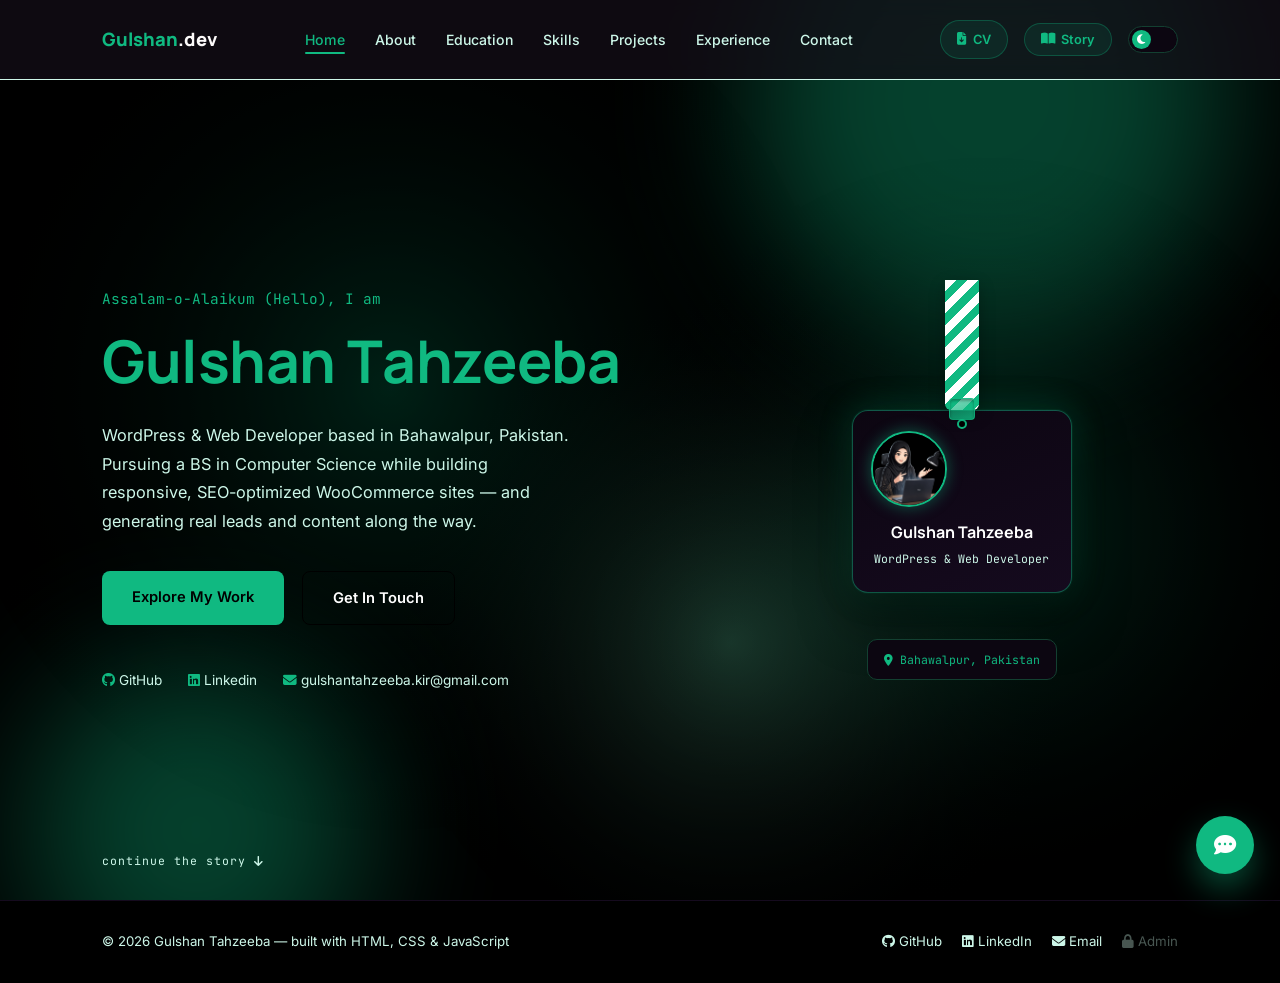
<file: index.html>
<!DOCTYPE html>
<html lang="en">

<head>
  <meta charset="UTF-8">
  <meta name="viewport" content="width=device-width, initial-scale=1.0">
  <title>Gulshan Tahzeeba — WordPress & Web Developer</title>
  <!-- Browser Tab Favicon (With Border) -->
  <link rel="icon" type="image/svg+xml"
    href="data:image/svg+xml,<svg xmlns='http://www.w3.org/2000/svg' viewBox='0 0 512 512'><circle cx='256' cy='256' r='200' fill='%23d9f8e4' stroke='%2310b981' stroke-width='24'/><circle cx='256' cy='256' r='90' fill='%2310b981'/></svg>">
  <link rel="preconnect" href="https://fonts.googleapis.com">
  <link
    href="https://fonts.googleapis.com/css2?family=Manrope:wght@500;700;800&family=Inter:wght@400;500;600&family=JetBrains+Mono:wght@400;500;600&display=swap"
    rel="stylesheet">
  <link rel="stylesheet" href="https://cdnjs.cloudflare.com/ajax/libs/font-awesome/6.5.1/css/all.min.css">
  <link rel="stylesheet" href="style.css">
</head>

<body>

  <div class="page-loader" id="pageLoader">
    <div class="loader-inner">
      <div class="loader-avatar-ring">
        <img src="assets/Hero.png" alt="Loading">
      </div>
      <span class="loader-text">loading&hellip;</span>
    </div>
  </div>

  <!-- ============ NAVBAR ============ -->
  <nav class="navbar">
    <a href="index.html" class="logo">Gulshan<span class="logo-dot">.dev</span></a>

    <ul class="nav-links" id="navLinks">
      <li><a href="index.html" class="active-link">Home</a></li>
      <li><a href="about.html">About</a></li>
      <li><a href="education.html">Education</a></li>
      <li><a href="skills.html">Skills</a></li>
      <li><a href="projects.html">Projects</a></li>
      <li><a href="experience.html">Experience</a></li>
      <li><a href="contact.html">Contact</a></li>
    </ul>

    <div class="nav-actions">
      <a class="mode-btn" href="assets/CV.pdf" download="Gulshan-Tahzeeba-CV.pdf" aria-label="Download CV"><i
          class="fa-solid fa-file-arrow-down"></i> CV</a>
      <button class="mode-btn" id="storyModeBtn" aria-label="Open story mode"><i class="fa-solid fa-book-open"></i>
        Story</button>
      <button class="theme-toggle" id="themeToggle" aria-label="Toggle dark and light mode">
        <span class="toggle-track">
          <span class="toggle-thumb" id="toggleThumb"><i class="fa-solid fa-moon"></i></span>
        </span>
      </button>
      <button class="hamburger" id="hamburger" aria-label="Open menu">
        <span></span><span></span><span></span>
      </button>
    </div>
  </nav>

  <!-- ============ STORY MODE OVERLAY ============ -->
  <div class="story-overlay" id="storyOverlay">
    <div class="story-progress" id="storyProgress"></div>
    <span class="story-slide-counter" id="storyCounter">1 / 11</span>
    <button class="story-close" id="storyClose" aria-label="Close story, go to portfolio"><i
        class="fa-solid fa-xmark"></i> Portfolio Mode</button>
    <div class="story-stage" id="storyStage">
      <!-- slides injected by JS -->
    </div>
    <p class="story-tap-hint">tap sides or use arrow keys to navigate</p>
    <button class="story-nav story-nav-prev" id="storyPrev" aria-label="Previous slide"><i
        class="fa-solid fa-chevron-left"></i></button>
    <button class="story-nav story-nav-next" id="storyNext" aria-label="Next slide"><i
        class="fa-solid fa-chevron-right"></i></button>
  </div>

  <section class="hero" id="home">
    <div class="hero-aurora"><span class="aurora-1"></span><span class="aurora-2"></span><canvas
        class="color-bends-canvas"></canvas></div>
    <div class="hero-inner">

      <div class="hero-text">
        <p class="hero-greeting" data-edit="hero-greeting">Assalam-o-Alaikum (Hello), I am</p>
        <h1 class="hero-name split-text">Gulshan Tahzeeba</h1>
        <p class="hero-desc" data-edit="hero-desc">
          WordPress &amp; Web Developer based in Bahawalpur, Pakistan. Pursuing a
          BS in Computer Science while building responsive, SEO-optimized
          WooCommerce sites &mdash; and generating real leads and content along the way.
        </p>
        <!-- <p class="hero-desc" style="margin-top:-24px; display:flex; align-items:center; gap:8px;">
          <i class="fa-solid fa-briefcase icon"></i>
          <span class="shiny-text" style="font-family:'JetBrains Mono', monospace; font-weight:600;"
            data-edit="hero-currently">Currently: Intern at Vartex Soft, Bahawalpur</span>
        </p> -->

        <div class="hero-cta">
          <a href="projects.html" class="btn btn-primary magnetic">Explore My Work</a>
          <a href="contact.html" class="btn btn-outline magnetic">Get In Touch</a>
        </div>

        <div class="hero-quicklinks">
          <a href="https://github.com/gulshantahzeeba-57" target="_blank" rel="noopener"><i
              class="fa-brands fa-github icon"></i> GitHub</a>
          <a href="https://www.linkedin.com/in/gulshan-tahzeeba-a3408042b/" target="_blank" rel="noopener"><i
              class="fa-brands fa-linkedin icon"></i> Linkedin</a>
          <a href="mailto:gulshantahzeeba.kir@gmail.com"><i class="fa-solid fa-envelope icon"></i>
            gulshantahzeeba.kir@gmail.com</a>
        </div>
      </div>

      <div class="hero-visual">
        <div class="lanyard-wrap idle-swing">
          <div class="lanyard-strap"></div>
          <div class="lanyard-clip"></div>
          <div class="lanyard-card">
            <div class="lanyard-hole"></div>
            <img src="assets/Hero.png" alt="Illustration of Gulshan at her desk">
            <h4>Gulshan Tahzeeba</h4>
            <p>WordPress & Web Developer</p>
          </div>
        </div>
        <div class="hero-badge"><i class="fa-solid fa-location-dot icon"></i> <span
            data-edit="hero-location">Bahawalpur, Pakistan</span></div>
      </div>

    </div>
    <a href="#" id="continueStoryLink" class="scroll-cue">continue the story <i class="fa-solid fa-arrow-down"></i></a>
  </section>


  <footer class="footer">
    <p data-edit="footer-copyright">&copy; 2026 Gulshan Tahzeeba &mdash; built with HTML, CSS &amp; JavaScript</p>
    <div class="footer-socials">
      <a href="https://github.com/gulshantahzeeba-57" target="_blank" rel="noopener"><i class="fa-brands fa-github"></i>
        GitHub</a>
      <a href="https://www.linkedin.com/in/gulshan-tahzeeba-a3408042b/" target="_blank" rel="noopener"><i
          class="fa-brands fa-linkedin"></i>
        LinkedIn</a>
      <a href="mailto:gulshantahzeeba.kir@gmail.com"><i class="fa-solid fa-envelope"></i> Email</a>
      <a href="admin.html" style="opacity:.35;"><i class="fa-solid fa-lock"></i> Admin</a>
    </div>
  </footer>

  <!-- ============ CHATBOT WIDGET ============ -->
  <button class="chat-fab" id="chatFab" aria-label="Open chat assistant">
    <i class="fa-solid fa-comment-dots"></i>
  </button>

  <div class="chat-window" id="chatWindow">
    <div class="chat-header">
      <span class="chat-header-title">Ask about Gulshan</span>
      <button class="chat-close" id="chatClose" aria-label="Close chat">×</button>
    </div>
    <div class="chat-messages" id="chatMessages">
      <div class="chat-msg bot">
        Hi! Ask me about Gulshan's skills, projects, education, experience, or how to get in touch.
      </div>
    </div>
    <div class="chat-input-row">
      <input type="text" id="chatInput" placeholder="Type a message..." autocomplete="off">
      <button id="chatSend" aria-label="Send message"><i class="fa-solid fa-paper-plane"></i></button>
    </div>
  </div>

  <script src="content-apply.js"></script>
  <script src="custom-cursor.js"></script>
  <script src="script.js"></script>
</body>

</html>
</file>
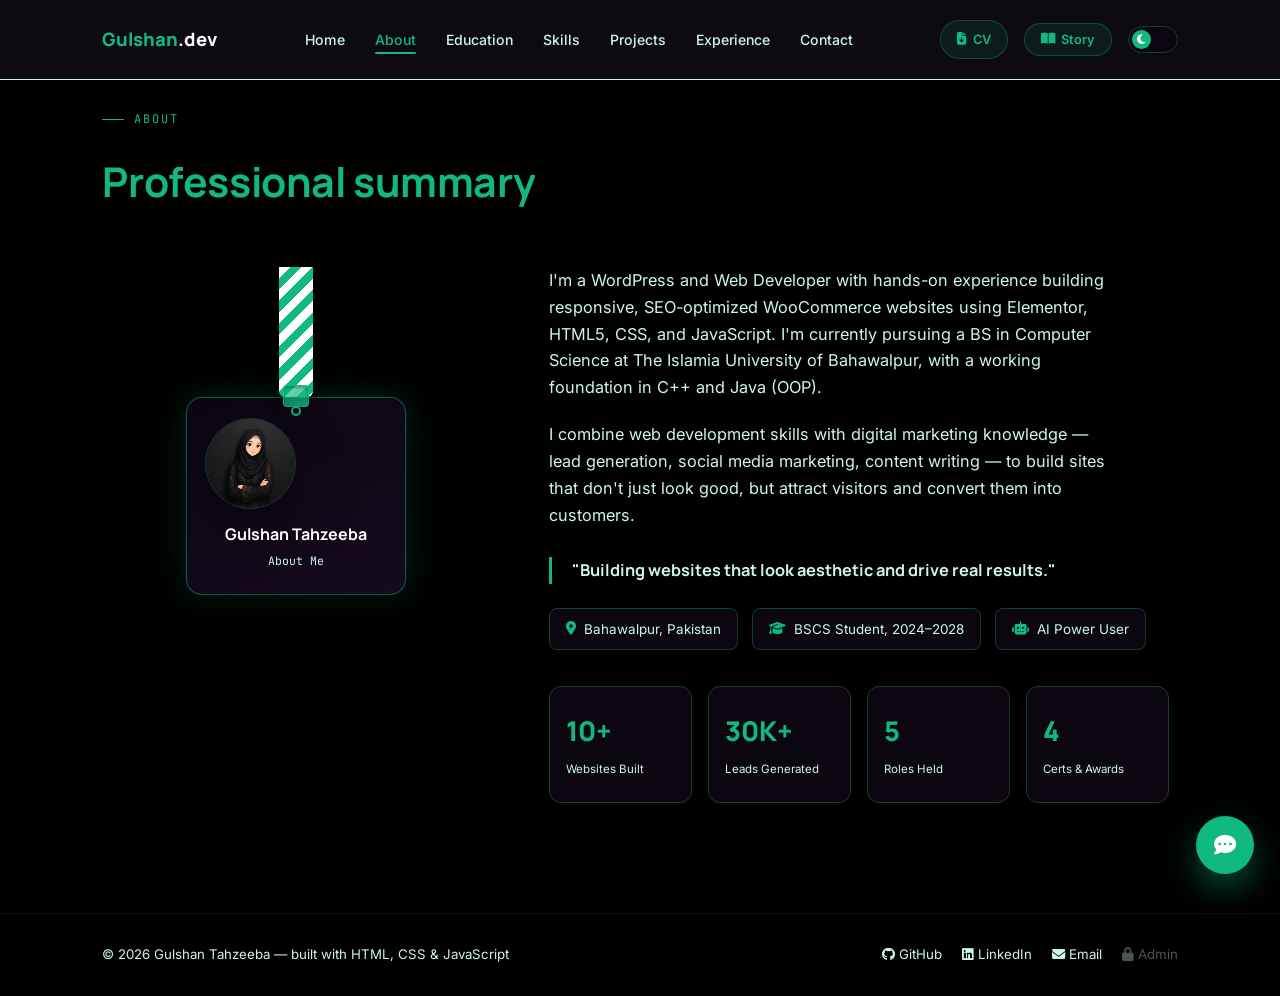
<file: about.html>
<!DOCTYPE html>
<html lang="en">

<head>
  <meta charset="UTF-8">
  <meta name="viewport" content="width=device-width, initial-scale=1.0">
  <title>About — Gulshan Tahzeeba</title>
  <!-- Browser Tab Favicon (With Border) -->
  <link rel="icon" type="image/svg+xml"
    href="data:image/svg+xml,<svg xmlns='http://www.w3.org/2000/svg' viewBox='0 0 512 512'><circle cx='256' cy='256' r='200' fill='%23d9f8e4' stroke='%2310b981' stroke-width='24'/><circle cx='256' cy='256' r='90' fill='%2310b981'/></svg>">
  <link rel="preconnect" href="https://fonts.googleapis.com">
  <link
    href="https://fonts.googleapis.com/css2?family=Manrope:wght@500;700;800&family=Inter:wght@400;500;600&family=JetBrains+Mono:wght@400;500;600&display=swap"
    rel="stylesheet">
  <link rel="stylesheet" href="https://cdnjs.cloudflare.com/ajax/libs/font-awesome/6.5.1/css/all.min.css">
  <link rel="stylesheet" href="style.css">
</head>

<body>

  <div class="page-loader" id="pageLoader">
    <div class="loader-inner">
      <div class="loader-avatar-ring">
        <img src="assets/Hero.png" alt="Loading">
      </div>
      <span class="loader-text">loading&hellip;</span>
    </div>
  </div>

  <!-- ============ NAVBAR ============ -->
  <nav class="navbar">
    <a href="index.html" class="logo">Gulshan<span class="logo-dot">.dev</span></a>

    <ul class="nav-links" id="navLinks">
      <li><a href="index.html">Home</a></li>
      <li><a href="about.html" class="active-link">About</a></li>
      <li><a href="education.html">Education</a></li>
      <li><a href="skills.html">Skills</a></li>
      <li><a href="projects.html">Projects</a></li>
      <li><a href="experience.html">Experience</a></li>
      <li><a href="contact.html">Contact</a></li>
    </ul>

    <div class="nav-actions">
      <a class="mode-btn" href="assets/CV.pdf" download="Gulshan-Tahzeeba-CV.pdf" aria-label="Download CV"><i
          class="fa-solid fa-file-arrow-down"></i> CV</a>
      <button class="mode-btn" id="storyModeBtn" aria-label="Open story mode"><i class="fa-solid fa-book-open"></i>
        Story</button>
      <button class="theme-toggle" id="themeToggle" aria-label="Toggle dark and light mode">
        <span class="toggle-track">
          <span class="toggle-thumb" id="toggleThumb"><i class="fa-solid fa-moon"></i></span>
        </span>
      </button>
      <button class="hamburger" id="hamburger" aria-label="Open menu">
        <span></span><span></span><span></span>
      </button>
    </div>
  </nav>

  <!-- ============ STORY MODE OVERLAY ============ -->
  <div class="story-overlay" id="storyOverlay">
    <div class="story-progress" id="storyProgress"></div>
    <span class="story-slide-counter" id="storyCounter">1 / 11</span>
    <button class="story-close" id="storyClose" aria-label="Close story, go to portfolio"><i
        class="fa-solid fa-xmark"></i> Portfolio Mode</button>
    <div class="story-stage" id="storyStage">
      <!-- slides injected by JS -->
    </div>
    <p class="story-tap-hint">tap sides or use arrow keys to navigate</p>
    <button class="story-nav story-nav-prev" id="storyPrev" aria-label="Previous slide"><i
        class="fa-solid fa-chevron-left"></i></button>
    <button class="story-nav story-nav-next" id="storyNext" aria-label="Next slide"><i
        class="fa-solid fa-chevron-right"></i></button>
  </div>

  <section class="about" id="about">
    <p class="eyebrow">About</p>
    <h2 class="section-title split-text">Professional summary</h2>

    <div class="about-grid">
      <div class="about-image">
        <div class="lanyard-wrap idle-swing">
          <div class="lanyard-strap"></div>
          <div class="lanyard-clip"></div>
          <div class="lanyard-card">
            <div class="lanyard-hole"></div>
            <img src="assets/About.png" alt="Portrait illustration of Gulshan">
            <h4>Gulshan Tahzeeba</h4>
            <p>About Me</p>
          </div>
        </div>
      </div>

      <div class="about-text">
        <p data-edit="about-para-1">
          I'm a WordPress and Web Developer with hands-on experience building
          responsive, SEO-optimized WooCommerce websites using Elementor,
          HTML5, CSS, and JavaScript. I'm currently pursuing a BS in Computer
          Science at The Islamia University of Bahawalpur, with a working
          foundation in C++ and Java (OOP).
        </p>
        <p data-edit="about-para-2">
          I combine web development skills with digital marketing knowledge
          &mdash; lead generation, social media marketing, content writing &mdash; to
          build sites that don't just look good, but attract visitors and
          convert them into customers.
        </p>

        <p class="about-quote" data-edit="about-quote">
          "Building websites that look aesthetic and drive real results."
        </p>

        <div class="about-meta">
          <span class="meta-chip"><i class="fa-solid fa-location-dot icon"></i> Bahawalpur, Pakistan</span>
          <span class="meta-chip"><i class="fa-solid fa-graduation-cap icon"></i> BSCS Student, 2024&ndash;2028</span>
          <span class="meta-chip"><i class="fa-solid fa-robot icon"></i> AI Power User</span>
        </div>

        <div class="about-stats">
          <div class="stat-card spotlight-card">
            <span class="stat-number" data-count="10" data-suffix="+">0</span>
            <span class="stat-label">Websites Built</span>
          </div>
          <div class="stat-card spotlight-card">
            <span class="stat-number" data-count="30" data-suffix="K+">0</span>
            <span class="stat-label">Leads Generated</span>
          </div>
          <div class="stat-card spotlight-card">
            <span class="stat-number" data-count="5" data-suffix="">0</span>
            <span class="stat-label">Roles Held</span>
          </div>
          <div class="stat-card spotlight-card">
            <span class="stat-number" data-count="4" data-suffix="">0</span>
            <span class="stat-label">Certs &amp; Awards</span>
          </div>
        </div>
      </div>
    </div>
  </section>


  <footer class="footer">
    <p data-edit="footer-copyright">&copy; 2026 Gulshan Tahzeeba &mdash; built with HTML, CSS &amp; JavaScript</p>
    <div class="footer-socials">
      <a href="https://github.com/gulshantahzeeba-57" target="_blank" rel="noopener"><i class="fa-brands fa-github"></i>
        GitHub</a>
      <a href="https://www.linkedin.com/in/gulshan-tahzeeba-a3408042b/" target="_blank" rel="noopener"><i
          class="fa-brands fa-linkedin"></i>
        LinkedIn</a>
      <a href="mailto:gulshantahzeeba.kir@gmail.com"><i class="fa-solid fa-envelope"></i> Email</a>
      <a href="admin.html" style="opacity:.35;"><i class="fa-solid fa-lock"></i> Admin</a>
    </div>
  </footer>

  <!-- ============ CHATBOT WIDGET ============ -->
  <button class="chat-fab" id="chatFab" aria-label="Open chat assistant">
    <i class="fa-solid fa-comment-dots"></i>
  </button>

  <div class="chat-window" id="chatWindow">
    <div class="chat-header">
      <span class="chat-header-title">Ask about Gulshan</span>
      <button class="chat-close" id="chatClose" aria-label="Close chat">×</button>
    </div>
    <div class="chat-messages" id="chatMessages">
      <div class="chat-msg bot">
        Hi! Ask me about Gulshan's skills, projects, education, experience, or how to get in touch.
      </div>
    </div>
    <div class="chat-input-row">
      <input type="text" id="chatInput" placeholder="Type a message..." autocomplete="off">
      <button id="chatSend" aria-label="Send message"><i class="fa-solid fa-paper-plane"></i></button>
    </div>
  </div>

  <script src="content-apply.js"></script>
  <script src="custom-cursor.js"></script>
  <script src="script.js"></script>
</body>

</html>
</file>
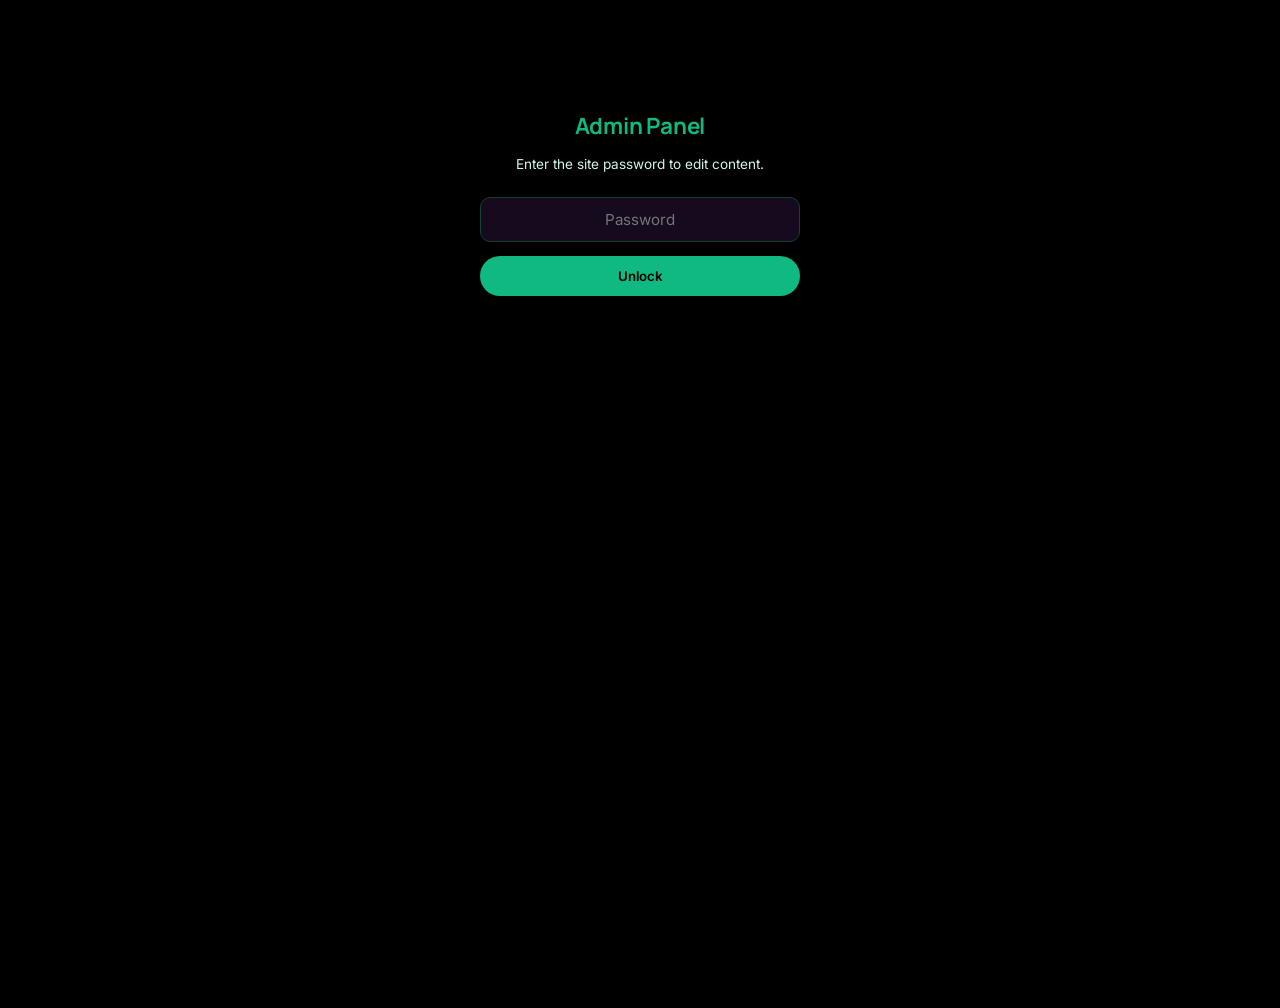
<file: admin.html>
<!DOCTYPE html>
<html lang="en">

<head>
  <meta charset="UTF-8">
  <meta name="viewport" content="width=device-width, initial-scale=1.0">
  <title>Admin Panel — Gulshan Tahzeeba</title>
  <!-- Browser Tab Favicon (With Border) -->
  <link rel="icon" type="image/svg+xml"
    href="data:image/svg+xml,<svg xmlns='http://www.w3.org/2000/svg' viewBox='0 0 512 512'><circle cx='256' cy='256' r='200' fill='%23d9f8e4' stroke='%2310b981' stroke-width='24'/><circle cx='256' cy='256' r='90' fill='%2310b981'/></svg>">
  <meta name="robots" content="noindex, nofollow">
  <link rel="preconnect" href="https://fonts.googleapis.com">
  <link
    href="https://fonts.googleapis.com/css2?family=Manrope:wght@500;700;800&family=Inter:wght@400;500;600&family=JetBrains+Mono:wght@400;500;600&display=swap"
    rel="stylesheet">
  <link rel="stylesheet" href="https://cdnjs.cloudflare.com/ajax/libs/font-awesome/6.5.1/css/all.min.css">
  <link rel="stylesheet" href="style.css">
  <script src="projects-data.js"></script>
  <style>
    html,
    body {
      height: 100%;
    }

    body.admin-body {
      min-height: 100vh;
      background: #000000;
    }

    /* ---- layout shell ---- */
    .admin-shell {
      display: flex;
      min-height: 100vh;
    }

    .admin-sidebar {
      width: 240px;
      flex-shrink: 0;
      background: #0c0611;
      border-right: 1px solid #134031;
      padding: 26px 16px;
      position: sticky;
      top: 0;
      height: 100vh;
      display: flex;
      flex-direction: column;
    }

    .admin-sidebar .logo {
      display: block;
      padding: 0 10px 22px;
      font-family: 'Manrope', sans-serif;
      font-weight: 800;
      font-size: 1.15rem;
      color: #10B981;
      text-decoration: none;
      border-bottom: 1px solid #134031;
      margin-bottom: 18px;
    }

    .admin-sidebar .logo .logo-dot {
      color: #10B981;
    }

    .admin-nav-item {
      display: flex;
      align-items: center;
      gap: 10px;
      width: 100%;
      text-align: left;
      background: none;
      border: none;
      padding: 11px 12px;
      border-radius: 10px;
      font-family: 'Inter', sans-serif;
      font-size: 0.87rem;
      font-weight: 500;
      color: #cdf7e9;
      cursor: pointer;
      margin-bottom: 4px;
    }

    .admin-nav-item i {
      width: 18px;
      text-align: center;
      color: #10B981;
    }

    .admin-nav-item:hover {
      background: #150a1e;
      color: #ffffff;
    }

    .admin-nav-item.active {
      background: rgba(16, 185, 129, 0.12);
      color: #ffffff;
      font-weight: 600;
    }

    .admin-nav-item .badge {
      margin-left: auto;
      background: #10B981;
      color: #000000;
      font-size: 0.68rem;
      font-weight: 700;
      padding: 1px 7px;
      border-radius: 10px;
    }

    .admin-sidebar-footer {
      margin-top: auto;
      padding-top: 16px;
      border-top: 1px solid #134031;
    }

    .admin-sidebar-footer a {
      display: flex;
      align-items: center;
      gap: 8px;
      font-family: 'Inter', sans-serif;
      font-size: 0.82rem;
      color: #cdf7e9;
      text-decoration: none;
      padding: 8px 12px;
    }

    .admin-sidebar-footer a:hover {
      color: #10B981;
    }

    .admin-main {
      flex: 1;
      min-width: 0;
      padding: 36px 40px 80px;
    }

    .admin-panel-view {
      display: none;
    }

    .admin-panel-view.active {
      display: block;
    }

    .admin-page-title {
      font-family: 'Manrope', sans-serif;
      font-size: 1.5rem;
      color: #10B981;
      margin-bottom: 6px;
    }

    .admin-page-sub {
      font-family: 'Inter', sans-serif;
      font-size: 0.85rem;
      color: #cdf7e9;
      margin-bottom: 26px;
    }

    .admin-card {
      background: #0c0611;
      border: 1px solid #134031;
      border-radius: 16px;
      padding: 26px 26px 30px;
      margin-bottom: 24px;
    }

    .admin-card h2 {
      font-family: 'Manrope', sans-serif;
      font-size: 1rem;
      color: #ffffff;
      margin-bottom: 6px;
    }

    .admin-card .admin-card-sub {
      font-family: 'Inter', sans-serif;
      font-size: 0.82rem;
      color: #cdf7e9;
      margin-bottom: 18px;
      line-height: 1.5;
    }

    .admin-field {
      margin-bottom: 16px;
    }

    .admin-field label {
      display: block;
      font-family: 'JetBrains Mono', monospace;
      font-size: 0.72rem;
      letter-spacing: 0.5px;
      text-transform: uppercase;
      color: #10B981;
      margin-bottom: 6px;
    }

    .admin-field input[type="text"],
    .admin-field input[type="email"],
    .admin-field input[type="url"],
    .admin-field input[type="file"],
    .admin-field select,
    .admin-field textarea {
      width: 100%;
      background: #150a1e;
      border: 1px solid #134031;
      border-radius: 10px;
      padding: 10px 14px;
      font-family: 'Inter', sans-serif;
      font-size: 0.9rem;
      color: #ffffff;
    }

    .admin-field textarea {
      resize: vertical;
      min-height: 70px;
    }

    .admin-field input:focus,
    .admin-field select:focus,
    .admin-field textarea:focus {
      outline: none;
      border-color: #10B981;
    }

    .admin-field-row {
      display: grid;
      grid-template-columns: 1fr 1fr;
      gap: 14px;
    }

    .admin-checkbox-row {
      display: flex;
      align-items: center;
      gap: 8px;
      font-family: 'Inter', sans-serif;
      font-size: 0.85rem;
      color: #cdf7e9;
      margin-bottom: 16px;
    }

    .admin-checkbox-row input {
      width: auto;
    }

    .admin-radio-group {
      display: flex;
      gap: 18px;
      margin-bottom: 12px;
      flex-wrap: wrap;
    }

    .admin-radio-group label {
      display: flex;
      align-items: center;
      gap: 6px;
      font-family: 'Inter', sans-serif;
      font-size: 0.85rem;
      color: #ffffff;
      text-transform: none;
      letter-spacing: 0;
      cursor: pointer;
    }

    .admin-radio-group input {
      width: auto;
    }

    .admin-actions {
      display: flex;
      gap: 12px;
      flex-wrap: wrap;
      margin-top: 20px;
    }

    .admin-actions button,
    .admin-actions a.mode-btn {
      font-family: 'Inter', sans-serif;
      font-size: 0.85rem;
      font-weight: 600;
      padding: 11px 22px;
      border-radius: 24px;
      cursor: pointer;
      border: 1px solid #134031;
      background: #150a1e;
      color: #ffffff;
    }

    .admin-actions button.primary {
      background: #10B981;
      color: #000000;
      border-color: #10B981;
    }

    .admin-actions button.danger {
      color: #ff6b6b;
      border-color: rgba(255, 107, 107, 0.4);
      background: none;
    }

    .admin-save-note {
      font-family: 'JetBrains Mono', monospace;
      font-size: 0.75rem;
      color: #10B981;
      margin-top: 12px;
      min-height: 1em;
    }

    .admin-note-box {
      font-family: 'Inter', sans-serif;
      font-size: 0.82rem;
      line-height: 1.6;
      color: #cdf7e9;
      background: #150a1e;
      border: 1px solid #134031;
      border-left: 3px solid #10B981;
      border-radius: 8px;
      padding: 14px 16px;
      margin-bottom: 26px;
    }

    /* ---- stat cards on overview ---- */
    .admin-stats-row {
      display: grid;
      grid-template-columns: repeat(auto-fit, minmax(150px, 1fr));
      gap: 16px;
      margin-bottom: 26px;
    }

    .admin-stat {
      background: #0c0611;
      border: 1px solid #134031;
      border-radius: 14px;
      padding: 18px 20px;
    }

    .admin-stat .num {
      font-family: 'Manrope', sans-serif;
      font-weight: 800;
      font-size: 1.6rem;
      color: #ffffff;
    }

    .admin-stat .lbl {
      font-family: 'Inter', sans-serif;
      font-size: 0.78rem;
      color: #cdf7e9;
    }

    /* ---- list rows (projects / education / certs) ---- */
    .admin-list {
      display: flex;
      flex-direction: column;
      gap: 10px;
    }

    .admin-list-row {
      display: flex;
      align-items: center;
      gap: 14px;
      background: #150a1e;
      border: 1px solid #134031;
      border-radius: 12px;
      padding: 12px 14px;
    }

    .admin-list-row .thumb {
      width: 44px;
      height: 44px;
      border-radius: 8px;
      object-fit: cover;
      background: #0c0611;
      flex-shrink: 0;
    }

    .admin-list-row .thumb-fallback {
      width: 44px;
      height: 44px;
      border-radius: 8px;
      background: rgba(16, 185, 129, 0.12);
      color: #10B981;
      display: flex;
      align-items: center;
      justify-content: center;
      font-size: 0.9rem;
      flex-shrink: 0;
    }

    .admin-list-row .info {
      flex: 1;
      min-width: 0;
    }

    .admin-list-row .info h4 {
      font-family: 'Inter', sans-serif;
      font-size: 0.88rem;
      color: #ffffff;
      margin: 0 0 2px;
      white-space: nowrap;
      overflow: hidden;
      text-overflow: ellipsis;
    }

    .admin-list-row .info p {
      font-family: 'JetBrains Mono', monospace;
      font-size: 0.72rem;
      color: #cdf7e9;
      margin: 0;
    }

    .admin-list-row .del-btn {
      background: none;
      border: 1px solid rgba(255, 107, 107, 0.35);
      color: #ff6b6b;
      border-radius: 8px;
      padding: 6px 10px;
      cursor: pointer;
      font-size: 0.8rem;
      flex-shrink: 0;
    }

    .admin-list-empty {
      font-family: 'Inter', sans-serif;
      font-size: 0.85rem;
      color: #cdf7e9;
      padding: 10px 2px;
    }

    /* ---- messages ---- */
    .msg-row {
      background: #150a1e;
      border: 1px solid #134031;
      border-radius: 12px;
      padding: 14px 16px;
      margin-bottom: 10px;
      cursor: pointer;
    }

    .msg-row.unread {
      border-left: 3px solid #10B981;
    }

    .msg-row-top {
      display: flex;
      justify-content: space-between;
      gap: 10px;
      font-family: 'Inter', sans-serif;
      margin-bottom: 4px;
    }

    .msg-row-top .who {
      font-weight: 700;
      color: #ffffff;
      font-size: 0.9rem;
    }

    .msg-row-top .when {
      font-size: 0.72rem;
      color: #cdf7e9;
      flex-shrink: 0;
    }

    .msg-row .snippet {
      font-family: 'Inter', sans-serif;
      font-size: 0.83rem;
      color: #cdf7e9;
      white-space: nowrap;
      overflow: hidden;
      text-overflow: ellipsis;
    }

    .msg-detail h3 {
      font-family: 'Manrope', sans-serif;
      font-size: 1.05rem;
      color: #ffffff;
      margin-bottom: 4px;
    }

    .msg-detail .meta {
      font-family: 'JetBrains Mono', monospace;
      font-size: 0.75rem;
      color: #10B981;
      margin-bottom: 16px;
    }

    .msg-detail .body-text {
      font-family: 'Inter', sans-serif;
      font-size: 0.9rem;
      color: #ffffff;
      line-height: 1.7;
      white-space: pre-wrap;
      margin-bottom: 20px;
    }

    /* ---- login gate ---- */
    .admin-login-screen {
      max-width: 360px;
      margin: 12vh auto 0;
      text-align: center;
      padding: 0 20px;
    }

    .admin-login-screen h1 {
      font-family: 'Manrope', sans-serif;
      font-size: 1.4rem;
      color: #10B981;
      margin-bottom: 8px;
    }

    .admin-login-screen p {
      font-family: 'Inter', sans-serif;
      font-size: 0.85rem;
      color: #cdf7e9;
      margin-bottom: 22px;
    }

    .admin-login-screen input {
      width: 100%;
      background: #150a1e;
      border: 1px solid #134031;
      border-radius: 10px;
      padding: 12px 16px;
      font-family: 'Inter', sans-serif;
      font-size: 0.95rem;
      color: #ffffff;
      text-align: center;
      margin-bottom: 14px;
    }

    .admin-login-screen button {
      width: 100%;
      padding: 12px 16px;
      border-radius: 24px;
      background: #10B981;
      color: #000000;
      border: none;
      font-family: 'Inter', sans-serif;
      font-weight: 600;
      cursor: pointer;
    }

    .admin-login-error {
      color: #ff6b6b;
      font-family: 'JetBrains Mono', monospace;
      font-size: 0.75rem;
      margin-top: 10px;
      min-height: 1em;
    }

    #adminShell {
      display: none;
    }

    @media (max-width: 860px) {
      .admin-shell {
        flex-direction: column;
      }

      .admin-sidebar {
        width: 100%;
        height: auto;
        position: relative;
        flex-direction: row;
        flex-wrap: wrap;
      }

      .admin-sidebar .logo {
        display: none;
      }

      .admin-sidebar-footer {
        display: none;
      }

      .admin-main {
        padding: 24px 18px 60px;
      }

      .admin-field-row {
        grid-template-columns: 1fr;
      }
    }

    /* =========================================================
     LIGHT MODE — this panel has its own self-contained <style>
     block (not the shared style.css color system), so it needs
     its own light-mode overrides too.
  ========================================================= */
    body.admin-body.light-mode {
      background: #dcf2eb;
    }

    body.light-mode .admin-sidebar {
      background: #ffffff;
      border-right: 1px solid #bfe6d8;
    }

    body.light-mode .admin-sidebar .logo {
      border-bottom: 1px solid #bfe6d8;
    }

    body.light-mode .admin-nav-item {
      color: #3d5c50;
    }

    body.light-mode .admin-nav-item:hover {
      background: #eaf7f1;
      color: #0a2a1f;
    }

    body.light-mode .admin-nav-item.active {
      background: rgba(3, 148, 100, 0.12);
      color: #0a2a1f;
    }

    body.light-mode .admin-nav-item .badge {
      background: #039464;
      color: #ffffff;
    }

    body.light-mode .admin-sidebar-footer {
      border-top: 1px solid #bfe6d8;
    }

    body.light-mode .admin-sidebar-footer a {
      color: #3d5c50;
    }

    body.light-mode .admin-sidebar-footer a:hover {
      color: #039464;
    }

    body.light-mode .admin-page-title,
    body.light-mode .admin-field label,
    body.light-mode .admin-save-note {
      color: #039464;
    }

    body.light-mode .admin-page-sub,
    body.light-mode .admin-card .admin-card-sub,
    body.light-mode .admin-checkbox-row,
    body.light-mode .admin-stat .lbl,
    body.light-mode .admin-list-row .info p,
    body.light-mode .admin-list-empty,
    body.light-mode .msg-row-top .when,
    body.light-mode .msg-row .snippet {
      color: #3d5c50;
    }

    body.light-mode .admin-card,
    body.light-mode .admin-stat {
      background: #ffffff;
      border: 1px solid #bfe6d8;
    }

    body.light-mode .admin-card h2,
    body.light-mode .admin-stat .num,
    body.light-mode .admin-list-row .info h4,
    body.light-mode .msg-row-top .who,
    body.light-mode .msg-detail h3,
    body.light-mode .msg-detail .body-text,
    body.light-mode .admin-radio-group label {
      color: #0a2a1f;
    }

    body.light-mode .admin-field input[type="text"],
    body.light-mode .admin-field input[type="email"],
    body.light-mode .admin-field input[type="url"],
    body.light-mode .admin-field input[type="file"],
    body.light-mode .admin-field select,
    body.light-mode .admin-field textarea,
    body.light-mode .admin-login-screen input {
      background: #eaf7f1;
      border: 1px solid #bfe6d8;
      color: #0a2a1f;
    }

    body.light-mode .admin-field input:focus,
    body.light-mode .admin-field select:focus,
    body.light-mode .admin-field textarea:focus {
      border-color: #039464;
    }

    body.light-mode .admin-actions button,
    body.light-mode .admin-actions a.mode-btn {
      border: 1px solid #bfe6d8;
      background: #eaf7f1;
      color: #0a2a1f;
    }

    body.light-mode .admin-actions button.primary {
      background: #039464;
      color: #ffffff;
      border-color: #039464;
    }

    body.light-mode .admin-note-box {
      color: #3d5c50;
      background: #eaf7f1;
      border: 1px solid #bfe6d8;
      border-left: 3px solid #039464;
    }

    body.light-mode .admin-list-row,
    body.light-mode .msg-row {
      background: #eaf7f1;
      border: 1px solid #bfe6d8;
    }

    body.light-mode .admin-list-row .thumb {
      background: #ffffff;
    }

    body.light-mode .admin-list-row .thumb-fallback {
      background: rgba(3, 148, 100, 0.12);
      color: #039464;
    }

    body.light-mode .msg-row.unread {
      border-left: 3px solid #039464;
    }

    body.light-mode .msg-detail .meta {
      color: #039464;
    }

    body.light-mode .admin-login-screen h1 {
      color: #039464;
    }

    body.light-mode .admin-login-screen p {
      color: #3d5c50;
    }

    body.light-mode .admin-login-screen button {
      background: #039464;
      color: #ffffff;
    }
  </style>
</head>

<body class="admin-body">

  <div id="fileProtocolWarning"
    style="display:none; position:sticky; top:0; z-index:5000; background:#ff6b6b; color:#1a0000; padding:16px 24px; font-family:'Inter',sans-serif; font-size:0.92rem; line-height:1.6; text-align:center; box-shadow:0 4px 20px rgba(0,0,0,0.3);">
    <strong>⚠ Storage is blocked on this page — nothing you add or edit here will be saved.</strong><br>
    This almost always happens because the file was opened directly (double-clicked) instead of through a
    server. <strong>Fix:</strong> open a terminal in this folder and run <code
      style="background:rgba(0,0,0,0.12); padding:2px 6px; border-radius:4px;">python -m http.server</code>,
    then visit <code
      style="background:rgba(0,0,0,0.12); padding:2px 6px; border-radius:4px;">http://localhost:8000/admin.html</code>
    in your browser instead. Real hosting (Netlify, Vercel, GitHub Pages) fixes this permanently.
  </div>

  <!-- ============ LOGIN GATE ============ -->
  <div class="admin-login-screen" id="adminLogin">
    <h1>Admin Panel</h1>
    <p>Enter the site password to edit content.</p>
    <input type="password" id="adminPassword" placeholder="Password" autocomplete="off">
    <button id="adminLoginBtn">Unlock</button>
    <p class="admin-login-error" id="adminLoginError"></p>
  </div>

  <!-- ============ SHELL ============ -->
  <div class="admin-shell" id="adminShell">

    <aside class="admin-sidebar">
      <a href="index.html" class="logo">Gulshan<span class="logo-dot">.dev</span></a>

      <button class="admin-nav-item active" data-view="overview"><i class="fa-solid fa-gauge"></i> Overview</button>
      <button class="admin-nav-item" data-view="content"><i class="fa-solid fa-pen"></i> Site Content</button>
      <button class="admin-nav-item" data-view="projects"><i class="fa-solid fa-diagram-project"></i> Projects</button>
      <button class="admin-nav-item" data-view="education"><i class="fa-solid fa-graduation-cap"></i> Education</button>
      <button class="admin-nav-item" data-view="skills"><i class="fa-solid fa-layer-group"></i> Skills</button>
      <button class="admin-nav-item" data-view="messages"><i class="fa-solid fa-envelope"></i> Messages <span
          class="badge" id="unreadBadge" style="display:none;">0</span></button>

      <div class="admin-sidebar-footer">
        <button class="admin-nav-item" id="adminThemeToggle" type="button"><i class="fa-solid fa-moon"
            id="adminThemeIcon"></i> <span id="adminThemeLabel">Dark mode</span></button>
        <a href="index.html"><i class="fa-solid fa-arrow-left"></i> Back to site</a>
      </div>
    </aside>

    <main class="admin-main">

      <!-- ============ OVERVIEW ============ -->
      <div class="admin-panel-view active" id="view-overview">
        <h1 class="admin-page-title">Overview</h1>
        <p class="admin-page-sub">A quick look at everything stored for this site, in this browser.</p>

        <div class="admin-note-box">
          <strong>How this admin panel works:</strong> this is a static site with no server or database, so
          there's no real backend to save to. Everything you add here (projects, education, messages) is
          stored in <em>this browser's</em> local storage and appears immediately on the live pages when
          viewed on this device/browser — but it won't be visible to other visitors or other devices. Use the
          Site Content tab's "Export edits" to hand off a JSON snapshot to a developer if you want changes
          made permanent in the actual code.
        </div>

        <div class="admin-stats-row">
          <div class="admin-stat">
            <div class="num" id="statProjects">0</div>
            <div class="lbl">Custom projects</div>
          </div>
          <div class="admin-stat">
            <div class="num" id="statEducation">0</div>
            <div class="lbl">Education entries</div>
          </div>
          <div class="admin-stat">
            <div class="num" id="statCerts">0</div>
            <div class="lbl">Certificates</div>
          </div>
          <div class="admin-stat">
            <div class="num" id="statSkills">0</div>
            <div class="lbl">Custom skills</div>
          </div>
          <div class="admin-stat">
            <div class="num" id="statMessages">0</div>
            <div class="lbl">Messages</div>
          </div>
          <div class="admin-stat">
            <div class="num" id="statUnread">0</div>
            <div class="lbl">Unread messages</div>
          </div>
        </div>
      </div>

      <!-- ============ SITE CONTENT ============ -->
      <div class="admin-panel-view" id="view-content">
        <h1 class="admin-page-title">Site Content</h1>
        <p class="admin-page-sub">Edit the core text on the homepage, About page, Contact page, and footer.</p>

        <form id="contentForm">
          <div class="admin-card">
            <h2>Home — Hero section</h2>
            <div class="admin-field"><label for="hero-greeting">Greeting line</label><input type="text"
                id="hero-greeting" data-key="hero-greeting"></div>
            <div class="admin-field"><label for="hero-desc">Description</label><textarea id="hero-desc"
                data-key="hero-desc"></textarea></div>
            <div class="admin-field"><label for="hero-currently">"Currently" line</label><input type="text"
                id="hero-currently" data-key="hero-currently"></div>
            <div class="admin-field"><label for="hero-location">Location badge</label><input type="text"
                id="hero-location" data-key="hero-location"></div>
          </div>

          <div class="admin-card">
            <h2>About page</h2>
            <div class="admin-field"><label for="about-para-1">Paragraph 1</label><textarea id="about-para-1"
                data-key="about-para-1"></textarea></div>
            <div class="admin-field"><label for="about-para-2">Paragraph 2</label><textarea id="about-para-2"
                data-key="about-para-2"></textarea></div>
            <div class="admin-field"><label for="about-quote">Quote</label><input type="text" id="about-quote"
                data-key="about-quote"></div>
          </div>

          <div class="admin-card">
            <h2>Contact info</h2>
            <div class="admin-field"><label for="contact-location">Location</label><input type="text"
                id="contact-location" data-key="contact-location"></div>
            <div class="admin-field"><label for="contact-phone">Phone</label><input type="text" id="contact-phone"
                data-key="contact-phone"></div>
            <div class="admin-field"><label for="contact-email">Email</label><input type="email" id="contact-email"
                data-key="contact-email"></div>
            <div class="admin-field"><label for="contact-github">GitHub (as displayed)</label><input type="text"
                id="contact-github" data-key="contact-github"></div>
          </div>

          <div class="admin-card">
            <h2>Footer</h2>
            <div class="admin-field"><label for="footer-copyright">Copyright line</label><input type="text"
                id="footer-copyright" data-key="footer-copyright"></div>
          </div>

          <div class="admin-actions">
            <button type="submit" class="primary"><i class="fa-solid fa-floppy-disk"></i> Save changes</button>
            <button type="button" id="exportBtn"><i class="fa-solid fa-download"></i> Export edits (JSON)</button>
            <button type="button" id="resetBtn" class="danger"><i class="fa-solid fa-rotate-left"></i> Reset to
              original</button>
          </div>
          <p class="admin-save-note" id="saveNote"></p>
        </form>
      </div>

      <!-- ============ PROJECTS ============ -->
      <div class="admin-panel-view" id="view-projects">
        <h1 class="admin-page-title">Projects</h1>
        <p class="admin-page-sub">Add a new project card to the public Projects page.</p>

        <div class="admin-card">
          <h2>Existing custom projects</h2>
          <p class="admin-card-sub">Projects you've added from here. Delete removes it from the live page.</p>
          <div class="admin-list" id="projectsList"></div>
        </div>

        <div class="admin-card">
          <h2>Add new project</h2>
          <form id="projectForm">
            <div class="admin-field">
              <label for="proj-title">Project title</label>
              <input type="text" id="proj-title" required>
            </div>

            <div class="admin-field">
              <label for="proj-category">Category</label>
              <select id="proj-category">
                <option value="web">Web Development</option>
                <option value="wordpress">WordPress</option>
                <option value="leadgen">Lead Generation</option>
                <option value="content">Content Writing</option>
                <option value="custom">Custom…</option>
              </select>
            </div>
            <div class="admin-field" id="customCategoryField" style="display:none;">
              <label for="proj-category-custom">Custom category name</label>
              <input type="text" id="proj-category-custom" placeholder="e.g. Mobile Apps">
            </div>

            <div class="admin-field">
              <label for="proj-desc">Description</label>
              <textarea id="proj-desc" placeholder="What this project is / does"></textarea>
            </div>

            <div class="admin-field">
              <label for="proj-tags">Tags (comma separated)</label>
              <input type="text" id="proj-tags" placeholder="HTML, CSS, JS">
            </div>

            <div class="admin-checkbox-row">
              <input type="checkbox" id="proj-no-link">
              <label for="proj-no-link" style="margin:0;">This project has no live link — publish it anyway</label>
            </div>
            <div class="admin-field" id="projUrlField">
              <label for="proj-url">Live project URL (Vercel or any live link)</label>
              <input type="url" id="proj-url" placeholder="https://your-project.vercel.app">
            </div>

            <div class="admin-field">
              <label for="proj-github-url">GitHub repo URL (code) — optional</label>
              <input type="url" id="proj-github-url" placeholder="https://github.com/username/repo">
            </div>

            <label
              style="display:block; font-family:'JetBrains Mono', monospace; font-size:0.72rem; letter-spacing:0.5px; text-transform:uppercase; color:#10B981; margin-bottom:8px;">Project
              image</label>
            <div class="admin-radio-group">
              <label><input type="radio" name="imgSource" value="upload" checked> Upload from computer</label>
              <label><input type="radio" name="imgSource" value="url"> Image URL (from the web)</label>
              <label><input type="radio" name="imgSource" value="none"> No image</label>
            </div>
            <div class="admin-field" id="projImgUploadField">
              <input type="file" id="proj-image-file" accept="image/*">
            </div>
            <div class="admin-field" id="projImgUrlField" style="display:none;">
              <input type="url" id="proj-image-url" placeholder="https://example.com/screenshot.png">
            </div>

            <div class="admin-actions">
              <button type="submit" class="primary" id="projectSubmitBtn"><i class="fa-solid fa-plus"></i> Add
                project</button>
              <button type="button" id="projectCancelEditBtn" style="display:none;"><i class="fa-solid fa-xmark"></i>
                Cancel edit</button>
            </div>
            <p class="admin-save-note" id="projectSaveNote"></p>
          </form>
        </div>
      </div>

      <!-- ============ EDUCATION ============ -->
      <div class="admin-panel-view" id="view-education">
        <h1 class="admin-page-title">Education</h1>
        <p class="admin-page-sub">Add academic timeline entries or certificates/awards to the public Education page.</p>

        <div class="admin-card">
          <h2>Academic timeline</h2>
          <p class="admin-card-sub">Existing entries you've added:</p>
          <div class="admin-list" id="eduList" style="margin-bottom:20px;"></div>

          <form id="eduForm">
            <div class="admin-field-row">
              <div class="admin-field"><label for="edu-date">Date range</label><input type="text" id="edu-date"
                  placeholder="2028 – 2030" required></div>
              <div class="admin-field"><label for="edu-title">Degree / title</label><input type="text" id="edu-title"
                  placeholder="MS Computer Science" required></div>
            </div>
            <div class="admin-field"><label for="edu-institution">Institution</label><input type="text"
                id="edu-institution" placeholder="University name" required></div>
            <div class="admin-actions">
              <button type="submit" class="primary" id="eduSubmitBtn"><i class="fa-solid fa-plus"></i> Add
                education entry</button>
              <button type="button" id="eduCancelEditBtn" style="display:none;"><i class="fa-solid fa-xmark"></i>
                Cancel edit</button>
            </div>
            <p class="admin-save-note" id="eduSaveNote"></p>
          </form>
        </div>

        <div class="admin-card">
          <h2>Certificates &amp; awards</h2>
          <p class="admin-card-sub">Existing certificates you've added:</p>
          <div class="admin-list" id="certList" style="margin-bottom:20px;"></div>

          <form id="certForm">
            <div class="admin-field">
              <label for="cert-icon">Icon</label>
              <select id="cert-icon">
                <option value="fa-trophy">Trophy</option>
                <option value="fa-medal">Medal</option>
                <option value="fa-certificate">Certificate</option>
                <option value="fa-award">Award</option>
                <option value="fa-chart-line">Chart / growth</option>
                <option value="fa-microphone">Microphone</option>
                <option value="fa-star">Star</option>
              </select>
            </div>
            <div class="admin-field"><label for="cert-title">Title</label><input type="text" id="cert-title"
                placeholder="Certificate name" required></div>
            <div class="admin-field"><label for="cert-subtitle">Issuer / detail</label><input type="text"
                id="cert-subtitle" placeholder="Issuing organization — year" required></div>

            <label
              style="display:block; font-family:'JetBrains Mono', monospace; font-size:0.72rem; letter-spacing:0.5px; text-transform:uppercase; color:#10B981; margin-bottom:8px;">Certificate
              image (optional)</label>
            <div class="admin-radio-group">
              <label><input type="radio" name="certImgSource" value="none" checked> No image (use icon)</label>
              <label><input type="radio" name="certImgSource" value="upload"> Upload from computer</label>
              <label><input type="radio" name="certImgSource" value="url"> Image URL</label>
            </div>
            <div class="admin-field" id="certImgUploadField" style="display:none;">
              <input type="file" id="cert-image-file" accept="image/*">
            </div>
            <div class="admin-field" id="certImgUrlField" style="display:none;">
              <input type="url" id="cert-image-url" placeholder="https://example.com/certificate.png">
            </div>

            <div class="admin-actions">
              <button type="submit" class="primary" id="certSubmitBtn"><i class="fa-solid fa-plus"></i> Add
                certificate</button>
              <button type="button" id="certCancelEditBtn" style="display:none;"><i class="fa-solid fa-xmark"></i>
                Cancel edit</button>
            </div>
            <p class="admin-save-note" id="certSaveNote"></p>
          </form>
        </div>
      </div>

      <!-- ============ SKILLS ============ -->
      <div class="admin-panel-view" id="view-skills">
        <h1 class="admin-page-title">Skills</h1>
        <p class="admin-page-sub">Add a new skill card (like "CS Fundamentals") to the Skills page — its tags are
          also added to the scrolling Toolbelt row automatically.</p>

        <div class="admin-card">
          <h2>Existing skill cards</h2>
          <p class="admin-card-sub">Cards added from here. Delete removes it (and its tags) from the live page.</p>
          <div class="admin-list" id="skillsList"></div>
        </div>

        <div class="admin-card">
          <h2>Add new skill card</h2>
          <form id="skillForm">
            <div class="admin-field">
              <label for="skill-icon">Icon</label>
              <select id="skill-icon">
                <option value="fa-solid fa-code">Code</option>
                <option value="fa-brands fa-wordpress">WordPress</option>
                <option value="fa-solid fa-magnifying-glass-chart">Chart / analysis</option>
                <option value="fa-solid fa-hashtag">Hashtag / social</option>
                <option value="fa-solid fa-pen-nib">Pen / writing</option>
                <option value="fa-solid fa-terminal">Terminal</option>
                <option value="fa-solid fa-palette">Design</option>
                <option value="fa-solid fa-database">Database</option>
                <option value="fa-solid fa-mobile-screen">Mobile</option>
                <option value="fa-solid fa-cloud">Cloud</option>
                <option value="fa-solid fa-gears">Gears / tools</option>
                <option value="fa-solid fa-layer-group">Layers</option>
              </select>
            </div>
            <div class="admin-field">
              <label for="skill-title">Title</label>
              <input type="text" id="skill-title" placeholder="e.g. UI/UX Design" required>
            </div>
            <div class="admin-field">
              <label for="skill-desc">Description</label>
              <textarea id="skill-desc" placeholder="One short sentence on what this covers" required></textarea>
            </div>
            <div class="admin-field">
              <label for="skill-tags">Tags (comma separated — these also get added to the Toolbelt)</label>
              <input type="text" id="skill-tags" placeholder="Figma, Wireframing, Prototyping" required>
            </div>
            <div class="admin-actions">
              <button type="submit" class="primary" id="skillSubmitBtn"><i class="fa-solid fa-plus"></i> Add
                skill card</button>
              <button type="button" id="skillCancelEditBtn" style="display:none;"><i class="fa-solid fa-xmark"></i>
                Cancel edit</button>
            </div>
            <p class="admin-save-note" id="skillSaveNote"></p>
          </form>
        </div>
      </div>

      <!-- ============ MESSAGES ============ -->
      <div class="admin-panel-view" id="view-messages">
        <h1 class="admin-page-title">Messages</h1>
        <p class="admin-page-sub">Messages submitted through the Contact form.</p>

        <div class="admin-note-box">
          Because this is a static site, messages only land here when someone submits the contact form
          <em>in this same browser</em> — there's no server collecting messages from every visitor
          automatically. For real visitors elsewhere, the contact form already opens their own email app
          addressed to you, which is the reliable delivery path. "Reply by Email" below opens your email
          app with the reply addressed and quoted — actually sending happens from there, since a static
          site can't send email on its own.
        </div>

        <div class="admin-card">
          <div id="messagesList"></div>
        </div>

        <div class="admin-card" id="messageDetailCard" style="display:none;">
          <div class="msg-detail" id="messageDetail"></div>
        </div>
      </div>

    </main>
  </div>

  <script>
    (function () {
      /* ---------- safe storage helpers (won't throw/crash under file://,
         where many browsers block localStorage/sessionStorage entirely) ---------- */
      function safeGet(storeName, key) {
        try { return window[storeName].getItem(key); } catch (e) { return null; }
      }
      function safeSet(storeName, key, value) {
        try { window[storeName].setItem(key, value); return true; } catch (e) { return false; }
      }

      // Run this FIRST, before anything else touches storage, so the warning
      // banner shows reliably even if every storage call below silently fails.
      (function checkStorageWorks() {
        var warningBox = document.getElementById('fileProtocolWarning');
        var storageBroken = false;
        try {
          localStorage.setItem('gt_storage_test', '1');
          if (localStorage.getItem('gt_storage_test') !== '1') storageBroken = true;
          localStorage.removeItem('gt_storage_test');
        } catch (e) {
          storageBroken = true;
        }
        if ((location.protocol === 'file:' || storageBroken) && warningBox) {
          warningBox.style.display = 'block';
        }
      })();

      /* ---------- theme (shared with the public site via localStorage) ---------- */
      function applyAdminTheme(theme) {
        document.body.classList.toggle('light-mode', theme === 'light');
        var icon = document.getElementById('adminThemeIcon');
        var label = document.getElementById('adminThemeLabel');
        if (icon) icon.className = theme === 'light' ? 'fa-solid fa-sun' : 'fa-solid fa-moon';
        if (label) label.textContent = theme === 'light' ? 'Light mode' : 'Dark mode';
      }
      applyAdminTheme(safeGet('localStorage', 'portfolio-theme') || 'dark');
      document.addEventListener('DOMContentLoaded', function () {
        var themeBtn = document.getElementById('adminThemeToggle');
        if (themeBtn) {
          themeBtn.addEventListener('click', function () {
            var isLight = document.body.classList.contains('light-mode');
            var next = isLight ? 'dark' : 'light';
            applyAdminTheme(next);
            safeSet('localStorage', 'portfolio-theme', next);
          });
        }
      });

      var AUTH_KEY = 'gt_admin_authed';
      // NOTE: client-side-only gate for a static site with no backend — keeps
      // casual visitors out, but isn't real security since the source is visible.
      var ADMIN_PASSWORD = 'gulshan2026';

      var loginScreen = document.getElementById('adminLogin');
      var shell = document.getElementById('adminShell');
      var pwInput = document.getElementById('adminPassword');
      var loginBtn = document.getElementById('adminLoginBtn');
      var loginError = document.getElementById('adminLoginError');

      function showShell() {
        loginScreen.style.display = 'none';
        shell.style.display = 'flex';
        initPanel();
      }
      if (safeGet('sessionStorage', AUTH_KEY) === 'true') showShell();

      loginBtn.addEventListener('click', attemptLogin);
      pwInput.addEventListener('keydown', function (e) { if (e.key === 'Enter') attemptLogin(); });
      function attemptLogin() {
        if (pwInput.value === ADMIN_PASSWORD) {
          safeSet('sessionStorage', AUTH_KEY, 'true');
          showShell();
        } else {
          loginError.textContent = 'Incorrect password.';
        }
      }

      function initPanel() {

        /* ---------- sidebar navigation ---------- */
        var navItems = document.querySelectorAll('.admin-nav-item[data-view]');
        var views = document.querySelectorAll('.admin-panel-view');
        navItems.forEach(function (btn) {
          btn.addEventListener('click', function () {
            navItems.forEach(function (b) { b.classList.remove('active'); });
            btn.classList.add('active');
            var target = btn.getAttribute('data-view');
            views.forEach(function (v) { v.classList.toggle('active', v.id === 'view-' + target); });
            refreshOverview();
          });
        });

        /* ---------- helpers ---------- */
        function readJSON(key, fallback) {
          try { return JSON.parse(localStorage.getItem(key) || JSON.stringify(fallback)); }
          catch (e) { return fallback; }
        }
        function writeJSON(key, value) {
          var ok = safeSet('localStorage', key, JSON.stringify(value));
          if (!ok) {
            var warningBox = document.getElementById('fileProtocolWarning');
            if (warningBox) warningBox.style.display = 'block';
          }
          return ok;
        }
        function escapeHTML(str) {
          var div = document.createElement('div');
          div.textContent = str == null ? '' : String(str);
          return div.innerHTML;
        }
        function uid(prefix) { return prefix + '_' + Date.now() + '_' + Math.floor(Math.random() * 1000); }

        /* ---------- overview stats ---------- */
        function refreshOverview() {
          document.getElementById('statProjects').textContent = readProjects().length;
          document.getElementById('statEducation').textContent = readJSON('gt_custom_education', []).length;
          document.getElementById('statCerts').textContent = readJSON('gt_custom_certs', []).length;
          document.getElementById('statSkills').textContent = readJSON('gt_custom_skill_cards', []).length;
          var msgs = readJSON('gt_messages', []);
          document.getElementById('statMessages').textContent = msgs.length;
          var unread = msgs.filter(function (m) { return !m.read; }).length;
          document.getElementById('statUnread').textContent = unread;
          var badge = document.getElementById('unreadBadge');
          if (unread > 0) { badge.style.display = 'inline-block'; badge.textContent = unread; }
          else { badge.style.display = 'none'; }
        }
        refreshOverview();

        /* ---------- SITE CONTENT (unchanged behavior) ---------- */
        var STORAGE_KEY = 'gt_site_content';
        var defaults = {
          'hero-greeting': 'Assalam-o-Alaikum (Hello), I am',
          'hero-desc': "WordPress & Web Developer based in Bahawalpur, Pakistan. Pursuing a BS in Computer Science while building responsive, SEO-optimized WooCommerce sites — and generating real leads and content along the way.",
          'hero-currently': 'Currently: Intern at Vartex Soft, Bahawalpur',
          'hero-location': 'Bahawalpur, Pakistan',
          'about-para-1': "I'm a WordPress and Web Developer with hands-on experience building responsive, SEO-optimized WooCommerce websites using Elementor, HTML5, CSS, and JavaScript. I'm currently pursuing a BS in Computer Science at The Islamia University of Bahawalpur, with a working foundation in C++ and Java (OOP).",
          'about-para-2': "I combine web development skills with digital marketing knowledge — lead generation, social media marketing, content writing — to build sites that don't just look good, but attract visitors and convert them into customers.",
          'about-quote': '"Building websites that look aesthetic and drive real results."',
          'contact-location': 'Bahawalpur, Pakistan',
          'contact-phone': '+92 346 4355105',
          'contact-email': 'gulshantahzeeba.kir@gmail.com',
          'contact-github': 'github.com/gulshantahzeeba-57',
          'footer-copyright': '© 2026 Gulshan Tahzeeba — built with HTML, CSS & JavaScript'
        };
        function loadFormValues() {
          var saved = readJSON(STORAGE_KEY, {});
          document.querySelectorAll('#contentForm [data-key]').forEach(function (field) {
            var key = field.getAttribute('data-key');
            field.value = (key in saved) ? saved[key] : (defaults[key] || '');
          });
        }
        loadFormValues();

        document.getElementById('contentForm').addEventListener('submit', function (e) {
          e.preventDefault();
          var data = readJSON(STORAGE_KEY, {});
          document.querySelectorAll('#contentForm [data-key]').forEach(function (field) {
            data[field.getAttribute('data-key')] = field.value;
          });
          writeJSON(STORAGE_KEY, data);
          var note = document.getElementById('saveNote');
          note.textContent = 'Saved — reload any site page (in this browser) to see the changes.';
          setTimeout(function () { note.textContent = ''; }, 4000);
        });
        document.getElementById('exportBtn').addEventListener('click', function () {
          var data = {
            siteContent: readJSON(STORAGE_KEY, {}),
            customProjects: readProjects(),
            customEducation: readJSON('gt_custom_education', []),
            customCerts: readJSON('gt_custom_certs', []),
            customSkills: readJSON('gt_custom_skills', []),
            customSkillCards: readJSON('gt_custom_skill_cards', [])
          };
          var blob = new Blob([JSON.stringify(data, null, 2)], { type: 'application/json' });
          var url = URL.createObjectURL(blob);
          var a = document.createElement('a');
          a.href = url; a.download = 'site-content-edits.json'; a.click();
          URL.revokeObjectURL(url);
        });
        document.getElementById('resetBtn').addEventListener('click', function () {
          if (!confirm('Reset all text edits back to the original site copy? (This does not remove added projects/education.)')) return;
          try { localStorage.removeItem(STORAGE_KEY); } catch (e) { /* storage unavailable */ }
          loadFormValues();
          var note = document.getElementById('saveNote');
          note.textContent = 'Reset — reload any site page to see the original text again.';
          setTimeout(function () { note.textContent = ''; }, 4000);
        });

        /* ---------- PROJECTS (unified — same "gt_projects" store used on the public site) ---------- */
        function readProjects() {
          var list = readJSON('gt_projects', null);
          if (!list) {
            list = (window.GT_DEFAULT_PROJECTS || []).map(function (p) { return Object.assign({}, p); });
            writeJSON('gt_projects', list);
          }
          return list;
        }
        function writeProjects(list) { writeJSON('gt_projects', list); }

        var categorySelect = document.getElementById('proj-category');
        var customCategoryField = document.getElementById('customCategoryField');
        categorySelect.addEventListener('change', function () {
          customCategoryField.style.display = categorySelect.value === 'custom' ? 'block' : 'none';
        });

        var noLinkBox = document.getElementById('proj-no-link');
        var urlField = document.getElementById('projUrlField');
        noLinkBox.addEventListener('change', function () {
          urlField.style.display = noLinkBox.checked ? 'none' : 'block';
          if (noLinkBox.checked) document.getElementById('proj-url').value = '';
        });

        var uploadField = document.getElementById('projImgUploadField');
        var urlImgField = document.getElementById('projImgUrlField');
        document.querySelectorAll('input[name="imgSource"]').forEach(function (r) {
          r.addEventListener('change', function () {
            var val = document.querySelector('input[name="imgSource"]:checked').value;
            uploadField.style.display = val === 'upload' ? 'block' : 'none';
            urlImgField.style.display = val === 'url' ? 'block' : 'none';
          });
        });

        var categoryLabels = { web: 'Web Development', wordpress: 'WordPress', leadgen: 'Lead Generation', content: 'Content Writing' };
        var editingProjectId = null;
        var projectForm = document.getElementById('projectForm');
        var projectSubmitBtn = document.getElementById('projectSubmitBtn');
        var projectCancelEditBtn = document.getElementById('projectCancelEditBtn');

        function resetProjectForm() {
          editingProjectId = null;
          projectForm.reset();
          customCategoryField.style.display = 'none';
          urlField.style.display = 'block';
          uploadField.style.display = 'block';
          urlImgField.style.display = 'none';
          projectSubmitBtn.innerHTML = '<i class="fa-solid fa-plus"></i> Add project';
          projectCancelEditBtn.style.display = 'none';
        }

        function startEditProject(id) {
          var list = readProjects();
          var p = list.find(function (x) { return x.id === id; });
          if (!p) return;
          editingProjectId = id;
          document.getElementById('proj-title').value = p.title || '';
          categorySelect.value = p.category || 'web';
          customCategoryField.style.display = p.category === 'custom' ? 'block' : 'none';
          document.getElementById('proj-category-custom').value = p.customCategoryName || '';
          document.getElementById('proj-desc').value = p.description || '';
          document.getElementById('proj-tags').value = (p.tags || []).join(', ');
          noLinkBox.checked = !p.liveUrl;
          urlField.style.display = p.liveUrl ? 'block' : 'none';
          document.getElementById('proj-url').value = p.liveUrl || '';
          document.getElementById('proj-github-url').value = p.githubUrl || '';
          // default the image radio to URL if an image already exists, so editing doesn't
          // wipe it out unless the user deliberately changes it
          if (p.image) {
            document.querySelector('input[name="imgSource"][value="url"]').checked = true;
            document.getElementById('proj-image-url').value = p.image;
            uploadField.style.display = 'none';
            urlImgField.style.display = 'block';
          } else {
            document.querySelector('input[name="imgSource"][value="none"]').checked = true;
            uploadField.style.display = 'none';
            urlImgField.style.display = 'none';
          }
          projectSubmitBtn.innerHTML = '<i class="fa-solid fa-check"></i> Update project';
          projectCancelEditBtn.style.display = 'inline-block';
          document.querySelector('#view-projects .admin-card:nth-of-type(2)').scrollIntoView({ behavior: 'smooth', block: 'start' });
        }
        projectCancelEditBtn.addEventListener('click', resetProjectForm);

        function renderProjectsList() {
          var list = readProjects();
          var el = document.getElementById('projectsList');
          if (!list.length) { el.innerHTML = '<p class="admin-list-empty">No projects yet.</p>'; return; }
          el.innerHTML = list.map(function (p) {
            var catLabel = p.category === 'custom' ? (p.customCategoryName || 'Custom') : (categoryLabels[p.category] || p.category);
            var thumb = p.image
              ? '<img class="thumb" src="' + p.image + '" alt="">'
              : '<div class="thumb-fallback"><i class="fa-solid fa-image"></i></div>';
            return '<div class="admin-list-row">' + thumb +
              '<div class="info"><h4>' + escapeHTML(p.title) + '</h4><p>' + escapeHTML(catLabel) + '</p></div>' +
              '<button class="del-btn" data-edit-project="' + p.id + '" style="border-color:rgba(16,185,129,0.4); color:#10B981;"><i class="fa-solid fa-pen"></i></button>' +
              '<button class="del-btn" data-del-project="' + p.id + '"><i class="fa-solid fa-trash"></i></button></div>';
          }).join('');
          el.querySelectorAll('[data-edit-project]').forEach(function (btn) {
            btn.addEventListener('click', function () { startEditProject(btn.getAttribute('data-edit-project')); });
          });
          el.querySelectorAll('[data-del-project]').forEach(function (btn) {
            btn.addEventListener('click', function () {
              if (!confirm('Delete this project? This removes it from the live Projects page too.')) return;
              var id = btn.getAttribute('data-del-project');
              var updated = readProjects().filter(function (p) { return p.id !== id; });
              writeProjects(updated);
              if (editingProjectId === id) resetProjectForm();
              renderProjectsList();
              refreshOverview();
            });
          });
        }
        renderProjectsList();

        projectForm.addEventListener('submit', function (e) {
          e.preventDefault();
          var category = categorySelect.value;
          var customCategoryName = document.getElementById('proj-category-custom').value.trim();
          var title = document.getElementById('proj-title').value.trim();
          var description = document.getElementById('proj-desc').value.trim();
          var tags = document.getElementById('proj-tags').value.split(',').map(function (t) { return t.trim(); }).filter(Boolean);
          var liveUrl = noLinkBox.checked ? '' : document.getElementById('proj-url').value.trim();
          var githubUrl = document.getElementById('proj-github-url').value.trim();
          var imgSourceType = document.querySelector('input[name="imgSource"]:checked').value;

          function saveProject(imageValue) {
            var list = readProjects();
            var data = {
              category: category,
              customCategoryName: category === 'custom' ? (customCategoryName || 'Custom') : '',
              title: title, description: description, tags: tags,
              liveUrl: liveUrl, githubUrl: githubUrl, image: imageValue || ''
            };
            if (editingProjectId) {
              var idx = list.findIndex(function (p) { return p.id === editingProjectId; });
              if (idx > -1) list[idx] = Object.assign({}, list[idx], data);
            } else {
              data.id = uid('proj');
              list.push(data);
            }
            writeProjects(list);
            renderProjectsList();
            refreshOverview();
            var wasEditing = !!editingProjectId;
            resetProjectForm();
            var note = document.getElementById('projectSaveNote');
            note.textContent = (wasEditing ? 'Project updated' : 'Project added') + ' — changes are live on the Projects page in this browser.';
            setTimeout(function () { note.textContent = ''; }, 4000);
          }

          // if editing and the image field was left on "URL" untouched with the same
          // value it started with, or blank, keep whatever was already saved
          if (imgSourceType === 'upload') {
            var file = document.getElementById('proj-image-file').files[0];
            if (file) {
              if (file.size > 1.5 * 1024 * 1024) {
                alert('That image is quite large for local storage (over 1.5MB). Try a smaller/compressed image, or use an Image URL instead.');
                return;
              }
              var reader = new FileReader();
              reader.onload = function () { saveProject(reader.result); };
              reader.readAsDataURL(file);
            } else {
              saveProject('');
            }
          } else if (imgSourceType === 'url') {
            saveProject(document.getElementById('proj-image-url').value.trim());
          } else {
            saveProject('');
          }
        });

        /* ---------- EDUCATION ---------- */
        var editingEduId = null;
        var eduForm = document.getElementById('eduForm');
        var eduSubmitBtn = document.getElementById('eduSubmitBtn');
        var eduCancelEditBtn = document.getElementById('eduCancelEditBtn');

        function resetEduForm() {
          editingEduId = null;
          eduForm.reset();
          eduSubmitBtn.innerHTML = '<i class="fa-solid fa-plus"></i> Add education entry';
          eduCancelEditBtn.style.display = 'none';
        }

        function startEditEdu(id) {
          var list = readJSON('gt_custom_education', []);
          var item = list.find(function (x) { return x.id === id; });
          if (!item) return;
          editingEduId = id;
          document.getElementById('edu-date').value = item.date || '';
          document.getElementById('edu-title').value = item.title || '';
          document.getElementById('edu-institution').value = item.institution || '';
          eduSubmitBtn.innerHTML = '<i class="fa-solid fa-check"></i> Update education entry';
          eduCancelEditBtn.style.display = 'inline-block';
          eduForm.scrollIntoView({ behavior: 'smooth', block: 'start' });
        }
        eduCancelEditBtn.addEventListener('click', resetEduForm);

        function renderEduList() {
          var list = readJSON('gt_custom_education', []);
          var el = document.getElementById('eduList');
          if (!list.length) { el.innerHTML = '<p class="admin-list-empty">No added timeline entries yet.</p>'; return; }
          el.innerHTML = list.map(function (item) {
            return '<div class="admin-list-row"><div class="thumb-fallback"><i class="fa-solid fa-graduation-cap"></i></div>' +
              '<div class="info"><h4>' + escapeHTML(item.title) + '</h4><p>' + escapeHTML(item.date) + '</p></div>' +
              '<button class="del-btn" data-edit-edu="' + item.id + '" style="border-color:rgba(16,185,129,0.4); color:#10B981;"><i class="fa-solid fa-pen"></i></button>' +
              '<button class="del-btn" data-del-edu="' + item.id + '"><i class="fa-solid fa-trash"></i></button></div>';
          }).join('');
          el.querySelectorAll('[data-edit-edu]').forEach(function (btn) {
            btn.addEventListener('click', function () { startEditEdu(btn.getAttribute('data-edit-edu')); });
          });
          el.querySelectorAll('[data-del-edu]').forEach(function (btn) {
            btn.addEventListener('click', function () {
              var id = btn.getAttribute('data-del-edu');
              writeJSON('gt_custom_education', readJSON('gt_custom_education', []).filter(function (i) { return i.id !== id; }));
              if (editingEduId === id) resetEduForm();
              renderEduList();
              refreshOverview();
            });
          });
        }
        renderEduList();

        eduForm.addEventListener('submit', function (e) {
          e.preventDefault();
          var data = {
            date: document.getElementById('edu-date').value.trim(),
            title: document.getElementById('edu-title').value.trim(),
            institution: document.getElementById('edu-institution').value.trim()
          };
          var list = readJSON('gt_custom_education', []);
          if (editingEduId) {
            var idx = list.findIndex(function (i) { return i.id === editingEduId; });
            if (idx > -1) list[idx] = Object.assign({}, list[idx], data);
          } else {
            data.id = uid('edu');
            list.push(data);
          }
          writeJSON('gt_custom_education', list);
          renderEduList();
          refreshOverview();
          var wasEditing = !!editingEduId;
          resetEduForm();
          var note = document.getElementById('eduSaveNote');
          note.textContent = (wasEditing ? 'Education entry updated' : 'Education entry added') + ' — changes are live on the Education page in this browser.';
          setTimeout(function () { note.textContent = ''; }, 4000);
        });

        var certUploadField = document.getElementById('certImgUploadField');
        var certUrlField = document.getElementById('certImgUrlField');
        document.querySelectorAll('input[name="certImgSource"]').forEach(function (r) {
          r.addEventListener('change', function () {
            var val = document.querySelector('input[name="certImgSource"]:checked').value;
            certUploadField.style.display = val === 'upload' ? 'block' : 'none';
            certUrlField.style.display = val === 'url' ? 'block' : 'none';
          });
        });

        var editingCertId = null;
        var certForm = document.getElementById('certForm');
        var certSubmitBtn = document.getElementById('certSubmitBtn');
        var certCancelEditBtn = document.getElementById('certCancelEditBtn');

        function resetCertForm() {
          editingCertId = null;
          certForm.reset();
          certUploadField.style.display = 'none';
          certUrlField.style.display = 'none';
          certSubmitBtn.innerHTML = '<i class="fa-solid fa-plus"></i> Add certificate';
          certCancelEditBtn.style.display = 'none';
        }

        function startEditCert(id) {
          var list = readJSON('gt_custom_certs', []);
          var item = list.find(function (x) { return x.id === id; });
          if (!item) return;
          editingCertId = id;
          document.getElementById('cert-icon').value = item.icon || 'fa-certificate';
          document.getElementById('cert-title').value = item.title || '';
          document.getElementById('cert-subtitle').value = item.subtitle || '';
          // default the image radio to URL if an image already exists, so editing doesn't
          // wipe it out unless the user deliberately changes it
          if (item.image) {
            document.querySelector('input[name="certImgSource"][value="url"]').checked = true;
            document.getElementById('cert-image-url').value = item.image;
            certUploadField.style.display = 'none';
            certUrlField.style.display = 'block';
          } else {
            document.querySelector('input[name="certImgSource"][value="none"]').checked = true;
            certUploadField.style.display = 'none';
            certUrlField.style.display = 'none';
          }
          certSubmitBtn.innerHTML = '<i class="fa-solid fa-check"></i> Update certificate';
          certCancelEditBtn.style.display = 'inline-block';
          certForm.scrollIntoView({ behavior: 'smooth', block: 'start' });
        }
        certCancelEditBtn.addEventListener('click', resetCertForm);

        function renderCertList() {
          var list = readJSON('gt_custom_certs', []);
          var el = document.getElementById('certList');
          if (!list.length) { el.innerHTML = '<p class="admin-list-empty">No added certificates yet.</p>'; return; }
          el.innerHTML = list.map(function (item) {
            var thumb = item.image
              ? '<img class="thumb" src="' + item.image + '" alt="">'
              : '<div class="thumb-fallback"><i class="fa-solid ' + escapeHTML(item.icon || 'fa-award') + '"></i></div>';
            return '<div class="admin-list-row">' + thumb +
              '<div class="info"><h4>' + escapeHTML(item.title) + '</h4><p>' + escapeHTML(item.subtitle) + '</p></div>' +
              '<button class="del-btn" data-edit-cert="' + item.id + '" style="border-color:rgba(16,185,129,0.4); color:#10B981;"><i class="fa-solid fa-pen"></i></button>' +
              '<button class="del-btn" data-del-cert="' + item.id + '"><i class="fa-solid fa-trash"></i></button></div>';
          }).join('');
          el.querySelectorAll('[data-edit-cert]').forEach(function (btn) {
            btn.addEventListener('click', function () { startEditCert(btn.getAttribute('data-edit-cert')); });
          });
          el.querySelectorAll('[data-del-cert]').forEach(function (btn) {
            btn.addEventListener('click', function () {
              var id = btn.getAttribute('data-del-cert');
              writeJSON('gt_custom_certs', readJSON('gt_custom_certs', []).filter(function (i) { return i.id !== id; }));
              if (editingCertId === id) resetCertForm();
              renderCertList();
              refreshOverview();
            });
          });
        }
        renderCertList();

        certForm.addEventListener('submit', function (e) {
          e.preventDefault();
          var icon = document.getElementById('cert-icon').value;
          var title = document.getElementById('cert-title').value.trim();
          var subtitle = document.getElementById('cert-subtitle').value.trim();
          var imgSourceType = document.querySelector('input[name="certImgSource"]:checked').value;

          function saveCert(imageValue) {
            var list = readJSON('gt_custom_certs', []);
            var data = { icon: icon, title: title, subtitle: subtitle, image: imageValue || '' };
            if (editingCertId) {
              var idx = list.findIndex(function (i) { return i.id === editingCertId; });
              if (idx > -1) list[idx] = Object.assign({}, list[idx], data);
            } else {
              data.id = uid('cert');
              list.push(data);
            }
            writeJSON('gt_custom_certs', list);
            renderCertList();
            refreshOverview();
            var wasEditing = !!editingCertId;
            resetCertForm();
            var note = document.getElementById('certSaveNote');
            note.textContent = (wasEditing ? 'Certificate updated' : 'Certificate added') + ' — changes are live on the Education page in this browser.';
            setTimeout(function () { note.textContent = ''; }, 4000);
          }

          // if editing and the image field was left on "URL" untouched with the same
          // value it started with, or blank, keep whatever was already saved
          if (imgSourceType === 'upload') {
            var file = document.getElementById('cert-image-file').files[0];
            if (file) {
              if (file.size > 1.5 * 1024 * 1024) {
                alert('That image is quite large for local storage (over 1.5MB). Try a smaller/compressed image, or use an Image URL instead.');
                return;
              }
              var reader = new FileReader();
              reader.onload = function () { saveCert(reader.result); };
              reader.readAsDataURL(file);
            } else {
              saveCert('');
            }
          } else if (imgSourceType === 'url') {
            saveCert(document.getElementById('cert-image-url').value.trim());
          } else {
            saveCert('');
          }
        });

        /* ---------- SKILLS (full cards, tags also feed the Toolbelt) ---------- */
        var editingSkillId = null;
        var skillForm = document.getElementById('skillForm');
        var skillSubmitBtn = document.getElementById('skillSubmitBtn');
        var skillCancelEditBtn = document.getElementById('skillCancelEditBtn');

        function resetSkillForm() {
          editingSkillId = null;
          skillForm.reset();
          skillSubmitBtn.innerHTML = '<i class="fa-solid fa-plus"></i> Add skill card';
          skillCancelEditBtn.style.display = 'none';
        }

        function startEditSkill(id) {
          var list = readJSON('gt_custom_skill_cards', []);
          var item = list.find(function (x) { return x.id === id; });
          if (!item) return;
          editingSkillId = id;
          document.getElementById('skill-icon').value = item.icon || 'fa-solid fa-code';
          document.getElementById('skill-title').value = item.title || '';
          document.getElementById('skill-desc').value = item.description || '';
          document.getElementById('skill-tags').value = (item.tags || []).join(', ');
          skillSubmitBtn.innerHTML = '<i class="fa-solid fa-check"></i> Update skill card';
          skillCancelEditBtn.style.display = 'inline-block';
          skillForm.scrollIntoView({ behavior: 'smooth', block: 'start' });
        }
        skillCancelEditBtn.addEventListener('click', resetSkillForm);

        function renderSkillsList() {
          var list = readJSON('gt_custom_skill_cards', []);
          var el = document.getElementById('skillsList');
          if (!list.length) { el.innerHTML = '<p class="admin-list-empty">No skill cards added yet — the original cards stay on the page regardless and don\'t need to be added here.</p>'; return; }
          el.innerHTML = list.map(function (item) {
            return '<div class="admin-list-row"><div class="thumb-fallback"><i class="' + escapeHTML(item.icon || 'fa-solid fa-layer-group') + '"></i></div>' +
              '<div class="info"><h4>' + escapeHTML(item.title) + '</h4><p>' + escapeHTML((item.tags || []).join(', ')) + '</p></div>' +
              '<button class="del-btn" data-edit-skill="' + item.id + '" style="border-color:rgba(16,185,129,0.4); color:#10B981;"><i class="fa-solid fa-pen"></i></button>' +
              '<button class="del-btn" data-del-skill="' + item.id + '"><i class="fa-solid fa-trash"></i></button></div>';
          }).join('');
          el.querySelectorAll('[data-edit-skill]').forEach(function (btn) {
            btn.addEventListener('click', function () { startEditSkill(btn.getAttribute('data-edit-skill')); });
          });
          el.querySelectorAll('[data-del-skill]').forEach(function (btn) {
            btn.addEventListener('click', function () {
              if (!confirm('Delete this skill card? Its tags stay in the Toolbelt (in case other cards share them) — remove those separately if needed.')) return;
              var id = btn.getAttribute('data-del-skill');
              writeJSON('gt_custom_skill_cards', readJSON('gt_custom_skill_cards', []).filter(function (i) { return i.id !== id; }));
              if (editingSkillId === id) resetSkillForm();
              renderSkillsList();
              refreshOverview();
            });
          });
        }
        renderSkillsList();

        skillForm.addEventListener('submit', function (e) {
          e.preventDefault();
          var tags = document.getElementById('skill-tags').value.split(',').map(function (t) { return t.trim(); }).filter(Boolean);
          var data = {
            icon: document.getElementById('skill-icon').value,
            title: document.getElementById('skill-title').value.trim(),
            description: document.getElementById('skill-desc').value.trim(),
            tags: tags
          };
          var list = readJSON('gt_custom_skill_cards', []);
          if (editingSkillId) {
            var idx = list.findIndex(function (i) { return i.id === editingSkillId; });
            if (idx > -1) list[idx] = Object.assign({}, list[idx], data);
          } else {
            data.id = uid('skill');
            list.push(data);
          }
          writeJSON('gt_custom_skill_cards', list);

          // also add any new tags to the Toolbelt pill list, skipping ones
          // that already exist (either on the original page or added before)
          var existingSkills = readJSON('gt_custom_skills', []);
          var existingNames = existingSkills.map(function (s) { return s.name.toLowerCase(); })
            .concat(['html5', 'css3', 'javascript', 'wordpress', 'woocommerce', 'elementor', 'mysql', 'git & github', 'c++', 'java (oop)', 'web scraping', 'email marketing', 'ai power user']);
          tags.forEach(function (tag) {
            if (existingNames.indexOf(tag.toLowerCase()) === -1) {
              existingSkills.push({ id: uid('skill'), name: tag });
              existingNames.push(tag.toLowerCase());
            }
          });
          writeJSON('gt_custom_skills', existingSkills);

          renderSkillsList();
          refreshOverview();
          var wasEditing = !!editingSkillId;
          resetSkillForm();
          var note = document.getElementById('skillSaveNote');
          note.textContent = (wasEditing ? 'Skill card updated' : 'Skill card added, and its tags were added to the Toolbelt') + ' — changes are live on the Skills page in this browser.';
          setTimeout(function () { note.textContent = ''; }, 4000);
        });

        /* ---------- MESSAGES ---------- */
        function timeAgo(iso) {
          var d = new Date(iso);
          return d.toLocaleDateString() + ' ' + d.toLocaleTimeString([], { hour: '2-digit', minute: '2-digit' });
        }
        function renderMessages() {
          var list = readJSON('gt_messages', []);
          var el = document.getElementById('messagesList');
          if (!list.length) { el.innerHTML = '<p class="admin-list-empty">No messages yet. They\'ll show up here when someone submits the Contact form in this browser.</p>'; return; }
          el.innerHTML = list.map(function (m) {
            return '<div class="msg-row' + (m.read ? '' : ' unread') + '" data-msg-id="' + m.id + '">' +
              '<div class="msg-row-top"><span class="who">' + escapeHTML(m.name) + '</span><span class="when">' + timeAgo(m.date) + '</span></div>' +
              '<div class="snippet">' + escapeHTML(m.message) + '</div></div>';
          }).join('');
          el.querySelectorAll('[data-msg-id]').forEach(function (row) {
            row.addEventListener('click', function () { openMessage(row.getAttribute('data-msg-id')); });
          });
        }
        function openMessage(id) {
          var list = readJSON('gt_messages', []);
          var msg = list.find(function (m) { return m.id === id; });
          if (!msg) return;
          msg.read = true;
          writeJSON('gt_messages', list);
          renderMessages();
          refreshOverview();

          var card = document.getElementById('messageDetailCard');
          var detail = document.getElementById('messageDetail');
          card.style.display = 'block';
          var subject = encodeURIComponent('Re: your message to Gulshan Tahzeeba');
          var quoted = msg.message.split('\n').map(function (l) { return '> ' + l; }).join('\n');
          var body = encodeURIComponent('Hi ' + msg.name + ',\n\n\n\n---\nOn ' + timeAgo(msg.date) + ', you wrote:\n' + quoted);
          var mailto = 'mailto:' + encodeURIComponent(msg.email) + '?subject=' + subject + '&body=' + body;

          detail.innerHTML =
            '<h3>' + escapeHTML(msg.name) + '</h3>' +
            '<div class="meta">' + escapeHTML(msg.email) + ' &middot; ' + timeAgo(msg.date) + '</div>' +
            '<div class="body-text">' + escapeHTML(msg.message) + '</div>' +
            '<div class="admin-actions">' +
            '<a href="https://mail.google.com/mail/u/0/?ogbl#inbox?compose=new" target="_blank" class="mode-btn" style="text-decoration:none;"><i class="fa-solid fa-reply"></i> Reply by Email</a>' +
            '<button type="button" class="danger" id="deleteMsgBtn"><i class="fa-solid fa-trash"></i> Delete</button>' +
            '</div>';
          document.getElementById('deleteMsgBtn').addEventListener('click', function () {
            if (!confirm('Delete this message?')) return;
            writeJSON('gt_messages', readJSON('gt_messages', []).filter(function (m) { return m.id !== id; }));
            card.style.display = 'none';
            renderMessages();
            refreshOverview();
          });
          card.scrollIntoView({ behavior: 'smooth', block: 'nearest' });
        }
        renderMessages();
      }
    })();
  </script>

</body>

</html>
</file>
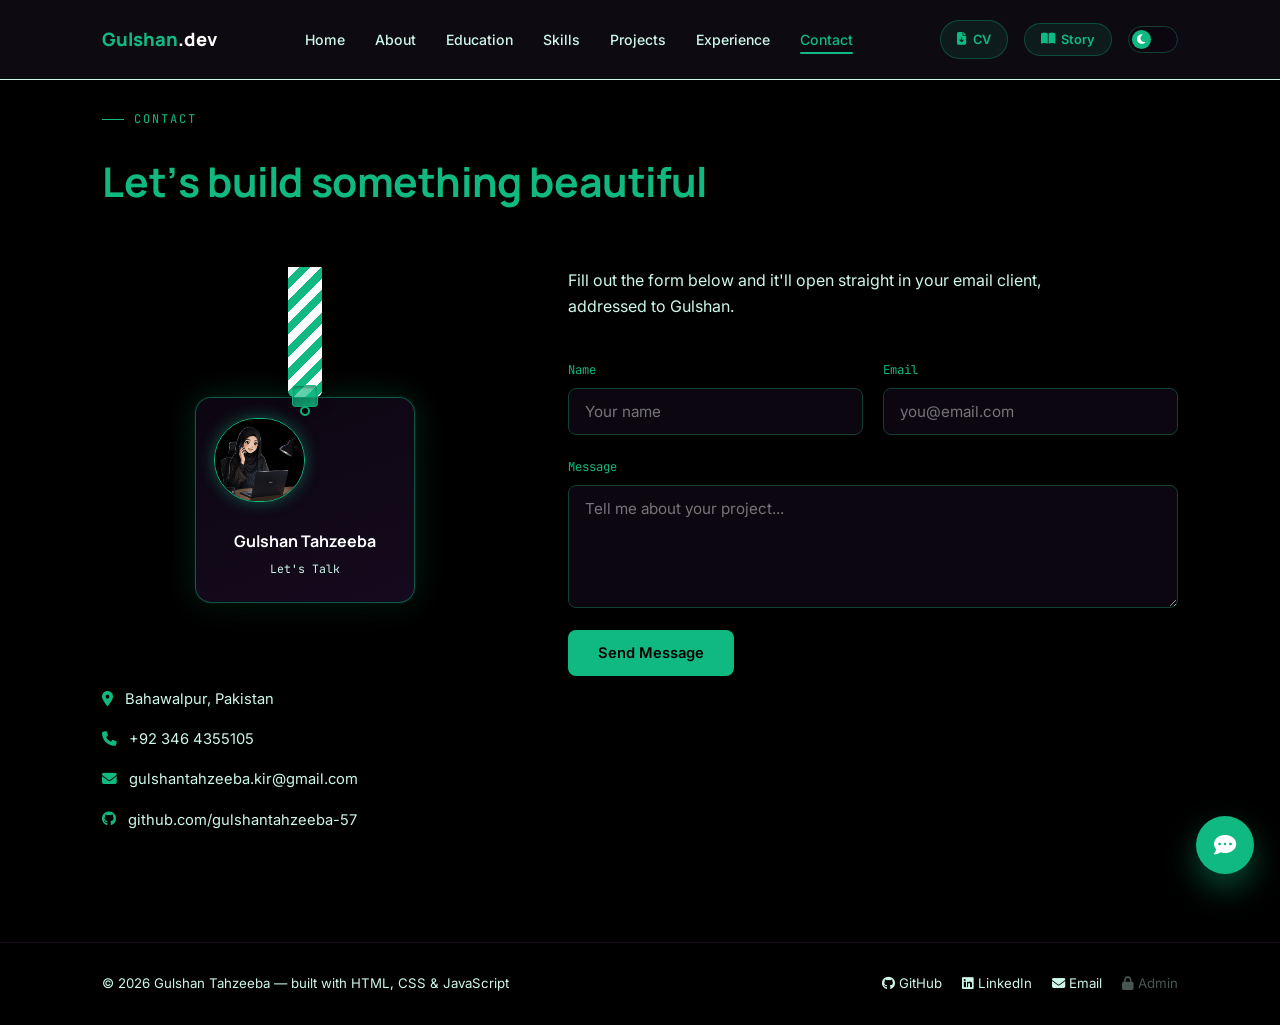
<file: contact.html>
<!DOCTYPE html>
<html lang="en">

<head>
  <meta charset="UTF-8">
  <meta name="viewport" content="width=device-width, initial-scale=1.0">
  <title>Contact — Gulshan Tahzeeba</title>
  <!-- Browser Tab Favicon (With Border) -->
  <link rel="icon" type="image/svg+xml"
    href="data:image/svg+xml,<svg xmlns='http://www.w3.org/2000/svg' viewBox='0 0 512 512'><circle cx='256' cy='256' r='200' fill='%23d9f8e4' stroke='%2310b981' stroke-width='24'/><circle cx='256' cy='256' r='90' fill='%2310b981'/></svg>">
  <link rel="preconnect" href="https://fonts.googleapis.com">
  <link
    href="https://fonts.googleapis.com/css2?family=Manrope:wght@500;700;800&family=Inter:wght@400;500;600&family=JetBrains+Mono:wght@400;500;600&display=swap"
    rel="stylesheet">
  <link rel="stylesheet" href="https://cdnjs.cloudflare.com/ajax/libs/font-awesome/6.5.1/css/all.min.css">
  <link rel="stylesheet" href="style.css">
</head>

<body>

  <div class="page-loader" id="pageLoader">
    <div class="loader-inner">
      <div class="loader-avatar-ring">
        <img src="assets/Hero.png" alt="Loading">
      </div>
      <span class="loader-text">loading&hellip;</span>
    </div>
  </div>

  <!-- ============ NAVBAR ============ -->
  <nav class="navbar">
    <a href="index.html" class="logo">Gulshan<span class="logo-dot">.dev</span></a>

    <ul class="nav-links" id="navLinks">
      <li><a href="index.html">Home</a></li>
      <li><a href="about.html">About</a></li>
      <li><a href="education.html">Education</a></li>
      <li><a href="skills.html">Skills</a></li>
      <li><a href="projects.html">Projects</a></li>
      <li><a href="experience.html">Experience</a></li>
      <li><a href="contact.html" class="active-link">Contact</a></li>
    </ul>

    <div class="nav-actions">
      <a class="mode-btn" href="assets/CV.pdf" download="Gulshan-Tahzeeba-CV.pdf" aria-label="Download CV"><i
          class="fa-solid fa-file-arrow-down"></i> CV</a>
      <button class="mode-btn" id="storyModeBtn" aria-label="Open story mode"><i class="fa-solid fa-book-open"></i>
        Story</button>
      <button class="theme-toggle" id="themeToggle" aria-label="Toggle dark and light mode">
        <span class="toggle-track">
          <span class="toggle-thumb" id="toggleThumb"><i class="fa-solid fa-moon"></i></span>
        </span>
      </button>
      <button class="hamburger" id="hamburger" aria-label="Open menu">
        <span></span><span></span><span></span>
      </button>
    </div>
  </nav>

  <!-- ============ STORY MODE OVERLAY ============ -->
  <div class="story-overlay" id="storyOverlay">
    <div class="story-progress" id="storyProgress"></div>
    <span class="story-slide-counter" id="storyCounter">1 / 11</span>
    <button class="story-close" id="storyClose" aria-label="Close story, go to portfolio"><i
        class="fa-solid fa-xmark"></i> Portfolio Mode</button>
    <div class="story-stage" id="storyStage">
      <!-- slides injected by JS -->
    </div>
    <p class="story-tap-hint">tap sides or use arrow keys to navigate</p>
    <button class="story-nav story-nav-prev" id="storyPrev" aria-label="Previous slide"><i
        class="fa-solid fa-chevron-left"></i></button>
    <button class="story-nav story-nav-next" id="storyNext" aria-label="Next slide"><i
        class="fa-solid fa-chevron-right"></i></button>
  </div>

  <section class="contact" id="contact">
    <p class="eyebrow">Contact</p>
    <h2 class="section-title split-text">Let&rsquo;s build something beautiful</h2>

    <div class="contact-grid">
      <div>
        <div class="contact-image">
          <div class="lanyard-wrap idle-swing">
            <div class="lanyard-strap"></div>
            <div class="lanyard-clip"></div>
            <div class="lanyard-card">
              <div class="lanyard-hole"></div>
              <img src="assets/Contact.png" alt="Illustration of Gulshan on a phone call at her desk">
              <h4>Gulshan Tahzeeba</h4>
              <p>Let's Talk</p>
            </div>
          </div>
        </div>
        <div class="contact-info-list">
          <span class="contact-info-item"><i class="fa-solid fa-location-dot ic"></i> <span
              data-edit="contact-location">Bahawalpur, Pakistan</span></span>
          <span class="contact-info-item"><i class="fa-solid fa-phone ic"></i> <span data-edit="contact-phone">+92 346
              4355105</span></span>
          <span class="contact-info-item"><i class="fa-solid fa-envelope ic"></i> <a
              href="mailto:gulshantahzeeba.kir@gmail.com" data-edit="contact-email"
              data-edit-attr="text+mailto">gulshantahzeeba.kir@gmail.com</a></span>
          <span class="contact-info-item"><i class="fa-brands fa-github ic"></i> <a
              href="https://github.com/gulshantahzeeba-57" target="_blank" rel="noopener" data-edit="contact-github"
              data-edit-attr="text+href">github.com/gulshantahzeeba-57</a></span>
        </div>
      </div>

      <div class="contact-form-wrap">
        <p class="contact-sub">Fill out the form below and it'll open straight in your email client, addressed to
          Gulshan.</p>

        <form class="contact-form" id="contactForm">
          <div class="form-row">
            <div class="form-group">
              <label for="name">Name</label>
              <input type="text" id="name" name="name" placeholder="Your name" required>
            </div>
            <div class="form-group">
              <label for="email">Email</label>
              <input type="email" id="email" name="email" placeholder="you@email.com" required>
            </div>
          </div>
          <div class="form-group">
            <label for="message">Message</label>
            <textarea id="message" name="message" rows="5" placeholder="Tell me about your project..."
              required></textarea>
          </div>
          <button type="submit" class="btn btn-primary magnetic">Send Message</button>
          <p class="form-note" id="formNote"></p>
        </form>
      </div>
    </div>
  </section>


  <footer class="footer">
    <p data-edit="footer-copyright">&copy; 2026 Gulshan Tahzeeba &mdash; built with HTML, CSS &amp; JavaScript</p>
    <div class="footer-socials">
      <a href="https://github.com/gulshantahzeeba-57" target="_blank" rel="noopener"><i class="fa-brands fa-github"></i>
        GitHub</a>
      <a href="https://www.linkedin.com/in/gulshan-tahzeeba-a3408042b/" target="_blank" rel="noopener"><i
          class="fa-brands fa-linkedin"></i>
        LinkedIn</a>
      <a href="mailto:gulshantahzeeba.kir@gmail.com"><i class="fa-solid fa-envelope"></i> Email</a>
      <a href="admin.html" style="opacity:.35;"><i class="fa-solid fa-lock"></i> Admin</a>
    </div>
  </footer>

  <!-- ============ CHATBOT WIDGET ============ -->
  <button class="chat-fab" id="chatFab" aria-label="Open chat assistant">
    <i class="fa-solid fa-comment-dots"></i>
  </button>

  <div class="chat-window" id="chatWindow">
    <div class="chat-header">
      <span class="chat-header-title">Ask about Gulshan</span>
      <button class="chat-close" id="chatClose" aria-label="Close chat">×</button>
    </div>
    <div class="chat-messages" id="chatMessages">
      <div class="chat-msg bot">
        Hi! Ask me about Gulshan's skills, projects, education, experience, or how to get in touch.
      </div>
    </div>
    <div class="chat-input-row">
      <input type="text" id="chatInput" placeholder="Type a message..." autocomplete="off">
      <button id="chatSend" aria-label="Send message"><i class="fa-solid fa-paper-plane"></i></button>
    </div>
  </div>

  <script src="content-apply.js"></script>
  <script src="custom-cursor.js"></script>
  <script src="script.js"></script>
</body>

</html>
</file>
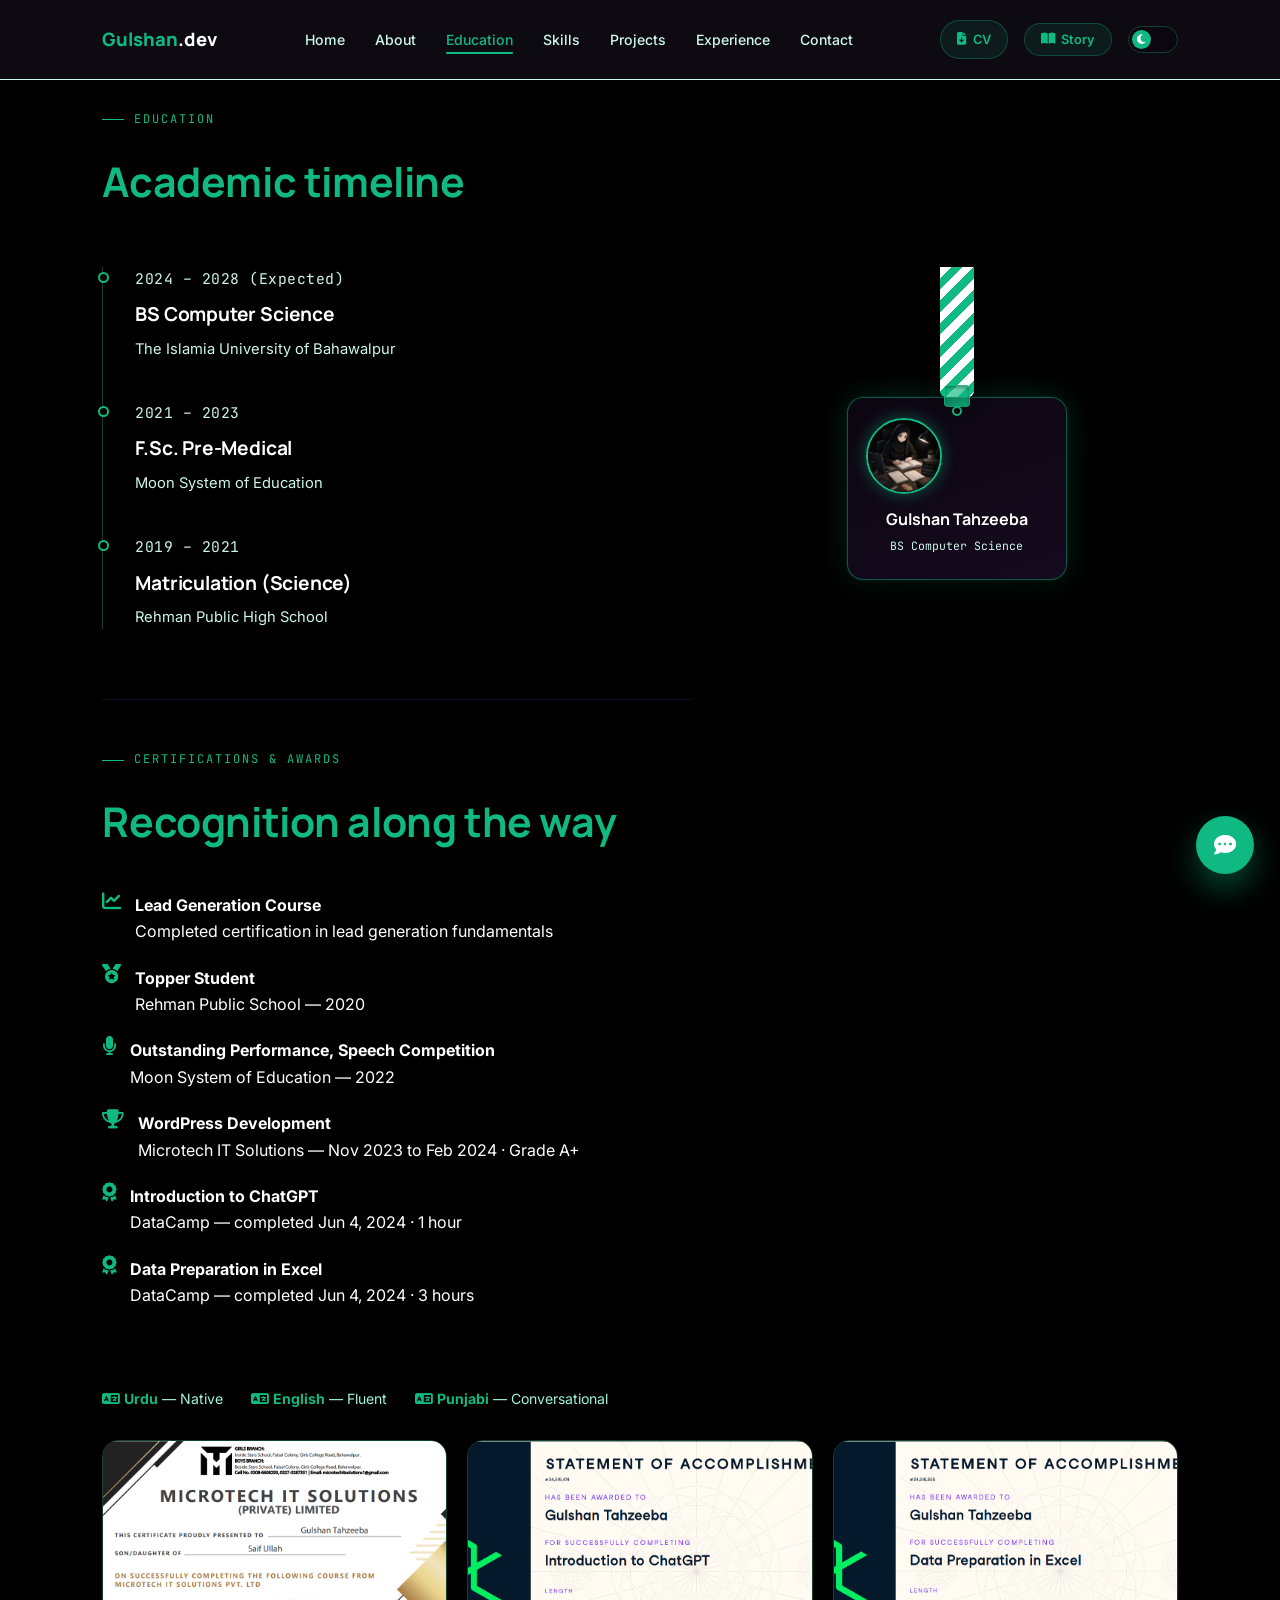
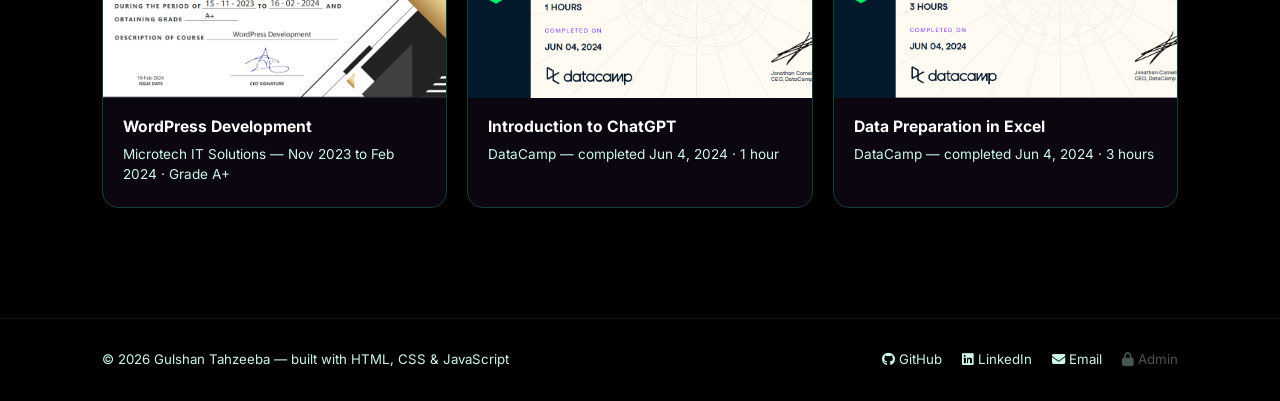
<file: education.html>
<!DOCTYPE html>
<html lang="en">

<head>
  <meta charset="UTF-8">
  <meta name="viewport" content="width=device-width, initial-scale=1.0">
  <title>Education — Gulshan Tahzeeba</title>
  <!-- Browser Tab Favicon (With Border) -->
  <link rel="icon" type="image/svg+xml"
    href="data:image/svg+xml,<svg xmlns='http://www.w3.org/2000/svg' viewBox='0 0 512 512'><circle cx='256' cy='256' r='200' fill='%23d9f8e4' stroke='%2310b981' stroke-width='24'/><circle cx='256' cy='256' r='90' fill='%2310b981'/></svg>">
  <link rel="preconnect" href="https://fonts.googleapis.com">
  <link
    href="https://fonts.googleapis.com/css2?family=Manrope:wght@500;700;800&family=Inter:wght@400;500;600&family=JetBrains+Mono:wght@400;500;600&display=swap"
    rel="stylesheet">
  <link rel="stylesheet" href="https://cdnjs.cloudflare.com/ajax/libs/font-awesome/6.5.1/css/all.min.css">
  <link rel="stylesheet" href="style.css">
</head>

<body>

  <div class="page-loader" id="pageLoader">
    <div class="loader-inner">
      <div class="loader-avatar-ring">
        <img src="assets/Hero.png" alt="Loading">
      </div>
      <span class="loader-text">loading&hellip;</span>
    </div>
  </div>

  <!-- ============ NAVBAR ============ -->
  <nav class="navbar">
    <a href="index.html" class="logo">Gulshan<span class="logo-dot">.dev</span></a>

    <ul class="nav-links" id="navLinks">
      <li><a href="index.html">Home</a></li>
      <li><a href="about.html">About</a></li>
      <li><a href="education.html" class="active-link">Education</a></li>
      <li><a href="skills.html">Skills</a></li>
      <li><a href="projects.html">Projects</a></li>
      <li><a href="experience.html">Experience</a></li>
      <li><a href="contact.html">Contact</a></li>
    </ul>

    <div class="nav-actions">
      <a class="mode-btn" href="assets/CV.pdf" download="Gulshan-Tahzeeba-CV.pdf" aria-label="Download CV"><i
          class="fa-solid fa-file-arrow-down"></i> CV</a>
      <button class="mode-btn" id="storyModeBtn" aria-label="Open story mode"><i class="fa-solid fa-book-open"></i>
        Story</button>
      <button class="theme-toggle" id="themeToggle" aria-label="Toggle dark and light mode">
        <span class="toggle-track">
          <span class="toggle-thumb" id="toggleThumb"><i class="fa-solid fa-moon"></i></span>
        </span>
      </button>
      <button class="hamburger" id="hamburger" aria-label="Open menu">
        <span></span><span></span><span></span>
      </button>
    </div>
  </nav>

  <!-- ============ STORY MODE OVERLAY ============ -->
  <div class="story-overlay" id="storyOverlay">
    <div class="story-progress" id="storyProgress"></div>
    <span class="story-slide-counter" id="storyCounter">1 / 11</span>
    <button class="story-close" id="storyClose" aria-label="Close story, go to portfolio"><i
        class="fa-solid fa-xmark"></i> Portfolio Mode</button>
    <div class="story-stage" id="storyStage">
      <!-- slides injected by JS -->
    </div>
    <p class="story-tap-hint">tap sides or use arrow keys to navigate</p>
    <button class="story-nav story-nav-prev" id="storyPrev" aria-label="Previous slide"><i
        class="fa-solid fa-chevron-left"></i></button>
    <button class="story-nav story-nav-next" id="storyNext" aria-label="Next slide"><i
        class="fa-solid fa-chevron-right"></i></button>
  </div>

  <section class="education" id="education">
    <p class="eyebrow">Education</p>
    <h2 class="section-title split-text">Academic timeline</h2>

    <div class="edu-page-layout">
      <div class="edu-page-main">
        <div class="edu-timeline" data-lanyard-caption="BS Computer Science">

          <div class="edu-item">
            <div class="edu-dot"></div>
            <p class="edu-date">2024 &ndash; 2028 (Expected)</p>
            <h3>BS Computer Science</h3>
            <p>The Islamia University of Bahawalpur</p>
          </div>

          <div class="edu-item">
            <div class="edu-dot"></div>
            <p class="edu-date">2021 &ndash; 2023</p>
            <h3>F.Sc. Pre-Medical</h3>
            <p>Moon System of Education</p>
          </div>

          <div class="edu-item">
            <div class="edu-dot"></div>
            <p class="edu-date">2019 &ndash; 2021</p>
            <h3>Matriculation (Science)</h3>
            <p>Rehman Public High School</p>
          </div>

        </div>

        <div class="credentials-block" data-lanyard-caption="Awards & Certificates">
          <p class="eyebrow">Certifications &amp; Awards</p>
          <h2 class="section-title" style="margin-bottom:36px;">Recognition along the way</h2>

          <div class="credentials-grid">
            <div class="cert-list">
              <div id="certSimpleList"></div>

              <div class="languages-row">
                <span class="lang-chip"><i class="fa-solid fa-language icon"></i> <b>Urdu</b> &mdash; Native</span>
                <span class="lang-chip"><i class="fa-solid fa-language icon"></i> <b>English</b> &mdash; Fluent</span>
                <span class="lang-chip"><i class="fa-solid fa-language icon"></i> <b>Punjabi</b> &mdash;
                  Conversational</span>
              </div>
            </div>

          </div>
        </div>
      </div>

      <div class="edu-page-lanyard">
        <div class="lanyard-wrap idle-swing">
          <div class="lanyard-strap"></div>
          <div class="lanyard-clip"></div>
          <div class="lanyard-card">
            <div class="lanyard-hole"></div>
            <img src="assets/Education.png" alt="Illustration of Gulshan studying with textbooks" id="eduLanyardImg">
            <h4>Gulshan Tahzeeba</h4>
            <p id="eduLanyardCaption">BS Computer Science</p>
          </div>
        </div>
      </div>
    </div>

    <!-- Certificate image cards live OUTSIDE the sticky-lanyard two-column
         layout on purpose: the lanyard should only follow you alongside the
         timeline/text list above, not the full width of these images. -->
    <div class="cert-grid" id="certGrid" style="margin-top: 30px;"></div>
  </section>


  <footer class="footer">
    <p data-edit="footer-copyright">&copy; 2026 Gulshan Tahzeeba &mdash; built with HTML, CSS &amp; JavaScript</p>
    <div class="footer-socials">
      <a href="https://github.com/gulshantahzeeba-57" target="_blank" rel="noopener"><i class="fa-brands fa-github"></i>
        GitHub</a>
      <a href="https://www.linkedin.com/in/gulshan-tahzeeba-a3408042b/" target="_blank" rel="noopener"><i
          class="fa-brands fa-linkedin"></i>
        LinkedIn</a>
      <a href="mailto:gulshantahzeeba.kir@gmail.com"><i class="fa-solid fa-envelope"></i> Email</a>
      <a href="admin.html" style="opacity:.35;"><i class="fa-solid fa-lock"></i> Admin</a>
    </div>
  </footer>

  <!-- ============ CHATBOT WIDGET ============ -->
  <button class="chat-fab" id="chatFab" aria-label="Open chat assistant">
    <i class="fa-solid fa-comment-dots"></i>
  </button>

  <div class="chat-window" id="chatWindow">
    <div class="chat-header">
      <span class="chat-header-title">Ask about Gulshan</span>
      <button class="chat-close" id="chatClose" aria-label="Close chat">×</button>
    </div>
    <div class="chat-messages" id="chatMessages">
      <div class="chat-msg bot">
        Hi! Ask me about Gulshan's skills, projects, education, experience, or how to get in touch.
      </div>
    </div>
    <div class="chat-input-row">
      <input type="text" id="chatInput" placeholder="Type a message..." autocomplete="off">
      <button id="chatSend" aria-label="Send message"><i class="fa-solid fa-paper-plane"></i></button>
    </div>
  </div>

  <script src="content-apply.js"></script>
  <script src="custom-cursor.js"></script>
  <script src="script.js"></script>
  <script src="education-data.js"></script>
</body>

</html>
</file>
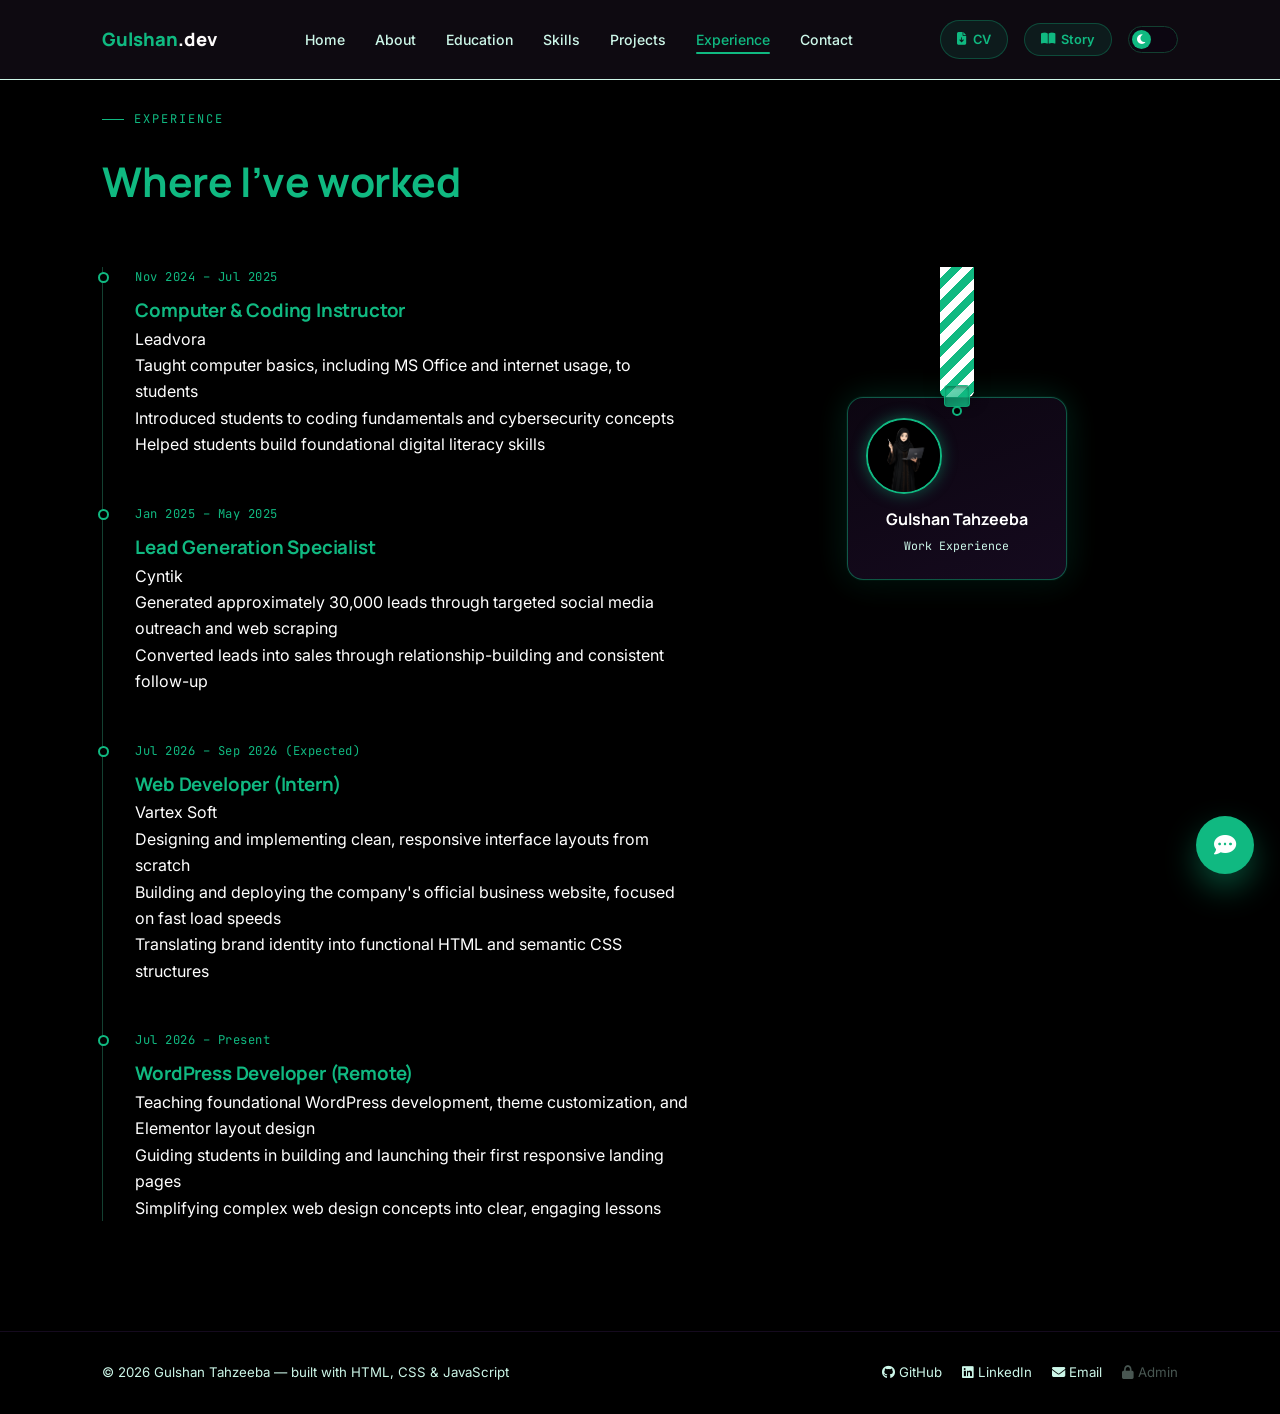
<file: experience.html>
<!DOCTYPE html>
<html lang="en">

<head>
  <meta charset="UTF-8">
  <meta name="viewport" content="width=device-width, initial-scale=1.0">
  <title>Experience — Gulshan Tahzeeba</title>
  <!-- Browser Tab Favicon (With Border) -->
  <link rel="icon" type="image/svg+xml"
    href="data:image/svg+xml,<svg xmlns='http://www.w3.org/2000/svg' viewBox='0 0 512 512'><circle cx='256' cy='256' r='200' fill='%23d9f8e4' stroke='%2310b981' stroke-width='24'/><circle cx='256' cy='256' r='90' fill='%2310b981'/></svg>">
  <link rel="preconnect" href="https://fonts.googleapis.com">
  <link
    href="https://fonts.googleapis.com/css2?family=Manrope:wght@500;700;800&family=Inter:wght@400;500;600&family=JetBrains+Mono:wght@400;500;600&display=swap"
    rel="stylesheet">
  <link rel="stylesheet" href="https://cdnjs.cloudflare.com/ajax/libs/font-awesome/6.5.1/css/all.min.css">
  <link rel="stylesheet" href="style.css">
</head>

<body>

  <div class="page-loader" id="pageLoader">
    <div class="loader-inner">
      <div class="loader-avatar-ring">
        <img src="assets/Hero.png" alt="Loading">
      </div>
      <span class="loader-text">loading&hellip;</span>
    </div>
  </div>

  <!-- ============ NAVBAR ============ -->
  <nav class="navbar">
    <a href="index.html" class="logo">Gulshan<span class="logo-dot">.dev</span></a>

    <ul class="nav-links" id="navLinks">
      <li><a href="index.html">Home</a></li>
      <li><a href="about.html">About</a></li>
      <li><a href="education.html">Education</a></li>
      <li><a href="skills.html">Skills</a></li>
      <li><a href="projects.html">Projects</a></li>
      <li><a href="experience.html" class="active-link">Experience</a></li>
      <li><a href="contact.html">Contact</a></li>
    </ul>

    <div class="nav-actions">
      <a class="mode-btn" href="assets/CV.pdf" download="Gulshan-Tahzeeba-CV.pdf" aria-label="Download CV"><i
          class="fa-solid fa-file-arrow-down"></i> CV</a>
      <button class="mode-btn" id="storyModeBtn" aria-label="Open story mode"><i class="fa-solid fa-book-open"></i>
        Story</button>
      <button class="theme-toggle" id="themeToggle" aria-label="Toggle dark and light mode">
        <span class="toggle-track">
          <span class="toggle-thumb" id="toggleThumb"><i class="fa-solid fa-moon"></i></span>
        </span>
      </button>
      <button class="hamburger" id="hamburger" aria-label="Open menu">
        <span></span><span></span><span></span>
      </button>
    </div>
  </nav>

  <!-- ============ STORY MODE OVERLAY ============ -->
  <div class="story-overlay" id="storyOverlay">
    <div class="story-progress" id="storyProgress"></div>
    <span class="story-slide-counter" id="storyCounter">1 / 11</span>
    <button class="story-close" id="storyClose" aria-label="Close story, go to portfolio"><i
        class="fa-solid fa-xmark"></i> Portfolio Mode</button>
    <div class="story-stage" id="storyStage">
      <!-- slides injected by JS -->
    </div>
    <p class="story-tap-hint">tap sides or use arrow keys to navigate</p>
    <button class="story-nav story-nav-prev" id="storyPrev" aria-label="Previous slide"><i
        class="fa-solid fa-chevron-left"></i></button>
    <button class="story-nav story-nav-next" id="storyNext" aria-label="Next slide"><i
        class="fa-solid fa-chevron-right"></i></button>
  </div>

  <section class="experience" id="experience">
    <p class="eyebrow">Experience</p>
    <h2 class="section-title split-text">Where I&rsquo;ve worked</h2>

    <div class="sticky-layout">
      <div class="timeline">

        <!-- <div class="timeline-item">
          <div class="timeline-dot"></div>
          <p class="timeline-date">2024 &ndash; Present</p>
          <h3>WordPress Developer</h3>
          <span class="role-org">Freelance</span>
          <ul>
            <li>Built and customized 10+ WordPress/WooCommerce websites using Elementor for client and practice projects
            </li>
            <li>Delivered responsive, SEO-friendly websites, managing content updates and optimizing site speed</li>
            <li>Worked directly with clients to translate requirements into functional, user-friendly websites</li>
          </ul>
        </div> -->

        <div class="timeline-item">
          <div class="timeline-dot"></div>
          <p class="timeline-date">Nov 2024 &ndash; Jul 2025</p>
          <h3>Computer &amp; Coding Instructor</h3>
          <span class="role-org">Leadvora</span>
          <ul>
            <li>Taught computer basics, including MS Office and internet usage, to students</li>
            <li>Introduced students to coding fundamentals and cybersecurity concepts</li>
            <li>Helped students build foundational digital literacy skills</li>
          </ul>
        </div>

        <div class="timeline-item">
          <div class="timeline-dot"></div>
          <p class="timeline-date">Jan 2025 &ndash; May 2025</p>
          <h3>Lead Generation Specialist</h3>
          <span class="role-org">Cyntik</span>
          <ul>
            <li>Generated approximately 30,000 leads through targeted social media outreach and web scraping</li>
            <li>Converted leads into sales through relationship-building and consistent follow-up</li>
          </ul>
        </div>

        <div class="timeline-item">
          <div class="timeline-dot"></div>
          <p class="timeline-date">Jul 2026 &ndash; Sep 2026 (Expected)</p>
          <h3>Web Developer (Intern)</h3>
          <span class="role-org">Vartex Soft</span>
          <ul>
            <li>Designing and implementing clean, responsive interface layouts from scratch</li>
            <li>Building and deploying the company's official business website, focused on fast load speeds</li>
            <li>Translating brand identity into functional HTML and semantic CSS structures</li>
          </ul>
        </div>

        <div class="timeline-item">
          <div class="timeline-dot"></div>
          <p class="timeline-date">Jul 2026 &ndash; Present</p>
          <h3>WordPress Developer (Remote)</h3>
          <!-- <span class="role-org">Vartex Soft</span> -->
          <ul>
            <li>Teaching foundational WordPress development, theme customization, and Elementor layout design</li>
            <li>Guiding students in building and launching their first responsive landing pages</li>
            <li>Simplifying complex web design concepts into clear, engaging lessons</li>
          </ul>
        </div>

      </div>

      <div class="sticky-panel">
        <div class="lanyard-wrap idle-swing">
          <div class="lanyard-strap"></div>
          <div class="lanyard-clip"></div>
          <div class="lanyard-card">
            <div class="lanyard-hole"></div>
            <img src="assets/Workexp.png" alt="Illustration of Gulshan holding a laptop">
            <h4>Gulshan Tahzeeba</h4>
            <p>Work Experience</p>
          </div>
        </div>
      </div>
    </div>
  </section>


  <footer class="footer">
    <p data-edit="footer-copyright">&copy; 2026 Gulshan Tahzeeba &mdash; built with HTML, CSS &amp; JavaScript</p>
    <div class="footer-socials">
      <a href="https://github.com/gulshantahzeeba-57" target="_blank" rel="noopener"><i class="fa-brands fa-github"></i>
        GitHub</a>
      <a href="https://www.linkedin.com/in/gulshan-tahzeeba-a3408042b/" target="_blank" rel="noopener"><i
          class="fa-brands fa-linkedin"></i>
        LinkedIn</a>
      <a href="mailto:gulshantahzeeba.kir@gmail.com"><i class="fa-solid fa-envelope"></i> Email</a>
      <a href="admin.html" style="opacity:.35;"><i class="fa-solid fa-lock"></i> Admin</a>
    </div>
  </footer>

  <!-- ============ CHATBOT WIDGET ============ -->
  <button class="chat-fab" id="chatFab" aria-label="Open chat assistant">
    <i class="fa-solid fa-comment-dots"></i>
  </button>

  <div class="chat-window" id="chatWindow">
    <div class="chat-header">
      <span class="chat-header-title">Ask about Gulshan</span>
      <button class="chat-close" id="chatClose" aria-label="Close chat">×</button>
    </div>
    <div class="chat-messages" id="chatMessages">
      <div class="chat-msg bot">
        Hi! Ask me about Gulshan's skills, projects, education, experience, or how to get in touch.
      </div>
    </div>
    <div class="chat-input-row">
      <input type="text" id="chatInput" placeholder="Type a message..." autocomplete="off">
      <button id="chatSend" aria-label="Send message"><i class="fa-solid fa-paper-plane"></i></button>
    </div>
  </div>

  <script src="content-apply.js"></script>
  <script src="custom-cursor.js"></script>
  <script src="script.js"></script>
</body>

</html>
</file>
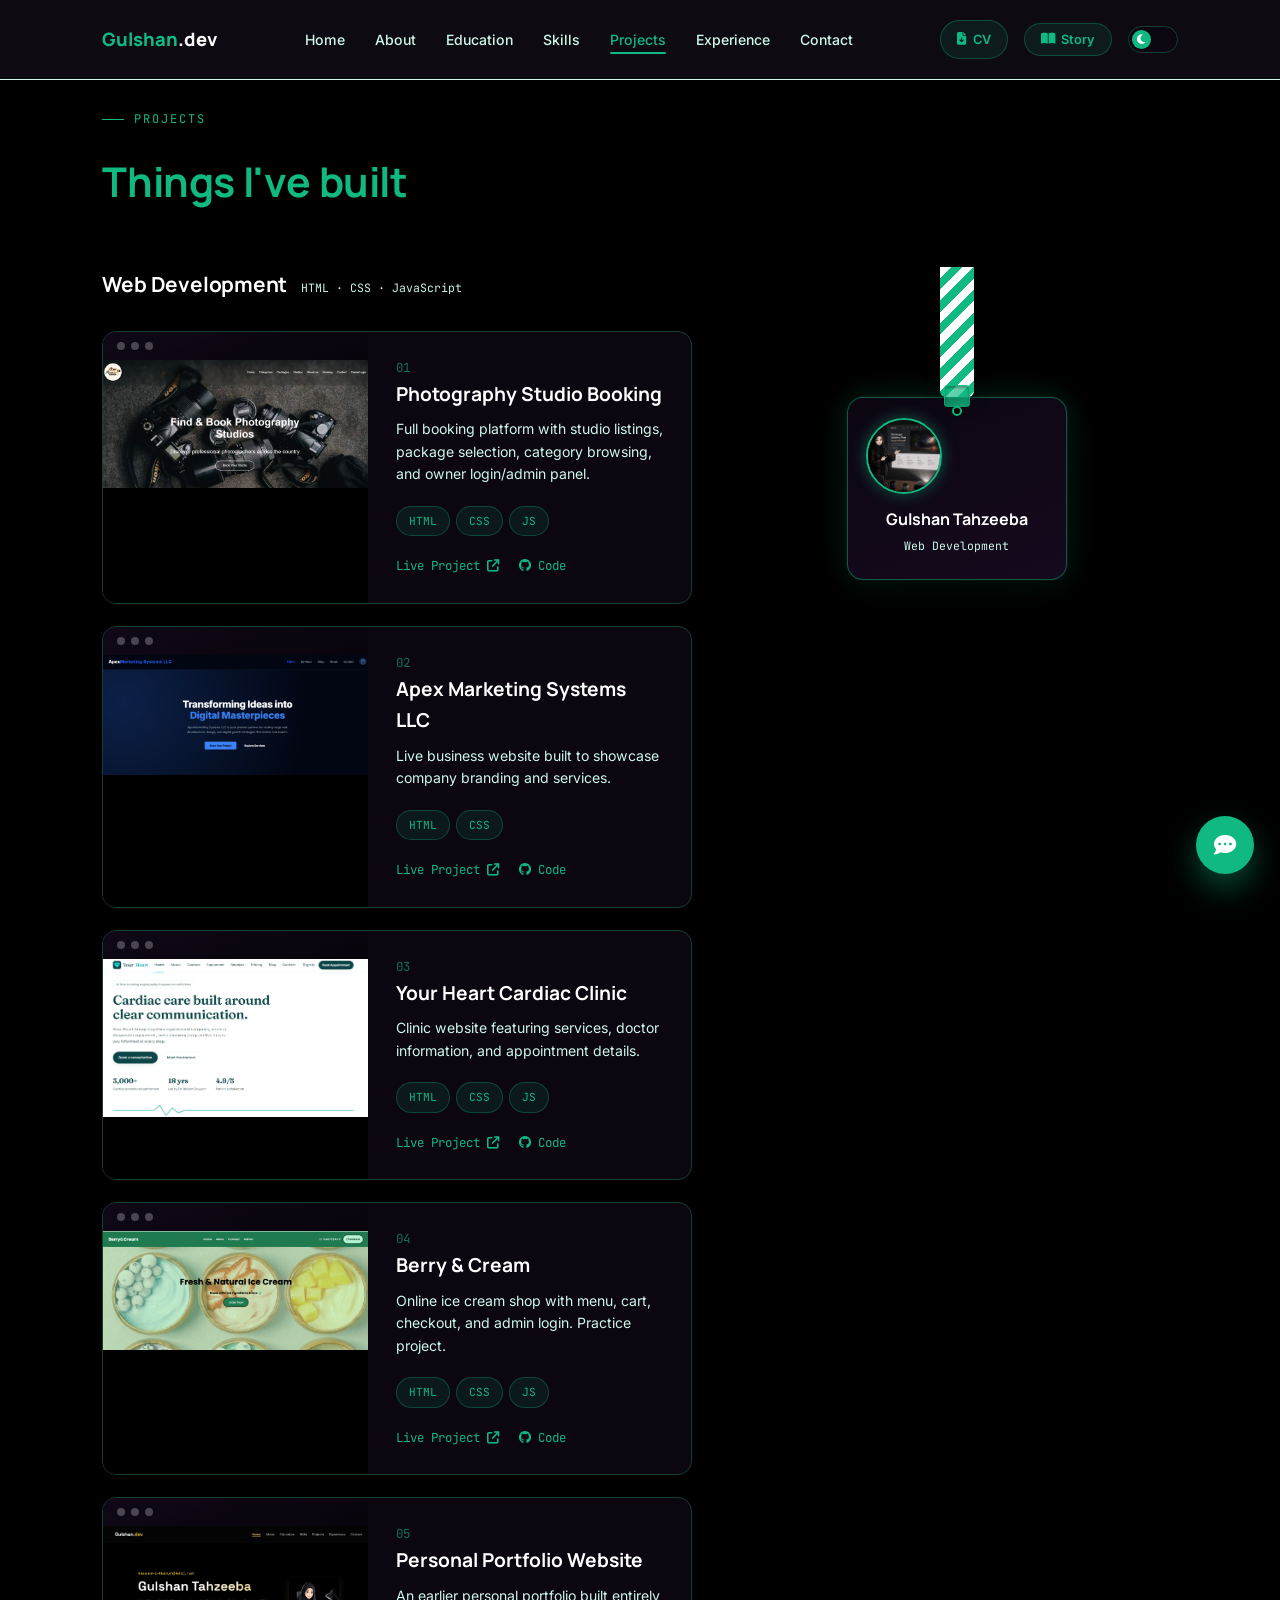
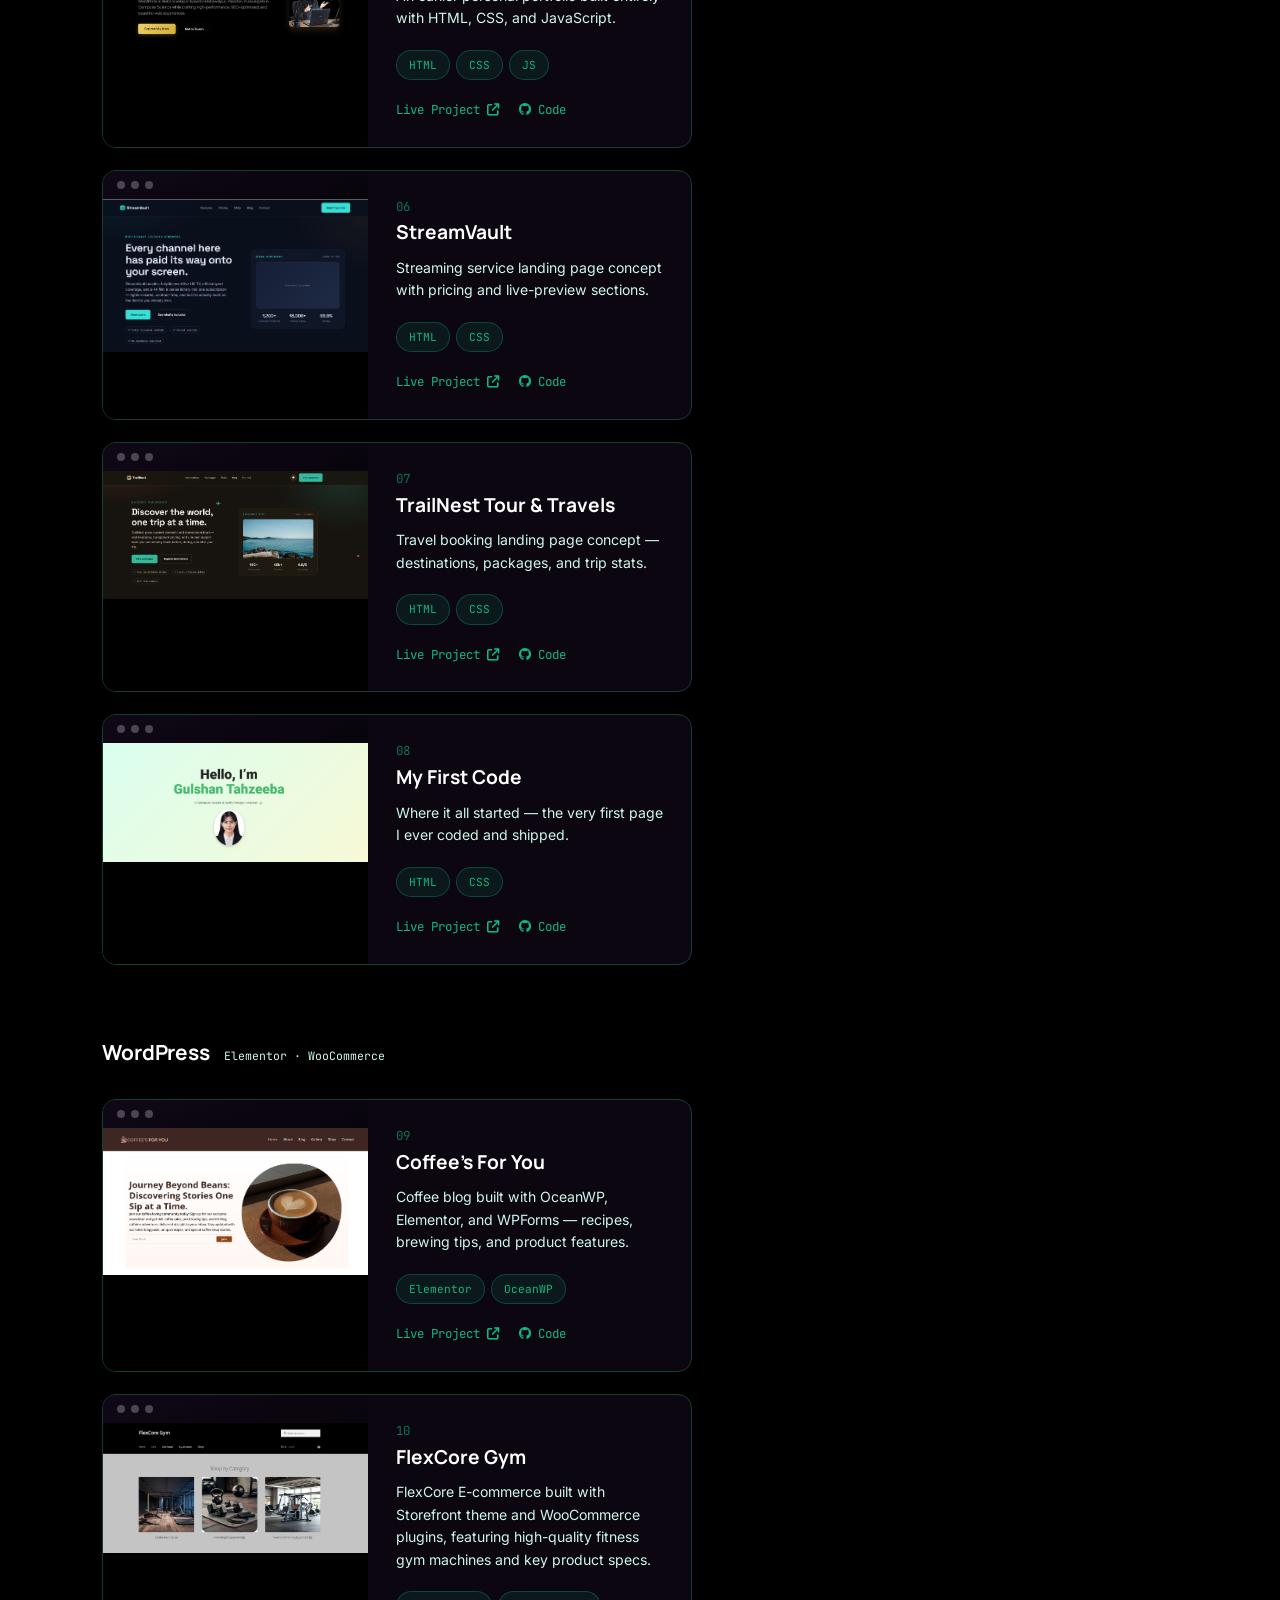
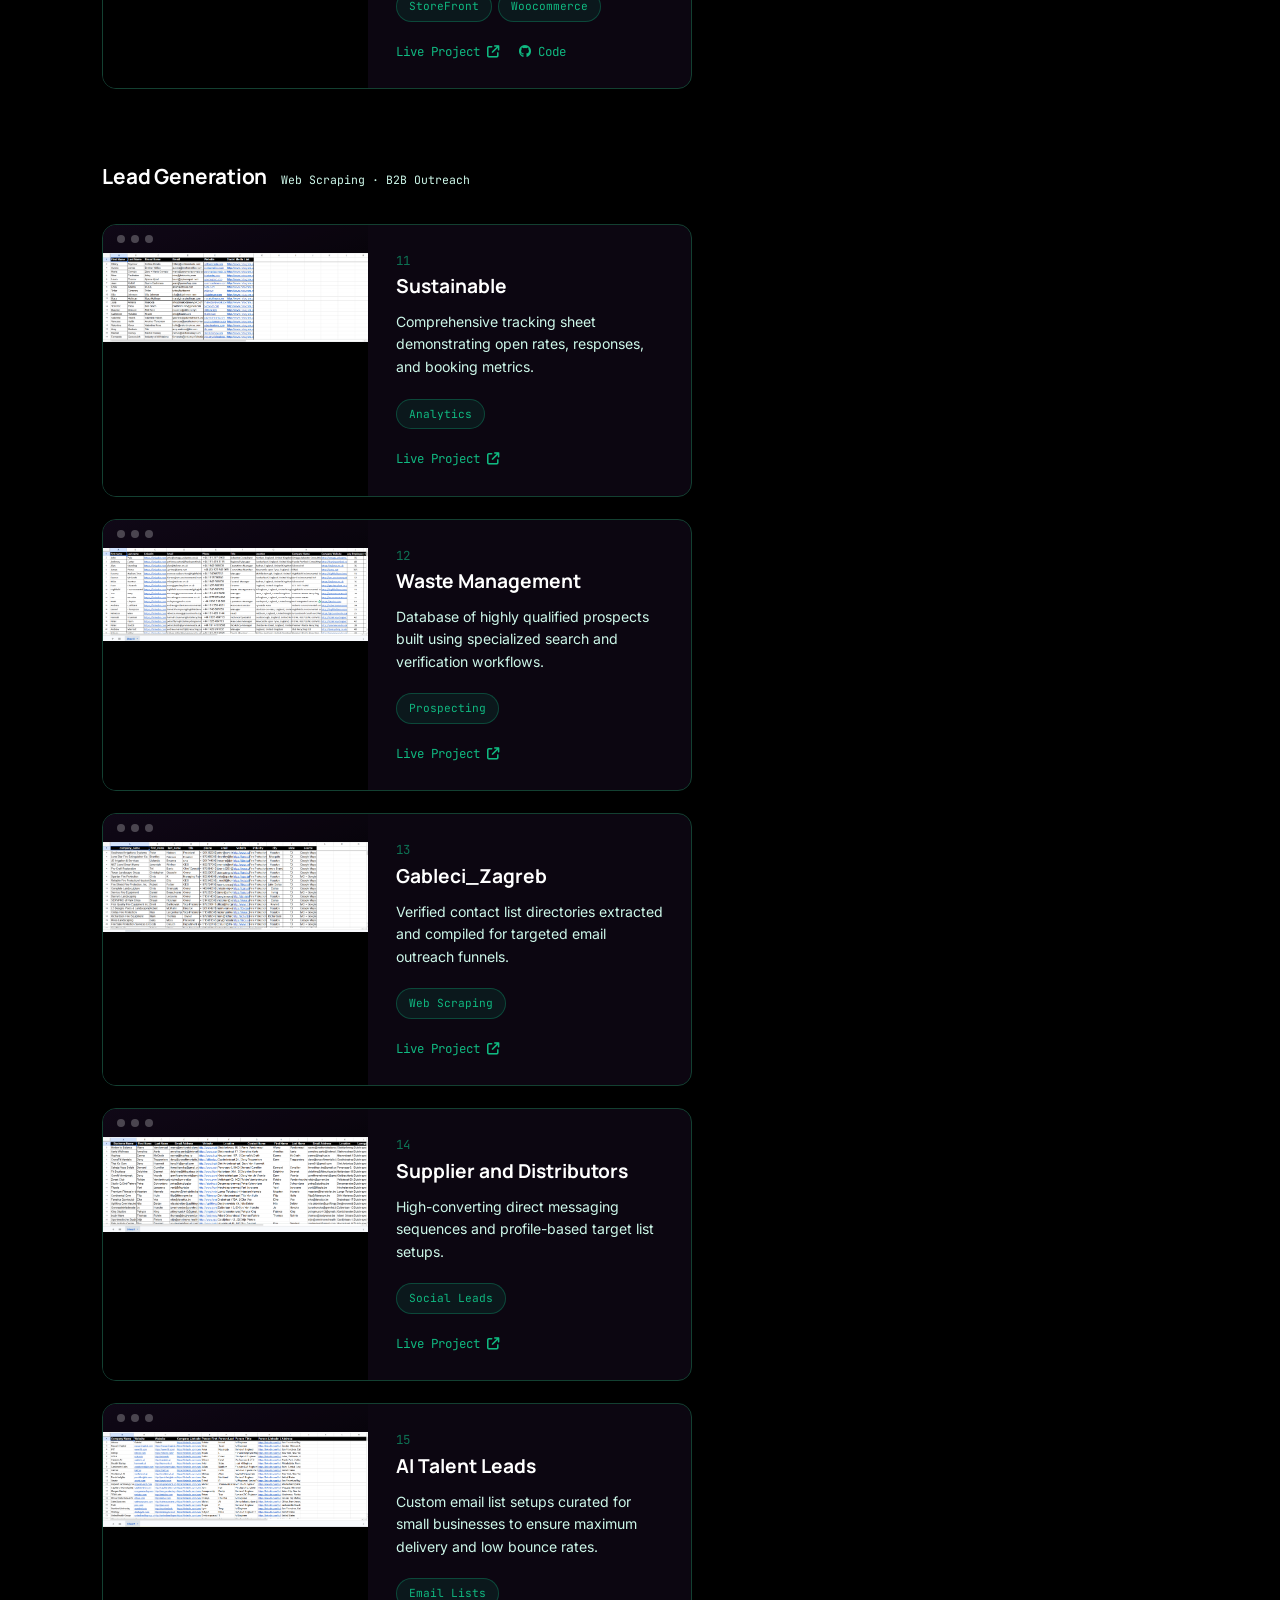
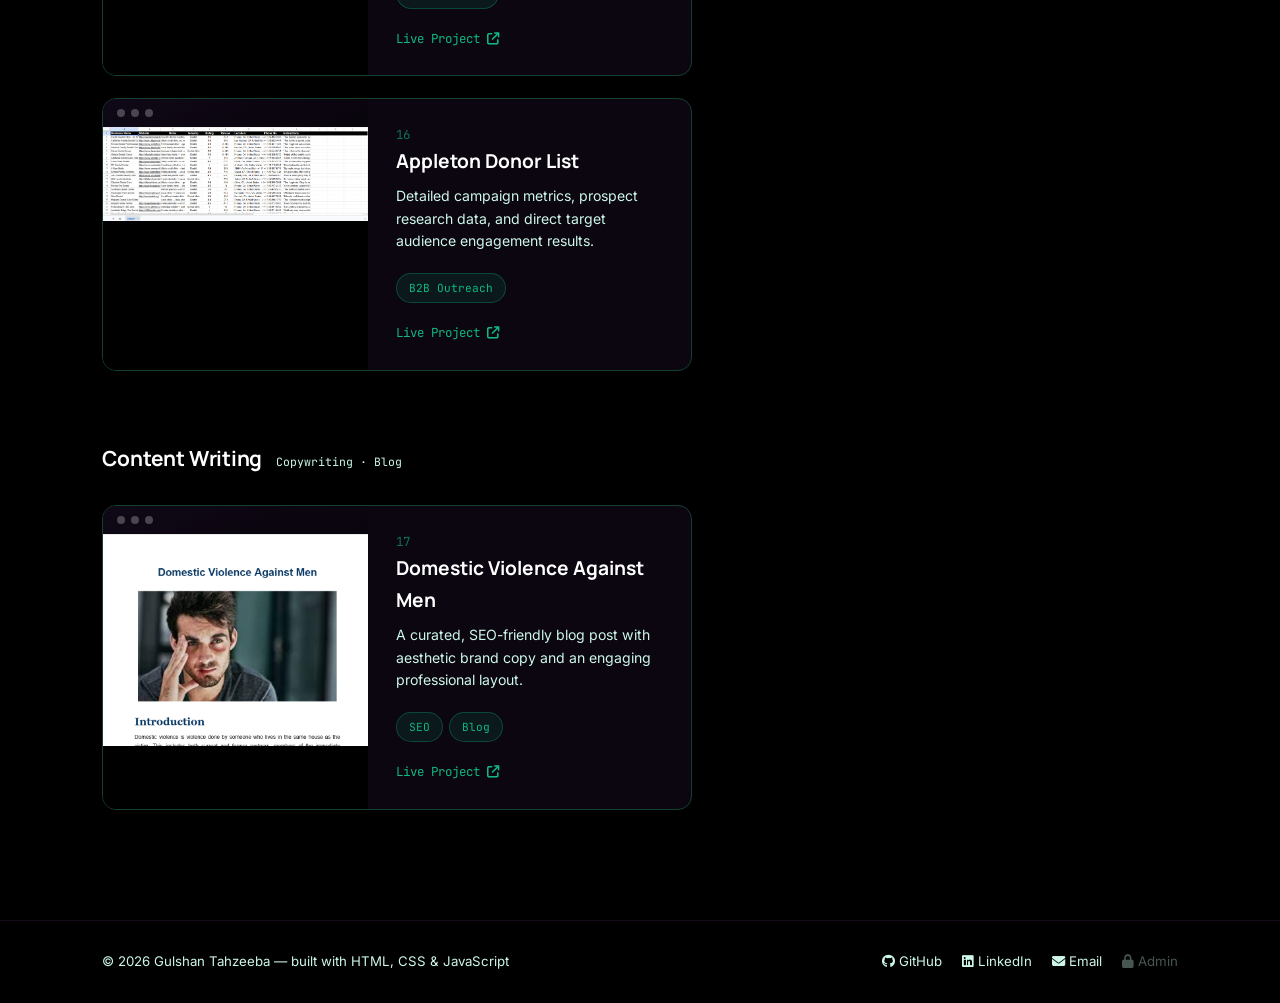
<file: projects.html>
<!DOCTYPE html>
<html lang="en">

<head>
  <meta charset="UTF-8">
  <meta name="viewport" content="width=device-width, initial-scale=1.0">
  <title>Projects — Gulshan Tahzeeba</title>
  <!-- Browser Tab Favicon (With Border) -->
  <link rel="icon" type="image/svg+xml"
    href="data:image/svg+xml,<svg xmlns='http://www.w3.org/2000/svg' viewBox='0 0 512 512'><circle cx='256' cy='256' r='200' fill='%23d9f8e4' stroke='%2310b981' stroke-width='24'/><circle cx='256' cy='256' r='90' fill='%2310b981'/></svg>">
  <link rel="preconnect" href="https://fonts.googleapis.com">
  <link
    href="https://fonts.googleapis.com/css2?family=Manrope:wght@500;700;800&family=Inter:wght@400;500;600&family=JetBrains+Mono:wght@400;500;600&display=swap"
    rel="stylesheet">
  <link rel="stylesheet" href="https://cdnjs.cloudflare.com/ajax/libs/font-awesome/6.5.1/css/all.min.css">
  <link rel="stylesheet" href="style.css">
</head>

<body>

  <div class="page-loader" id="pageLoader">
    <div class="loader-inner">
      <div class="loader-avatar-ring">
        <img src="assets/Hero.png" alt="Loading">
      </div>
      <span class="loader-text">loading&hellip;</span>
    </div>
  </div>

  <!-- ============ NAVBAR ============ -->
  <nav class="navbar">
    <a href="index.html" class="logo">Gulshan<span class="logo-dot">.dev</span></a>

    <ul class="nav-links" id="navLinks">
      <li><a href="index.html">Home</a></li>
      <li><a href="about.html">About</a></li>
      <li><a href="education.html">Education</a></li>
      <li><a href="skills.html">Skills</a></li>
      <li><a href="projects.html" class="active-link">Projects</a></li>
      <li><a href="experience.html">Experience</a></li>
      <li><a href="contact.html">Contact</a></li>
    </ul>

    <div class="nav-actions">
      <a class="mode-btn" href="assets/CV.pdf" download="Gulshan-Tahzeeba-CV.pdf" aria-label="Download CV"><i
          class="fa-solid fa-file-arrow-down"></i> CV</a>
      <button class="mode-btn" id="storyModeBtn" aria-label="Open story mode"><i class="fa-solid fa-book-open"></i>
        Story</button>
      <button class="theme-toggle" id="themeToggle" aria-label="Toggle dark and light mode">
        <span class="toggle-track">
          <span class="toggle-thumb" id="toggleThumb"><i class="fa-solid fa-moon"></i></span>
        </span>
      </button>
      <button class="hamburger" id="hamburger" aria-label="Open menu">
        <span></span><span></span><span></span>
      </button>
    </div>
  </nav>

  <!-- ============ STORY MODE OVERLAY ============ -->
  <div class="story-overlay" id="storyOverlay">
    <div class="story-progress" id="storyProgress"></div>
    <span class="story-slide-counter" id="storyCounter">1 / 11</span>
    <button class="story-close" id="storyClose" aria-label="Close story, go to portfolio"><i
        class="fa-solid fa-xmark"></i> Portfolio Mode</button>
    <div class="story-stage" id="storyStage">
      <!-- slides injected by JS -->
    </div>
    <p class="story-tap-hint">tap sides or use arrow keys to navigate</p>
    <button class="story-nav story-nav-prev" id="storyPrev" aria-label="Previous slide"><i
        class="fa-solid fa-chevron-left"></i></button>
    <button class="story-nav story-nav-next" id="storyNext" aria-label="Next slide"><i
        class="fa-solid fa-chevron-right"></i></button>
  </div>

  <section class="projects" id="projects">
    <p class="eyebrow">Projects</p>
    <h2 class="section-title split-text">Things I've built</h2>

    <div class="project-page-layout">
      <div class="project-page-main">

        <div class="project-category-heading" data-lanyard-avatar="assets/Webdev.png"
          data-lanyard-caption="Web Development">
          <h3>Web Development</h3>
          <span>HTML &middot; CSS &middot; JavaScript</span>
        </div>
        <div class="projects-grid" id="grid-web">
        </div>

        <div class="project-category-heading" data-lanyard-avatar="assets/Wordpress.png"
          data-lanyard-caption="WordPress & WooCommerce">
          <h3>WordPress</h3>
          <span>Elementor &middot; WooCommerce</span>
        </div>
        <div class="projects-grid" id="grid-wordpress">
        </div>

        <div class="project-category-heading" data-lanyard-avatar="assets/Leadgen.png"
          data-lanyard-caption="Lead Generation">
          <h3>Lead Generation</h3>
          <span>Web Scraping &middot; B2B Outreach</span>
        </div>
        <div class="projects-grid" id="grid-leadgen">
        </div>

        <div class="project-category-heading" data-lanyard-avatar="assets/Content.png"
          data-lanyard-caption="Content Writing">
          <h3>Content Writing</h3>
          <span>Copywriting &middot; Blog</span>
        </div>
        <div class="projects-grid" id="grid-content">
        </div>

        <div id="customCategoryAnchor"></div>
      </div>

      <div class="project-page-lanyard">
        <div class="lanyard-wrap idle-swing">
          <div class="lanyard-strap"></div>
          <div class="lanyard-clip"></div>
          <div class="lanyard-card">
            <div class="lanyard-hole"></div>
            <img src="assets/Webdev.png" alt="Illustration of Gulshan" id="projectsLanyardImg">
            <h4>Gulshan Tahzeeba</h4>
            <p id="projectsLanyardCaption">Web Development</p>
          </div>
        </div>
      </div>
    </div>
  </section>


  <footer class="footer">
    <p data-edit="footer-copyright">&copy; 2026 Gulshan Tahzeeba &mdash; built with HTML, CSS &amp; JavaScript</p>
    <div class="footer-socials">
      <a href="https://github.com/gulshantahzeeba-57" target="_blank" rel="noopener"><i class="fa-brands fa-github"></i>
        GitHub</a>
      <a href="https://www.linkedin.com/in/gulshan-tahzeeba-a3408042b/" target="_blank" rel="noopener"><i
          class="fa-brands fa-linkedin"></i>
        LinkedIn</a>
      <a href="mailto:gulshantahzeeba.kir@gmail.com"><i class="fa-solid fa-envelope"></i> Email</a>
      <a href="admin.html" style="opacity:.35;"><i class="fa-solid fa-lock"></i> Admin</a>
    </div>
  </footer>

  <!-- ============ CHATBOT WIDGET ============ -->
  <button class="chat-fab" id="chatFab" aria-label="Open chat assistant">
    <i class="fa-solid fa-comment-dots"></i>
  </button>

  <div class="chat-window" id="chatWindow">
    <div class="chat-header">
      <span class="chat-header-title">Ask about Gulshan</span>
      <button class="chat-close" id="chatClose" aria-label="Close chat">×</button>
    </div>
    <div class="chat-messages" id="chatMessages">
      <div class="chat-msg bot">
        Hi! Ask me about Gulshan's skills, projects, education, experience, or how to get in touch.
      </div>
    </div>
    <div class="chat-input-row">
      <input type="text" id="chatInput" placeholder="Type a message..." autocomplete="off">
      <button id="chatSend" aria-label="Send message"><i class="fa-solid fa-paper-plane"></i></button>
    </div>
  </div>

  <script src="content-apply.js"></script>
  <script src="custom-cursor.js"></script>
  <script src="projects-data.js"></script>
  <script src="script.js"></script>
</body>

</html>
</file>
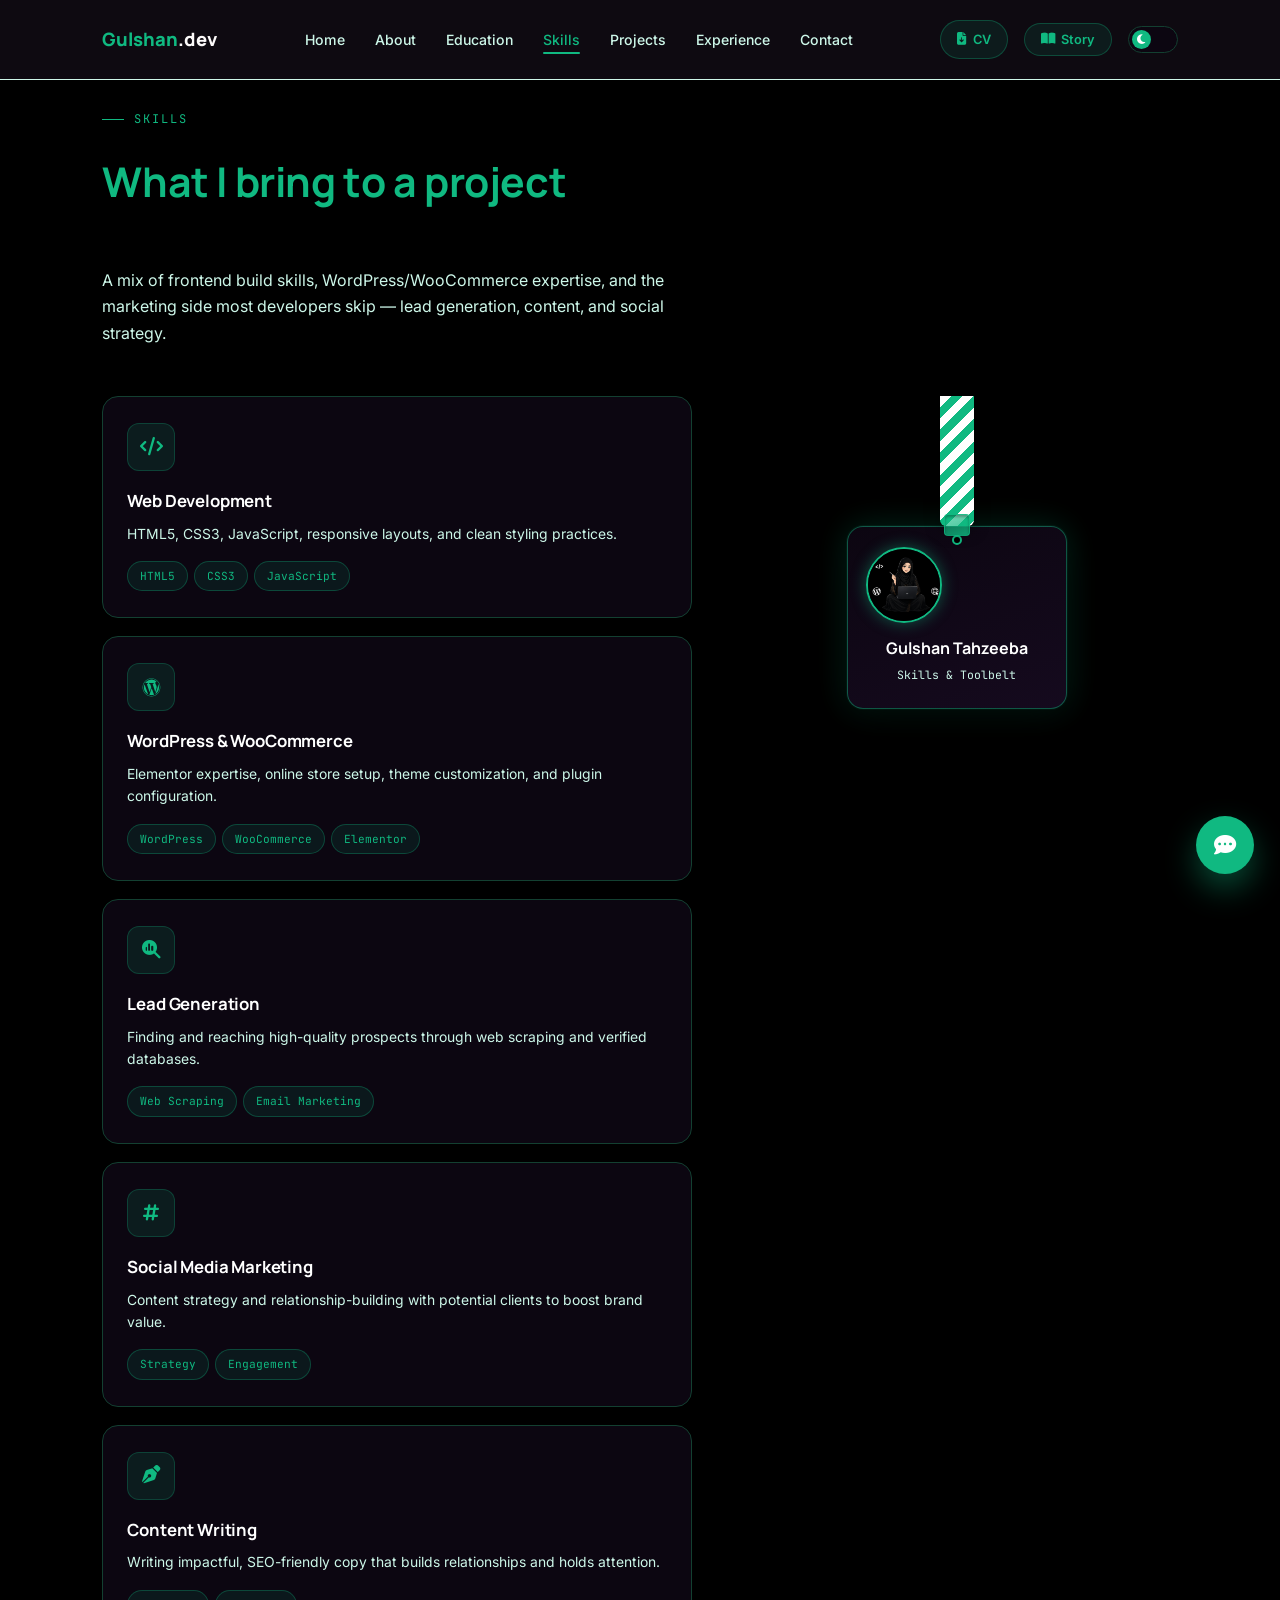
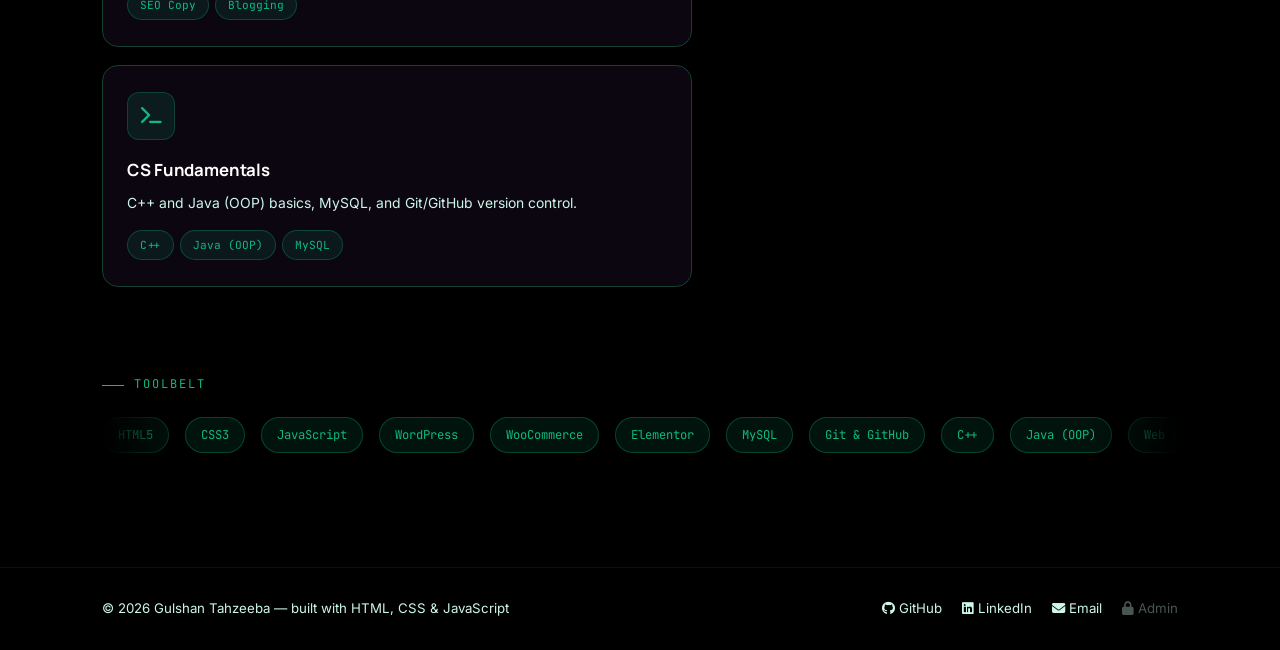
<file: skills.html>
<!DOCTYPE html>
<html lang="en">

<head>
  <meta charset="UTF-8">
  <meta name="viewport" content="width=device-width, initial-scale=1.0">
  <title>Skills — Gulshan Tahzeeba</title>
  <!-- Browser Tab Favicon (With Border) -->
  <link rel="icon" type="image/svg+xml"
    href="data:image/svg+xml,<svg xmlns='http://www.w3.org/2000/svg' viewBox='0 0 512 512'><circle cx='256' cy='256' r='200' fill='%23d9f8e4' stroke='%2310b981' stroke-width='24'/><circle cx='256' cy='256' r='90' fill='%2310b981'/></svg>">
  <link rel="preconnect" href="https://fonts.googleapis.com">
  <link
    href="https://fonts.googleapis.com/css2?family=Manrope:wght@500;700;800&family=Inter:wght@400;500;600&family=JetBrains+Mono:wght@400;500;600&display=swap"
    rel="stylesheet">
  <link rel="stylesheet" href="https://cdnjs.cloudflare.com/ajax/libs/font-awesome/6.5.1/css/all.min.css">
  <link rel="stylesheet" href="style.css">
</head>

<body>

  <div class="page-loader" id="pageLoader">
    <div class="loader-inner">
      <div class="loader-avatar-ring">
        <img src="assets/Hero.png" alt="Loading">
      </div>
      <span class="loader-text">loading&hellip;</span>
    </div>
  </div>

  <!-- ============ NAVBAR ============ -->
  <nav class="navbar">
    <a href="index.html" class="logo">Gulshan<span class="logo-dot">.dev</span></a>

    <ul class="nav-links" id="navLinks">
      <li><a href="index.html">Home</a></li>
      <li><a href="about.html">About</a></li>
      <li><a href="education.html">Education</a></li>
      <li><a href="skills.html" class="active-link">Skills</a></li>
      <li><a href="projects.html">Projects</a></li>
      <li><a href="experience.html">Experience</a></li>
      <li><a href="contact.html">Contact</a></li>
    </ul>

    <div class="nav-actions">
      <a class="mode-btn" href="assets/CV.pdf" download="Gulshan-Tahzeeba-CV.pdf" aria-label="Download CV"><i
          class="fa-solid fa-file-arrow-down"></i> CV</a>
      <button class="mode-btn" id="storyModeBtn" aria-label="Open story mode"><i class="fa-solid fa-book-open"></i>
        Story</button>
      <button class="theme-toggle" id="themeToggle" aria-label="Toggle dark and light mode">
        <span class="toggle-track">
          <span class="toggle-thumb" id="toggleThumb"><i class="fa-solid fa-moon"></i></span>
        </span>
      </button>
      <button class="hamburger" id="hamburger" aria-label="Open menu">
        <span></span><span></span><span></span>
      </button>
    </div>
  </nav>

  <!-- ============ STORY MODE OVERLAY ============ -->
  <div class="story-overlay" id="storyOverlay">
    <div class="story-progress" id="storyProgress"></div>
    <span class="story-slide-counter" id="storyCounter">1 / 11</span>
    <button class="story-close" id="storyClose" aria-label="Close story, go to portfolio"><i
        class="fa-solid fa-xmark"></i> Portfolio Mode</button>
    <div class="story-stage" id="storyStage">
      <!-- slides injected by JS -->
    </div>
    <p class="story-tap-hint">tap sides or use arrow keys to navigate</p>
    <button class="story-nav story-nav-prev" id="storyPrev" aria-label="Previous slide"><i
        class="fa-solid fa-chevron-left"></i></button>
    <button class="story-nav story-nav-next" id="storyNext" aria-label="Next slide"><i
        class="fa-solid fa-chevron-right"></i></button>
  </div>

  <section class="skills" id="skills">
    <p class="eyebrow">Skills</p>
    <h2 class="section-title split-text">What I bring to a project</h2>
    <p class="skills-lead">
      A mix of frontend build skills, WordPress/WooCommerce expertise, and the
      marketing side most developers skip &mdash; lead generation, content, and
      social strategy.
    </p>

    <div class="sticky-layout">
      <div>
        <div class="skill-groups" id="skillGroups">

          <div class="skill-group-card spotlight-card">
            <div class="skill-group-icon"><i class="fa-solid fa-code"></i></div>
            <h3>Web Development</h3>
            <p>HTML5, CSS3, JavaScript, responsive layouts, and clean styling practices.</p>
            <div class="skill-group-tags">
              <span class="pill pill-sm">HTML5</span>
              <span class="pill pill-sm">CSS3</span>
              <span class="pill pill-sm">JavaScript</span>
            </div>
          </div>

          <div class="skill-group-card spotlight-card">
            <div class="skill-group-icon"><i class="fa-brands fa-wordpress"></i></div>
            <h3>WordPress &amp; WooCommerce</h3>
            <p>Elementor expertise, online store setup, theme customization, and plugin configuration.</p>
            <div class="skill-group-tags">
              <span class="pill pill-sm">WordPress</span>
              <span class="pill pill-sm">WooCommerce</span>
              <span class="pill pill-sm">Elementor</span>
            </div>
          </div>

          <div class="skill-group-card spotlight-card">
            <div class="skill-group-icon"><i class="fa-solid fa-magnifying-glass-chart"></i></div>
            <h3>Lead Generation</h3>
            <p>Finding and reaching high-quality prospects through web scraping and verified databases.</p>
            <div class="skill-group-tags">
              <span class="pill pill-sm">Web Scraping</span>
              <span class="pill pill-sm">Email Marketing</span>
            </div>
          </div>

          <div class="skill-group-card spotlight-card">
            <div class="skill-group-icon"><i class="fa-solid fa-hashtag"></i></div>
            <h3>Social Media Marketing</h3>
            <p>Content strategy and relationship-building with potential clients to boost brand value.</p>
            <div class="skill-group-tags">
              <span class="pill pill-sm">Strategy</span>
              <span class="pill pill-sm">Engagement</span>
            </div>
          </div>

          <div class="skill-group-card spotlight-card">
            <div class="skill-group-icon"><i class="fa-solid fa-pen-nib"></i></div>
            <h3>Content Writing</h3>
            <p>Writing impactful, SEO-friendly copy that builds relationships and holds attention.</p>
            <div class="skill-group-tags">
              <span class="pill pill-sm">SEO Copy</span>
              <span class="pill pill-sm">Blogging</span>
            </div>
          </div>

          <div class="skill-group-card spotlight-card">
            <div class="skill-group-icon"><i class="fa-solid fa-terminal"></i></div>
            <h3>CS Fundamentals</h3>
            <p>C++ and Java (OOP) basics, MySQL, and Git/GitHub version control.</p>
            <div class="skill-group-tags">
              <span class="pill pill-sm">C++</span>
              <span class="pill pill-sm">Java (OOP)</span>
              <span class="pill pill-sm">MySQL</span>
            </div>
          </div>

        </div>

      </div>

      <div class="sticky-panel">
        <div class="lanyard-wrap idle-swing">
          <div class="lanyard-strap"></div>
          <div class="lanyard-clip"></div>
          <div class="lanyard-card">
            <div class="lanyard-hole"></div>
            <img src="assets/Skills.png" alt="Illustration of Gulshan with code, WordPress and web icons">
            <h4>Gulshan Tahzeeba</h4>
            <p>Skills & Toolbelt</p>
          </div>
        </div>
      </div>
    </div>

    <p class="eyebrow" style="margin-top:44px;">Toolbelt</p>
    <div class="marquee">
      <div class="marquee-track" id="toolbeltTrack">
        <span class="pill">HTML5</span>
        <span class="pill">CSS3</span>
        <span class="pill">JavaScript</span>
        <span class="pill">WordPress</span>
        <span class="pill">WooCommerce</span>
        <span class="pill">Elementor</span>
        <span class="pill">MySQL</span>
        <span class="pill">Git &amp; GitHub</span>
        <span class="pill">C++</span>
        <span class="pill">Java (OOP)</span>
        <span class="pill">Web Scraping</span>
        <span class="pill">Email Marketing</span>
        <span class="pill">AI Power User</span>
      </div>
    </div>
  </section>


  <footer class="footer">
    <p data-edit="footer-copyright">&copy; 2026 Gulshan Tahzeeba &mdash; built with HTML, CSS &amp; JavaScript</p>
    <div class="footer-socials">
      <a href="https://github.com/gulshantahzeeba-57" target="_blank" rel="noopener"><i class="fa-brands fa-github"></i>
        GitHub</a>
      <a href="https://www.linkedin.com/in/gulshan-tahzeeba-a3408042b/" target="_blank" rel="noopener"><i
          class="fa-brands fa-linkedin"></i>
        LinkedIn</a>
      <a href="mailto:gulshantahzeeba.kir@gmail.com"><i class="fa-solid fa-envelope"></i> Email</a>
      <a href="admin.html" style="opacity:.35;"><i class="fa-solid fa-lock"></i> Admin</a>
    </div>
  </footer>

  <!-- ============ CHATBOT WIDGET ============ -->
  <button class="chat-fab" id="chatFab" aria-label="Open chat assistant">
    <i class="fa-solid fa-comment-dots"></i>
  </button>

  <div class="chat-window" id="chatWindow">
    <div class="chat-header">
      <span class="chat-header-title">Ask about Gulshan</span>
      <button class="chat-close" id="chatClose" aria-label="Close chat">×</button>
    </div>
    <div class="chat-messages" id="chatMessages">
      <div class="chat-msg bot">
        Hi! Ask me about Gulshan's skills, projects, education, experience, or how to get in touch.
      </div>
    </div>
    <div class="chat-input-row">
      <input type="text" id="chatInput" placeholder="Type a message..." autocomplete="off">
      <button id="chatSend" aria-label="Send message"><i class="fa-solid fa-paper-plane"></i></button>
    </div>
  </div>

  <script src="content-apply.js"></script>
  <script src="custom-cursor.js"></script>
  <script src="script.js"></script>
</body>

</html>
</file>
<file: style.css>
/* Gulshan Tahzeeba — portfolio stylesheet (plain CSS, no custom properties/root system) */

* {
  margin: 0;
  padding: 0;
  box-sizing: border-box;
}

html {
  scroll-behavior: smooth;
}

body {
  font-family: "Inter", sans-serif;
  background-color: #000000;
  color: #ffffff;
  line-height: 1.65;
  transition: background-color 0.4s ease, color 0.4s ease;
  overflow-x: hidden;
}

h1,
h2,
h3 {
  font-family: "Manrope", sans-serif;
  font-weight: 700;
  letter-spacing: -0.01em;
  color: #10B981;
}

a {
  text-decoration: none;
  color: inherit;
}

ul {
  list-style: none;
}

button {
  cursor: pointer;
  font-family: inherit;
  border: none;
  background: none;
  color: inherit;
}

img {
  max-width: 100%;
  display: block;
}

section {
  padding: 110px 8%;
  max-width: 1280px;
  margin: 0 auto;
}

::selection {
  background-color: #10B981;
  color: #000000;
}

.page-loader {
  position: fixed;
  inset: 0;
  z-index: 5000;
  background-color: #000000;
  display: flex;
  align-items: center;
  justify-content: center;
  transition: opacity 0.45s ease, visibility 0.45s ease;
}

.page-loader.hidden {
  opacity: 0;
  visibility: hidden;
  pointer-events: none;
}

.loader-inner {
  display: flex;
  flex-direction: column;
  align-items: center;
  gap: 18px;
}

.loader-avatar-ring {
  position: relative;
  width: 84px;
  height: 84px;
}

.loader-avatar-ring img {
  width: 100%;
  height: 100%;
  border-radius: 50%;
  object-fit: cover;
  border: 2px solid #10b981;
}

.loader-avatar-ring::before {
  content: "";
  position: absolute;
  inset: -6px;
  border-radius: 50%;
  border: 2px solid transparent;
  border-top-color: #10B981;
  border-right-color: #10B981;
  animation: loader-spin 0.9s linear infinite;
}

.loader-text {
  font-family: "JetBrains Mono", monospace;
  font-size: 0.76rem;
  letter-spacing: 1px;
  color: #cdf7e9;
}

.icon {
  color: #10B981;
}

.split-text {
  display: inline-block;
  overflow: hidden;
}

.split-text .split-char {
  display: inline-block;
  transform: translateY(110%);
  opacity: 0;
  transition: transform 0.55s cubic-bezier(0.22, 1, 0.36, 1), opacity 0.5s ease;
}

.split-text.split-visible .split-char {
  transform: translateY(0);
  opacity: 1;
}

.shiny-text {
  background: linear-gradient(100deg, #016443 30%, #10B981 45%, #10b981 55%, #10b981 100%);
  background-size: 250% 100%;
  -webkit-background-clip: text;
  background-clip: text;
  color: transparent;
  animation: shine-move 4.5s linear infinite;
}

.spotlight-card {
  position: relative;
  overflow: hidden;
}

.spotlight-card::before {
  content: "";
  position: absolute;
  inset: 0;
  background: radial-gradient(260px circle at var(--sx, 50%) var(--sy, 50%), rgba(16, 185, 129, 0.16), transparent 70%);
  opacity: 0;
  transition: opacity 0.3s ease;
  pointer-events: none;
  z-index: 0;
}

.spotlight-card:hover::before {
  opacity: 1;
}

.spotlight-card>* {
  position: relative;
  z-index: 1;
}

.magnetic {
  transition: transform 0.25s cubic-bezier(0.22, 1, 0.36, 1);
  will-change: transform;
}

.marquee {
  overflow: hidden;
  width: 100%;
  -webkit-mask-image: linear-gradient(to right, transparent, #000 8%, #000 92%, transparent);
  mask-image: linear-gradient(to right, transparent, #000 8%, #000 92%, transparent);
}

.marquee-track {
  display: flex;
  gap: 10px;
  width: max-content;
  animation: marquee-scroll 26s linear infinite;
}

.marquee:hover .marquee-track {
  animation-play-state: paused;
}

.sticky-layout {
  display: grid;
  grid-template-columns: minmax(0, 1fr) minmax(0, 0.75fr);
  gap: 44px;
  align-items: start;
}

.sticky-panel {
  position: sticky;
  top: 100px;
  display: flex;
  justify-content: center;
}

.sticky-panel img {
  width: 100%;
  display: block;
}

.profile-card {
  position: relative;
  width: 100%;
  max-width: 320px;
  margin: 0 auto;
  border-radius: 24px;
  padding: 2px;
  background: linear-gradient(145deg, rgba(16, 185, 129, 0.55) 0%, rgba(198, 166, 255, 0.25) 100%);
  transform-style: preserve-3d;
  transition: transform 0.15s ease-out;
  cursor: pointer;
}

.profile-card-inner {
  position: relative;
  border-radius: 22px;
  background: linear-gradient(160deg, #0c0611 0%, #150a1e 100%);
  padding: 34px 28px 28px;
  overflow: hidden;
  text-align: center;
}

.profile-card-glow {
  position: absolute;
  inset: -40%;
  background: radial-gradient(circle at 50% 50%, rgba(125, 190, 255, 0.35), transparent 55%);
  opacity: 0;
  transition: opacity 0.3s ease;
  pointer-events: none;
}

.profile-card:hover .profile-card-glow {
  opacity: 1;
}

.profile-card-avatar {
  width: 96px;
  height: 96px;
  border-radius: 50%;
  object-fit: cover;
  border: 2px solid rgba(16, 185, 129, 0.5);
  margin: 0 auto 18px;
  position: relative;
  z-index: 2;
}

.profile-card-name {
  font-family: "Manrope", sans-serif;
  font-weight: 800;
  font-size: 1.3rem;
  color: #ffffff;
  position: relative;
  z-index: 2;
}

.profile-card-title {
  font-size: 0.86rem;
  color: #10B981;
  margin: 6px 0 4px;
  position: relative;
  z-index: 2;
}

.profile-card-handle {
  font-family: "JetBrains Mono", monospace;
  font-size: 0.78rem;
  color: #cdf7e9;
  position: relative;
  z-index: 2;
}

.profile-card-status {
  display: inline-flex;
  align-items: center;
  gap: 6px;
  margin: 16px 0;
  padding: 6px 14px;
  border-radius: 20px;
  background-color: rgba(143, 217, 168, 0.12);
  border: 1px solid rgba(143, 217, 168, 0.3);
  font-size: 0.76rem;
  color: #8FD9A8;
  position: relative;
  z-index: 2;
}

.profile-card-status .dot {
  width: 6px;
  height: 6px;
  border-radius: 50%;
  background-color: #8FD9A8;
}

.profile-card-contact {
  position: relative;
  z-index: 2;
  display: block;
  margin-top: 14px;
  padding: 12px 0;
  border-radius: 10px;
  background-color: #10B981;
  color: #000000;
  font-weight: 700;
  font-size: 0.88rem;
}

.scroll-stack {
  position: relative;
}

.scroll-stack-item-wrap {
  height: 100vh;
  display: flex;
  align-items: flex-start;
  justify-content: center;
}

.scroll-stack-item {
  position: sticky;
  top: 12%;
  width: min(560px, 88vw);
  min-height: 380px;
  border-radius: 22px;
  background: linear-gradient(160deg, #0c0611 0%, #150a1e 100%);
  border: 1px solid #134031;
  box-shadow: 0 30px 70px rgba(0, 0, 0, 0.55);
  padding: 44px 40px;
  will-change: transform;
  transform-origin: top center;
  display: flex;
  flex-direction: column;
  justify-content: center;
}

.scroll-stack-item .chapter-num {
  font-family: "JetBrains Mono", monospace;
  font-size: 0.78rem;
  color: #10B981;
  letter-spacing: 2px;
  text-transform: uppercase;
  margin-bottom: 14px;
}

.scroll-stack-item h2 {
  font-family: "Manrope", sans-serif;
  font-size: 1.8rem;
  color: #ffffff;
  margin-bottom: 14px;
}

.scroll-stack-item p {
  color: #cdf7e9;
  font-size: 1rem;
  line-height: 1.7;
}

.scroll-stack-item .chapter-img {
  width: 100%;
  max-height: 220px;
  object-fit: cover;
  border-radius: 14px;
  margin-bottom: 20px;
  border: 1px solid #134031;
}

.story-hero {
  min-height: 70vh;
  display: flex;
  flex-direction: column;
  align-items: center;
  justify-content: center;
  text-align: center;
  padding: 160px 8% 40px;
  position: relative;
}

.story-hero h1 {
  font-family: "Manrope", sans-serif;
  font-size: clamp(2rem, 4.5vw, 3.4rem);
  color: #ffffff;
  margin-bottom: 16px;
}

.story-hero p {
  color: #cdf7e9;
  max-width: 480px;
  margin: 0 auto 30px;
}

.story-end {
  min-height: 60vh;
  display: flex;
  flex-direction: column;
  align-items: center;
  justify-content: center;
  text-align: center;
  gap: 20px;
  padding: 60px 8% 140px;
}

.scroll-expand-wrap {
  position: relative;
  height: 220vh;
}

.scroll-expand-sticky {
  position: sticky;
  top: 0;
  height: 100vh;
  display: flex;
  align-items: center;
  justify-content: center;
  overflow: hidden;
}

.scroll-expand-media {
  position: relative;
  overflow: hidden;
  will-change: width, height, border-radius;
  box-shadow: 0 40px 100px rgba(0, 0, 0, 0.5);
}

.scroll-expand-media img,
.scroll-expand-media canvas {
  position: absolute;
  inset: 0;
  width: 100%;
  height: 100%;
  object-fit: cover;
}

.scroll-expand-overlay {
  position: absolute;
  inset: 0;
  display: flex;
  flex-direction: column;
  align-items: center;
  justify-content: center;
  text-align: center;
  z-index: 3;
  background: linear-gradient(180deg, rgba(18, 14, 23, 0.25) 0%, rgba(18, 14, 23, 0.55) 100%);
  padding: 20px;
}

.scroll-expand-overlay .hero-greeting {
  opacity: 1;
}

.scroll-expand-overlay .hero-name {
  opacity: 1;
}

.scroll-expand-hint {
  position: absolute;
  bottom: 28px;
  left: 50%;
  transform: translateX(-50%);
  font-family: "JetBrains Mono", monospace;
  font-size: 0.72rem;
  letter-spacing: 1px;
  color: rgba(241, 236, 247, 0.6);
  z-index: 3;
  opacity: 1;
}

.color-bends-canvas {
  position: absolute;
  inset: 0;
  width: 100%;
  height: 100%;
  z-index: 0;
  opacity: 0.55;
}

.lanyard-wrap {
  position: relative;
  width: 100%;
  max-width: 260px;
  height: 420px;
  margin: 0 auto;
  perspective: 1200px;
}

.lanyard-strap {
  position: absolute;
  top: 0;
  left: 50%;
  width: 34px;
  height: 130px;
  margin-left: -17px;
  background: repeating-linear-gradient(135deg, #ffffff 0 8px, #10B981 8px 16px);
  border-radius: 0 0 6px 6px;
  transform-origin: top center;
  z-index: 1;
  box-shadow: 0 6px 16px rgba(0, 0, 0, 0.3);
}

.lanyard-clip {
  position: absolute;
  top: 118px;
  left: 50%;
  width: 26px;
  height: 22px;
  margin-left: -13px;
  background: linear-gradient(160deg, rgba(16, 185, 129, 0.55) 0%, rgba(16, 185, 129, 0.85) 100%);
  border: 1px solid rgba(16, 185, 129, 0.6);
  border-radius: 4px;
  z-index: 2;
  box-shadow: inset 0 2px 3px rgba(0, 0, 0, 0.3);
  transform-origin: center -118px;
}

.lanyard-card {
  position: absolute;
  top: 130px;
  left: 50%;
  width: 220px;
  margin-left: -110px;
  border-radius: 16px;
  background: linear-gradient(160deg, #0c0611 0%, #150a1e 100%);
  border: 1px solid rgba(16, 185, 129, 0.45);
  box-shadow: 0 25px 50px rgba(0, 0, 0, 0.5),
    0 0 0 1px rgba(16, 185, 129, 0.08),
    0 0 34px rgba(16, 185, 129, 0.22);
  padding: 20px 18px 24px;
  text-align: center;
  cursor: grab;
  transform-origin: center -130px;
  touch-action: none;
  user-select: none;
}

.lanyard-card:active {
  cursor: grabbing;
}

.lanyard-card img {
  width: 76px;
  height: 76px;
  border-radius: 50%;
  object-fit: cover;
  border: 2px solid #10B981;
  box-shadow: 0 0 16px rgba(16, 185, 129, 0.45);
  margin-bottom: 12px;
  pointer-events: none;
}

.lanyard-card h4 {
  font-family: "Manrope", sans-serif;
  font-size: 1rem;
  color: #ffffff;
  margin-bottom: 4px;
  pointer-events: none;
}

.lanyard-card p {
  font-family: "JetBrains Mono", monospace;
  font-size: 0.72rem;
  color: #cdf7e9;
  pointer-events: none;
}

.lanyard-card .lanyard-hole {
  position: absolute;
  top: 8px;
  left: 50%;
  width: 10px;
  height: 10px;
  margin-left: -5px;
  border-radius: 50%;
  background-color: #000000;
  border: 2px solid #10b981;
}

.lanyard-hint {
  text-align: center;
  font-family: "JetBrains Mono", monospace;
  font-size: 0.72rem;
  color: #cdf7e9;
  margin-top: 10px;
}

.stitch-divider {
  display: flex;
  align-items: center;
  gap: 10px;
  max-width: 1280px;
  margin: 0 auto;
  padding: 0 8%;
  opacity: 0.7;
}

.stitch-divider .line {
  flex: 1;
  height: 1px;
  background-image: linear-gradient(to right, #134031 0, #134031 6px, transparent 6px, transparent 12px);
  background-size: 12px 1px;
}

.stitch-divider .diamond {
  width: 6px;
  height: 6px;
  background-color: #10B981;
  transform: rotate(45deg);
  flex-shrink: 0;
}

.eyebrow {
  display: flex;
  align-items: center;
  gap: 10px;
  font-family: "JetBrains Mono", monospace;
  font-size: 0.75rem;
  letter-spacing: 2px;
  text-transform: uppercase;
  color: #10B981;
  margin-bottom: 18px;
}

.eyebrow::before {
  content: "";
  width: 22px;
  height: 1px;
  background-color: #10B981;
}

.section-title {
  font-size: clamp(1.9rem, 3.2vw, 2.7rem);
  margin-bottom: 44px;
  max-width: 640px;
  color: #10B981;
}

.btn {
  display: inline-block;
  padding: 14px 30px;
  border-radius: 8px;
  font-weight: 600;
  font-size: 0.92rem;
  transition: transform 0.25s ease, box-shadow 0.25s ease, background-color 0.25s ease, border-color 0.25s ease;
  position: relative;
  overflow: hidden;
  isolation: isolate;
}

.btn-primary {
  background-color: #10B981;
  color: #000000;
}

.btn-primary:hover {
  transform: translateY(-3px);
  box-shadow: 0 14px 32px rgba(16, 185, 129, 0.35);
}

.btn-outline {
  border: 1.5px solid #000000;
  color: #ffffff;
}

.btn-outline:hover {
  border-color: #10B981;
  background-color: rgba(16, 185, 129, 0.08);
  transform: translateY(-3px);
}

.pill {
  display: inline-block;
  padding: 7px 15px;
  border-radius: 20px;
  background-color: rgba(16, 185, 129, 0.1);
  border: 1px solid rgba(16, 185, 129, 0.3);
  color: #10B981;
  font-family: "JetBrains Mono", monospace;
  font-size: 0.76rem;
  margin: 4px 6px 4px 0;
}

.pill-sm {
  font-size: 0.7rem;
  padding: 5px 12px;
}

.navbar {
  position: fixed;
  top: 0;
  left: 0;
  width: 100%;
  display: flex;
  align-items: center;
  justify-content: space-between;
  padding: 20px 8%;
  background-color: rgba(18, 14, 23, 0.78);
  backdrop-filter: blur(12px);
  z-index: 1000;
  border-bottom: 1px solid #cdf7e9;
  transition: background-color 0.4s ease, border-color 0.4s ease;
}

.logo {
  font-family: "Manrope", sans-serif;
  font-size: 1.15rem;
  font-weight: 800;
  color: #10B981;
}

.logo-dot {
  color: #fcfafa;
}

.nav-links {
  display: flex;
  gap: 30px;
}

.nav-links a {
  font-family: "Inter", sans-serif;
  font-size: 0.88rem;
  font-weight: 500;
  color: #cdf7e9;
  position: relative;
  transition: color 0.25s ease;
}

.nav-links a::after {
  content: "";
  position: absolute;
  left: 0;
  bottom: -6px;
  width: 0%;
  height: 2px;
  border-radius: 2px;
  background-color: #10B981;
  transition: width 0.25s ease;
}

.nav-links a:hover {
  color: #ffffff;
}

.nav-links a:hover::after {
  width: 100%;
}

.nav-links a.active-link {
  color: #10B981;
}

.nav-links a.active-link::after {
  width: 100%;
}

.nav-actions {
  display: flex;
  align-items: center;
  gap: 16px;
}

.mode-btn {
  display: inline-flex;
  align-items: center;
  gap: 6px;
  font-family: "Inter", sans-serif;
  font-size: 0.8rem;
  font-weight: 600;
  color: #10B981;
  background-color: rgba(16, 185, 129, 0.1);
  border: 1px solid rgba(16, 185, 129, 0.3);
  border-radius: 20px;
  padding: 8px 16px;
  text-decoration: none;
  cursor: pointer;
  transition: background-color 0.25s ease, transform 0.25s ease;
}

.mode-btn:hover {
  background-color: rgba(16, 185, 129, 0.2);
  transform: translateY(-2px);
}

.theme-toggle {
  display: flex;
  align-items: center;
}

.toggle-track {
  width: 50px;
  height: 27px;
  background-color: #0c0611;
  border: 1px solid #134031;
  border-radius: 20px;
  display: flex;
  align-items: center;
  padding: 3px;
  transition: background-color 0.3s ease;
}

.toggle-thumb {
  width: 19px;
  height: 19px;
  border-radius: 50%;
  background-color: #10B981;
  display: flex;
  align-items: center;
  justify-content: center;
  font-size: 11px;
  transition: transform 0.3s ease, background-color 0.3s ease;
  transform: translateX(0);
}

.hamburger {
  display: none;
  flex-direction: column;
  gap: 5px;
}

.hamburger span {
  width: 22px;
  height: 2px;
  background-color: #ffffff;
  border-radius: 2px;
}

.hero {
  min-height: 100vh;
  display: flex;
  flex-direction: column;
  justify-content: center;
  padding: 140px 8% 60px;
  position: relative;
  overflow: hidden;
  isolation: isolate;
}

.hero-aurora {
  position: absolute;
  inset: 0;
  pointer-events: none;
  z-index: 0;
}

.hero-aurora span {
  position: absolute;
  border-radius: 50%;
  filter: blur(70px);
  opacity: 0.35;
}

.aurora-1 {
  width: 480px;
  height: 480px;
  background: #10B981;
  top: -140px;
  right: 4%;
}

.aurora-2 {
  width: 340px;
  height: 340px;
  background: #10B981;
  bottom: -100px;
  left: 2%;
  opacity: 0.2;
}

body.light-mode .hero-aurora {
  display: none;
}

.hero-inner {
  display: grid;
  grid-template-columns: 1.15fr 0.85fr;
  gap: 60px;
  align-items: center;
  max-width: 1280px;
  margin: 0 auto;
  width: 100%;
  position: relative;
  z-index: 2;
}

.hero-greeting {
  font-family: "JetBrains Mono", monospace;
  font-size: 0.9rem;
  color: #10B981;
  margin-bottom: 18px;
}

.hero-name {
  font-size: clamp(2.4rem, 4.6vw, 3.8rem);
  line-height: 1.1;
  margin-bottom: 20px;
  color: #10B981;
}

.hero-name .accent {
  color: #10B981;
}

.hero-desc {
  font-size: 1.02rem;
  color: #cdf7e9;
  max-width: 480px;
  margin-bottom: 36px;
  line-height: 1.75;
}

.hero-cta {
  display: flex;
  gap: 18px;
  margin-bottom: 44px;
}

.hero-quicklinks {
  display: flex;
  gap: 26px;
  flex-wrap: wrap;
}

.hero-quicklinks a {
  font-size: 0.85rem;
  color: #cdf7e9;
  border-bottom: 1px solid transparent;
  transition: color 0.25s ease, border-color 0.25s ease;
}

.hero-quicklinks a:hover {
  color: #10B981;
  border-color: #10B981;
}

.hero-visual {
  position: relative;
  display: flex;
  align-items: center;
  justify-content: center;
}

.hero-portrait-frame {
  position: relative;
  width: 100%;
  max-width: 380px;
  border-radius: 20px;
  overflow: hidden;
  border: 1px solid #134031;
  box-shadow: 0 40px 90px rgba(0, 0, 0, 0.5);
}

.hero-avatar {
  width: 100%;
  display: block;
}

.hero-badge {
  position: absolute;
  bottom: 20px;
  left: 50%;
  transform: translateX(-50%);
  background-color: #0c0611;
  backdrop-filter: blur(6px);
  border: 1px solid #134031;
  border-radius: 10px;
  padding: 10px 16px;
  font-family: "JetBrains Mono", monospace;
  font-size: 0.72rem;
  color: #10B981;
  z-index: 3;
}

.scroll-cue {
  position: absolute;
  bottom: 30px;
  left: 8%;
  font-family: "JetBrains Mono", monospace;
  font-size: 0.72rem;
  letter-spacing: 1px;
  color: #cdf7e9;
  z-index: 2;
}

.reveal {
  opacity: 0;
  transform: translateY(26px);
  transition: opacity 0.7s ease, transform 0.7s ease;
}

.reveal.visible {
  opacity: 1;
  transform: translateY(0);
}

.page-header {
  padding: 150px 8% 40px;
  max-width: 1280px;
  margin: 0 auto;
}

.page-header h1 {
  font-size: clamp(2rem, 4vw, 3rem);
  color: #10B981;
}

.about-grid {
  display: grid;
  grid-template-columns: 0.8fr 1.3fr;
  gap: 60px;
  align-items: start;
}

.about-image img {
  width: 50%;
  height: 50%;
  border-radius: 100px;
  border: 1px solid #134031;
  box-shadow: 0 30px 60px rgba(0, 0, 0, 0.4);
}

.about-text p {
  color: #cdf7e9;
  margin-bottom: 20px;
  font-size: 1.02rem;
  max-width: 560px;
}

.about-quote {
  font-family: "Manrope", sans-serif;
  font-weight: 700;
  font-size: 1.3rem;
  color: #150a1e;
  margin: 28px 0;
  padding-left: 20px;
  border-left: 3px solid #10B981;
  max-width: 560px;
}

.about-meta {
  display: flex;
  flex-wrap: wrap;
  gap: 14px;
  margin: 24px 0 8px;
}

.meta-chip {
  display: flex;
  align-items: center;
  gap: 8px;
  padding: 9px 16px;
  background-color: #0c0611;
  border: 1px solid #134031;
  border-radius: 8px;
  font-size: 0.84rem;
  color: #cdf7e9;
}

.about-stats {
  display: grid;
  grid-template-columns: repeat(4, 1fr);
  gap: 16px;
  margin-top: 36px;
  max-width: 620px;
}

.stat-card {
  background-color: #0c0611;
  border: 1px solid #134031;
  border-radius: 12px;
  padding: 22px 16px;
  text-align: left;
  transition: transform 0.3s ease, border-color 0.3s ease;
}

.stat-card:hover {
  transform: translateY(-6px);
  border-color: #10B981;
}

.stat-number {
  display: block;
  font-family: "Manrope", sans-serif;
  font-size: 1.7rem;
  font-weight: 800;
  color: #10B981;
}

.stat-label {
  font-size: 0.72rem;
  color: #cdf7e9;
}

.edu-page-layout {
  display: grid;
  grid-template-columns: minmax(0, 1fr) minmax(0, 0.75fr);
  gap: 44px;
  align-items: start;
}

.edu-page-lanyard {
  position: sticky;
  top: 100px;
  display: flex;
  justify-content: center;
}

.edu-timeline {
  position: relative;
  padding-left: 32px;
  border-left: 1px solid #134031;
}

.edu-item {
  position: relative;
  margin-bottom: 40px;
}

.edu-item:last-child {
  margin-bottom: 0;
}

.edu-dot {
  position: absolute;
  left: -37px;
  top: 5px;
  width: 11px;
  height: 11px;
  border-radius: 50%;
  background-color: #000000;
  border: 2px solid #10B981;
}

.edu-date {
  font-family: "JetBrains Mono", monospace;
  color: #10B981;
  font-size: 0.76rem;
  letter-spacing: 0.5px;
  margin-bottom: 8px;
}

.edu-item h3 {
  font-size: 1.2rem;
  margin-bottom: 6px;
  color: #ffffff;
}

.edu-item p {
  color: #cdf7e9;
  font-size: 0.92rem;
}

.credentials-block {
  margin-top: 70px;
  padding-top: 50px;
  border-top: 1px solid #150a1e;
}

.credentials-grid {
  display: grid;
  grid-template-columns: 1fr;
  gap: 40px;
  align-items: start;
}

.cert-list {
  display: flex;
  flex-direction: column;
  gap: 18px;
}

.cert-item {
  display: flex;
  gap: 14px;
  align-items: flex-start;
  margin-bottom: 20px;
}

.cert-icon {
  font-size: 1.2rem;
  flex-shrink: 0;
}

.cert-item .cert-thumb {
  width: 42px;
  height: 42px;
  border-radius: 8px;
  object-fit: cover;
  border: 1px solid rgba(16, 185, 129, 0.4);
  flex-shrink: 0;
}

/* .cert-grid {
  display: grid;
  grid-template-columns: repeat(auto-fill, minmax(230px, 1fr));
  gap: 20px;
} */

.cert-grid {
  display: grid;
  grid-template-columns: repeat(auto-fit, minmax(220px, 1fr));
  gap: 20px;
  width: 100%;
}

.cert-card {
  background-color: #0c0611;
  border: 1px solid #134031;
  border-radius: 16px;
  overflow: hidden;
  transition: transform 0.3s ease, border-color 0.3s ease, box-shadow 0.3s ease;
}

.cert-card:hover {
  transform: translateY(-4px);
  border-color: #10B981;
  box-shadow: 0 18px 40px rgba(0, 0, 0, 0.25);
}

.cert-card-media {
  width: 100%;
  aspect-ratio: 4 / 3;
  overflow: hidden;
  background-color: #150a1e;
}

.cert-card-media img {
  width: 100%;
  height: 100%;
  object-fit: cover;
  display: block;
}

.cert-card-media.icon-only {
  display: flex;
  align-items: center;
  justify-content: center;
}

.cert-card-media.icon-only i {
  font-size: 2.2rem;
  color: #10B981;
}

.cert-card-body {
  padding: 18px 20px 22px;
}

.cert-card-body h4 {
  font-size: 0.98rem;
  color: #ffffff;
  margin-bottom: 6px;
  line-height: 1.4;
}

.cert-card-body p {
  font-size: 0.85rem;
  color: #cdf7e9;
  line-height: 1.5;
}

/* Mobile Responsive Styling */
@media (max-width: 768px) {
  .cert-grid {
    grid-template-columns: 1fr;
    /* Mobile par 1 card per line */
    width: 100%;
    /* Fixed 1000px width ko responsive override kare ga */
    max-width: 100%;
    padding: 0 16px;
    /* Side paddings taakay screens ke sath chipke nahi */
    box-sizing: border-box;
    gap: 16px;
    /* Mobile ke liye gap thoda Kam */
  }

  .cert-card-body {
    padding: 16px;
  }

  .cert-card-body h4 {
    font-size: 1rem;
    /* Mobile readability ke liye */
  }
}

.languages-row {
  display: flex;
  gap: 28px;
  margin-top: 40px;
  flex-wrap: wrap;
}

.lang-chip {
  font-size: 0.88rem;
  color: #a0f5d7;
}

.lang-chip b {
  color: #10B981;
}

.skills-lead {
  color: #cdf7e9;
  max-width: 620px;
  margin-bottom: 50px;
  font-size: 1rem;
}

.skill-groups {
  display: grid;
  grid-template-columns: 1fr;
  gap: 18px;
  margin-bottom: 44px;
  min-width: 0;
}

.skill-group-card {
  background-color: #0c0611;
  border: 1px solid #134031;
  border-radius: 16px;
  padding: 26px 24px;
  min-width: 0;
  transition: transform 0.3s ease, border-color 0.3s ease, box-shadow 0.3s ease;
}

.skill-group-card:hover {
  transform: translateY(-4px);
  border-color: #10B981;
  box-shadow: 0 18px 40px rgba(0, 0, 0, 0.25);
}

.skill-group-icon {
  width: 48px;
  height: 48px;
  border-radius: 12px;
  display: flex;
  align-items: center;
  justify-content: center;
  font-size: 1.15rem;
  color: #10B981;
  background-color: rgba(16, 185, 129, 0.12);
  border: 1px solid rgba(16, 185, 129, 0.25);
  margin-bottom: 16px;
}

.skill-group-card h3 {
  font-family: "Manrope", sans-serif;
  font-size: 1.05rem;
  margin-bottom: 8px;
  color: #ffffff;
}

.skill-group-card p {
  font-size: 0.87rem;
  color: #cdf7e9;
  line-height: 1.6;
  margin: 0 0 16px;
}

.skill-group-tags {
  display: flex;
  flex-wrap: wrap;
  gap: 6px;
}

.skill-group-tags .pill {
  margin: 0;
}

.skills-toolbelt {
  display: flex;
  flex-wrap: wrap;
  gap: 10px;
  margin-top: 20px;
}

.skills-image-strip {
  border-radius: 16px;
  overflow: hidden;
  border: 1px solid #134031;
  margin-top: 50px;
  max-height: 340px;
}

.skills-image-strip img {
  width: 100%;
  object-fit: cover;
  object-position: top center;
  max-height: 340px;
}

.project-category-heading {
  display: flex;
  align-items: baseline;
  gap: 14px;
  margin: 70px 0 30px;
}

.project-category-heading:first-of-type {
  margin-top: 0;
}

.project-category-heading h3 {
  font-family: "Manrope", sans-serif;
  font-size: 1.3rem;
  color: #ffffff;
}

.project-category-heading span {
  font-family: "JetBrains Mono", monospace;
  font-size: 0.72rem;
  color: #cdf7e9;
}

.projects-grid {
  display: grid;
  grid-template-columns: 1fr;
  gap: 22px;
}

.project-card {
  background-color: #0c0611;
  border: 1px solid #134031;
  border-radius: 14px;
  overflow: hidden;
  transition: transform 0.3s ease, box-shadow 0.3s ease, border-color 0.3s ease;
  display: grid;
  grid-template-columns: 0.9fr 1.1fr;
}

.project-card:hover {
  transform: translateY(-6px);
  box-shadow: 0 26px 55px rgba(16, 185, 129, 0.14);
  border-color: #10B981;
}

.project-thumb {
  position: relative;
  min-height: 220px;
  overflow: hidden;
  background: linear-gradient(160deg, #150a1e, #000000 70%);
  display: flex;
  flex-direction: column;
}

.project-thumb-bar {
  display: flex;
  align-items: center;
  gap: 6px;
  padding: 10px 14px;
  background-color: rgba(0, 0, 0, 0.25);
}

.project-thumb-bar span {
  width: 8px;
  height: 8px;
  border-radius: 50%;
  background-color: rgba(255, 255, 255, 0.25);
}

.project-thumb-shot {
  flex: 1;
  overflow: hidden;
  display: flex;
  align-items: flex-start;
  justify-content: center;
  background-color: #000000;
}

.project-thumb-shot img {
  width: 100%;
  height: auto;
  display: block;
  transition: transform 8s ease;
}

.project-card:hover .project-thumb-shot img {
  transform: translateY(-35%);
}

.project-thumb.no-img .project-thumb-shot {
  align-items: center;
  justify-content: center;
  background: linear-gradient(135deg, #150a1e, #0c0611 60%, #134031);
}

.project-thumb.no-img .project-thumb-shot span {
  font-family: "Manrope", sans-serif;
  font-weight: 800;
  font-size: 1.6rem;
  color: #cdf7e9;
}

.project-info {
  padding: 26px 28px;
  display: flex;
  flex-direction: column;
  justify-content: center;
}

.project-info h4 {
  font-family: "Manrope", sans-serif;
  margin-bottom: 8px;
  font-size: 1.2rem;
  color: #ffffff;
}

.project-info p {
  color: #cdf7e9;
  font-size: 0.88rem;
  margin-bottom: 16px;
  line-height: 1.6;
}

.project-tags {
  margin-bottom: 16px;
}

.project-links {
  display: flex;
  gap: 20px;
}

.link-arrow {
  font-family: "JetBrains Mono", monospace;
  font-size: 0.78rem;
  color: #10B981;
  transition: color 0.25s ease;
}

.link-arrow:hover {
  color: #ffffff;
}

.experience-grid {
  display: grid;
  grid-template-columns: 1.3fr 0.7fr;
  gap: 50px;
  align-items: start;
}

.timeline {
  position: relative;
  padding-left: 32px;
  border-left: 1px solid #134031;
}

.timeline-item {
  position: relative;
  margin-bottom: 46px;
}

.timeline-item:last-child {
  margin-bottom: 0;
}

.timeline-dot {
  position: absolute;
  left: -37px;
  top: 5px;
  width: 11px;
  height: 11px;
  border-radius: 50%;
  background-color: #000000;
  border: 2px solid #10B981;
}

.timeline-date {
  font-family: "JetBrains Mono", monospace;
  color: #10B981;
  font-size: 0.76rem;
  letter-spacing: 0.5px;
  margin-bottom: 8px;
}

.timeline-content h3 {
  margin-bottom: 4px;
  font-size: 1.2rem;
  color: #ffffff;
}

.timeline-content .role-org {
  font-size: 0.85rem;
  color: #10B981;
  margin-bottom: 12px;
  display: block;
}

.timeline-content ul {
  color: #cdf7e9;
  font-size: 0.9rem;
  line-height: 1.7;
}

.timeline-content ul li {
  position: relative;
  padding-left: 16px;
  margin-bottom: 4px;
}

.timeline-content ul li::before {
  content: "";
  position: absolute;
  left: 0;
  top: 10px;
  width: 5px;
  height: 5px;
  border-radius: 50%;
  background-color: #cdf7e9;
}

.experience-images {
  display: flex;
  flex-direction: column;
  gap: 22px;
}

.exp-img {
  width: 100%;
  border-radius: 14px;
  border: 1px solid #134031;
}

.contact-grid {
  display: grid;
  grid-template-columns: 0.8fr 1.2fr;
  gap: 60px;
  align-items: start;
}

.contact-image img {
  width: 50%;
  height: 50%;
  border-radius: 100px;
  border: 1px solid #10b981;
  margin-bottom: 26px;
}

.contact-info-list {
  display: flex;
  flex-direction: column;
  gap: 16px;
}

.contact-info-item {
  display: flex;
  gap: 12px;
  align-items: center;
  font-size: 0.92rem;
  color: #cdf7e9;
}

.contact-info-item .ic {
  color: #10B981;
}

.contact-sub {
  color: #cdf7e9;
  margin-bottom: 40px;
  max-width: 480px;
  font-size: 1rem;
}

.contact-form {
  max-width: 620px;
}

.form-row {
  display: grid;
  grid-template-columns: 1fr 1fr;
  gap: 20px;
}

.form-group {
  margin-bottom: 22px;
  display: flex;
  flex-direction: column;
}

.form-group label {
  font-family: "JetBrains Mono", monospace;
  font-size: 0.76rem;
  color: #10B981;
  margin-bottom: 8px;
}

.form-group input,
.form-group textarea {
  background-color: #0c0611;
  border: 1px solid #134031;
  border-radius: 8px;
  padding: 13px 16px;
  color: #ffffff;
  font-family: "Inter", sans-serif;
  font-size: 0.95rem;
  resize: vertical;
  transition: border-color 0.25s ease;
}

.form-group input:focus,
.form-group textarea:focus {
  outline: none;
  border-color: #10B981;
}

.form-note {
  margin-top: 14px;
  font-family: "JetBrains Mono", monospace;
  font-size: 0.84rem;
  color: #8FD9A8;
  min-height: 1em;
}

.footer {
  display: flex;
  justify-content: space-between;
  align-items: center;
  padding: 30px 8%;
  border-top: 1px solid #150a1e;
  font-family: "Inter", sans-serif;
  font-size: 0.83rem;
  color: #cdf7e9;
}

.footer-socials {
  display: flex;
  gap: 20px;
}

.footer-socials a {
  color: #cdf7e9;
  transition: color 0.25s ease;
}

.footer-socials a:hover {
  color: #10B981;
}

.chat-fab {
  position: fixed;
  bottom: 26px;
  right: 26px;
  width: 58px;
  height: 58px;
  border-radius: 50%;
  background-color: #10B981;
  display: flex;
  align-items: center;
  justify-content: center;
  font-size: 1.4rem;
  box-shadow: 0 14px 32px rgba(16, 185, 129, 0.4);
  z-index: 1200;
  transition: transform 0.25s ease;
}

.chat-fab:hover {
  transform: scale(1.08);
}

.chat-window {
  position: fixed;
  bottom: 96px;
  right: 26px;
  width: 340px;
  max-height: 460px;
  background-color: #0c0611;
  border: 1px solid #134031;
  border-radius: 14px;
  overflow: hidden;
  display: flex;
  flex-direction: column;
  box-shadow: 0 30px 65px rgba(0, 0, 0, 0.55);
  z-index: 1200;
  opacity: 0;
  transform: translateY(20px) scale(0.97);
  pointer-events: none;
  transition: opacity 0.25s ease, transform 0.25s ease;
}

.chat-window.open {
  opacity: 1;
  transform: translateY(0) scale(1);
  pointer-events: auto;
}

.chat-header {
  display: flex;
  align-items: center;
  gap: 10px;
  padding: 15px 18px;
  background-color: #150a1e;
  border-bottom: 1px solid #134031;
}

.chat-header-title {
  font-family: "Manrope", sans-serif;
  font-weight: 700;
  font-size: 0.94rem;
  color: #ffffff;
}

.chat-close {
  margin-left: auto;
  font-size: 1.2rem;
  color: #cdf7e9;
  line-height: 1;
}

.chat-messages {
  flex: 1;
  padding: 16px;
  overflow-y: auto;
  display: flex;
  flex-direction: column;
  gap: 12px;
  max-height: 320px;
}

.chat-msg {
  font-size: 0.87rem;
  padding: 10px 14px;
  border-radius: 10px;
  max-width: 85%;
  line-height: 1.5;
}

.chat-msg.bot {
  background-color: #150a1e;
  border: 1px solid #134031;
  color: #ffffff;
  align-self: flex-start;
}

.chat-msg.user {
  background-color: #10B981;
  color: #000000;
  align-self: flex-end;
}

.chat-input-row {
  display: flex;
  border-top: 1px solid #134031;
  padding: 10px;
  gap: 8px;
}

.chat-input-row input {
  flex: 1;
  background-color: #ebebeb;
  border: 1px solid #134031;
  border-radius: 8px;
  padding: 10px 12px;
  color: #000000;
  font-family: "Inter", sans-serif;
  font-size: 0.87rem;
}

.chat-input-row input:focus {
  outline: none;
  border-color: #10B981;
}

.chat-input-row button {
  width: 40px;
  border-radius: 8px;
  background-color: #10B981;
  color: #000000;
  font-size: 1rem;
}

.story-overlay {
  position: fixed;
  inset: 0;
  background-color: #000000;
  z-index: 3000;
  display: none;
  flex-direction: column;
  align-items: center;
  justify-content: center;
}

.story-overlay.active {
  display: flex;
}

.story-progress {
  position: absolute;
  top: 18px;
  left: 18px;
  right: 18px;
  display: flex;
  gap: 6px;
  z-index: 20;
}

.story-progress-bar {
  flex: 1;
  height: 2px;
  background-color: rgba(241, 236, 247, 0.22);
  border-radius: 2px;
  overflow: hidden;
}

.story-progress-fill {
  height: 100%;
  width: 0%;
  background-color: #10B981;
}

.story-progress-bar.done .story-progress-fill {
  width: 100%;
}

.story-close {
  position: absolute;
  top: 36px;
  right: 18px;
  z-index: 20;
  font-family: "Inter", sans-serif;
  font-size: 0.76rem;
  font-weight: 600;
  color: #6ee7b7;
  background-color: rgba(110, 231, 183, 0.16);
  border: 1px solid rgba(110, 231, 183, 0.4);
  border-radius: 20px;
  padding: 8px 14px;
  transition: background-color 0.25s ease, transform 0.25s ease;
}

.story-close:hover {
  background-color: rgba(110, 231, 183, 0.28);
  transform: translateY(-2px);
}

.story-stage {
  position: relative;
  width: 100%;
  max-width: 430px;
  height: 100%;
  max-height: 800px;
  border-radius: 18px;
  overflow: hidden;
  box-shadow: 0 40px 100px rgba(0, 0, 0, 0.6);
  border: 1px solid #134031;
}

.story-slide {
  position: absolute;
  inset: 0;
  display: flex;
  flex-direction: column;
  justify-content: flex-end;
  opacity: 0;
  visibility: hidden;
  transition: opacity 0.5s ease, transform 0.6s cubic-bezier(0.2, 0.8, 0.3, 1);
  transform: scale(1.04);
}

.story-slide.active {
  opacity: 1;
  visibility: visible;
  z-index: 1;
  transform: scale(1);
}

.story-slide-media {
  position: absolute;
  inset: 0;
  overflow: hidden;
}

.story-slide-media img {
  position: absolute;
  inset: 0;
  width: 100%;
  height: 100%;
  object-fit: cover;
  object-position: top center;
  transform: scale(1.06);
  transition: transform 6.5s ease-out;
}

.story-slide.active .story-slide-media img {
  transform: scale(1);
}

.story-slide-media::after {
  content: "";
  position: absolute;
  inset: 0;
  background: linear-gradient(180deg, rgba(8, 6, 11, 0.15) 0%, rgba(8, 6, 11, 0.05) 40%, rgba(8, 6, 11, 0.96) 100%);
}

.story-slide-scrim {
  position: relative;
  z-index: 2;
  padding: 34px 26px 68px;
}

.story-slide-eyebrow {
  font-family: "JetBrains Mono", monospace;
  color: #6ee7b7;
  font-size: 0.72rem;
  letter-spacing: 2px;
  text-transform: uppercase;
  margin-bottom: 12px;
  opacity: 0;
  transform: translateY(10px);
  transition: opacity 0.5s ease 0.15s, transform 0.5s ease 0.15s;
}

.story-slide-title {
  font-family: "Manrope", sans-serif;
  font-weight: 800;
  font-size: 1.7rem;
  line-height: 1.2;
  color: #f5f0fa;
  margin-bottom: 12px;
  opacity: 0;
  transform: translateY(14px);
  transition: opacity 0.55s ease 0.25s, transform 0.55s ease 0.25s;
}

.story-slide-text {
  font-family: "Inter", sans-serif;
  font-size: 0.94rem;
  color: rgba(241, 236, 247, 0.82);
  line-height: 1.65;
  opacity: 0;
  transform: translateY(14px);
  transition: opacity 0.55s ease 0.35s, transform 0.55s ease 0.35s;
}

.story-slide.active .story-slide-eyebrow,
.story-slide.active .story-slide-title,
.story-slide.active .story-slide-text {
  opacity: 1;
  transform: translateY(0);
}

.story-slide-cta {
  display: inline-flex;
  align-items: center;
  gap: 8px;
  margin-top: 20px;
  background-color: #10B981;
  color: #000000;
  font-weight: 700;
  padding: 13px 28px;
  border-radius: 30px;
  font-size: 0.9rem;
  opacity: 0;
  transform: translateY(14px);
  transition: opacity 0.55s ease 0.45s, transform 0.55s ease 0.45s;
}

.story-slide.active .story-slide-cta {
  opacity: 1;
  transform: translateY(0);
}

.story-slide-counter {
  position: absolute;
  top: 36px;
  left: 20px;
  z-index: 20;
  font-family: "JetBrains Mono", monospace;
  font-size: 0.72rem;
  color: rgba(241, 236, 247, 0.7);
}

.story-tap-hint {
  position: absolute;
  bottom: 18px;
  left: 50%;
  transform: translateX(-50%);
  z-index: 20;
  font-family: "Inter", sans-serif;
  font-size: 0.68rem;
  color: rgba(241, 236, 247, 0.4);
  letter-spacing: 0.5px;
  pointer-events: none;
}

.story-nav {
  position: absolute;
  top: 50%;
  transform: translateY(-50%);
  z-index: 20;
  width: 44px;
  height: 44px;
  border-radius: 50%;
  background-color: rgba(241, 236, 247, 0.08);
  border: 1px solid rgba(241, 236, 247, 0.18);
  color: #ffffff;
  font-size: 1.4rem;
  display: flex;
  align-items: center;
  justify-content: center;
}

.story-nav-prev {
  left: 14px;
}

.story-nav-next {
  right: 14px;
}

.btn::after {
  content: "";
  position: absolute;
  top: 0;
  left: -60%;
  width: 40%;
  height: 100%;
  background: linear-gradient(115deg, transparent 0%, rgba(255, 255, 255, 0.55) 50%, transparent 100%);
  transform: skewX(-20deg);
  transition: left 0.65s cubic-bezier(0.2, 0.7, 0.3, 1);
  pointer-events: none;
  z-index: 2;
}

.btn:hover::after {
  left: 130%;
}

.stat-card.dock-item {
  transition: transform 0.22s cubic-bezier(0.2, 0.8, 0.3, 1), box-shadow 0.22s ease;
  will-change: transform;
}

.project-card.chroma-card {
  position: relative;
  overflow: hidden;
  isolation: isolate;
}

.project-card.chroma-card::before {
  content: "";
  position: absolute;
  inset: -1px;
  z-index: -1;
  border-radius: inherit;
  opacity: 0;
  background: radial-gradient(280px circle at var(--chroma-x, 50%) var(--chroma-y, 50%),
      #10B981 0%, #10B981 38%, transparent 72%);
  transition: opacity 0.35s ease;
}

.project-card.chroma-card:hover::before {
  opacity: 0.55;
}

.project-card.chroma-card>* {
  position: relative;
  z-index: 1;
}

.contact {
  position: relative;
}

.story-chapter-badge {
  display: inline-flex;
  align-items: center;
  gap: 8px;
  font-family: "JetBrains Mono", monospace;
  font-size: 0.7rem;
  letter-spacing: 2px;
  color: #10B981;
  opacity: 0;
  transform: translateY(10px);
  transition: opacity 0.5s ease 0.1s, transform 0.5s ease 0.1s;
}

.story-slide.active .story-chapter-badge {
  opacity: 1;
  transform: translateY(0);
}

.story-chapter-badge .num {
  display: inline-flex;
  align-items: center;
  justify-content: center;
  width: 22px;
  height: 22px;
  border-radius: 50%;
  background: #10B981;
  color: #ffffff;
  font-size: 0.65rem;
}

.lanyard-wrap.idle-swing .lanyard-strap,
.lanyard-wrap.idle-swing .lanyard-clip,
.lanyard-wrap.idle-swing .lanyard-card {
  animation: lanyard-idle-swing 5.5s ease-in-out infinite;
}

@keyframes loader-spin {
  to {
    transform: rotate(360deg);
  }

}

@keyframes shine-move {
  0% {
    background-position: 120% 0;
  }

  100% {
    background-position: -60% 0;
  }

}

@keyframes marquee-scroll {
  from {
    transform: translateX(0);
  }

  to {
    transform: translateX(-50%);
  }

}

@media (max-width: 1000px) {
  .sticky-layout {
    grid-template-columns: 1fr;
  }

  .sticky-panel {
    position: relative;
    top: 0;
    max-width: 320px;
    margin: 0 auto 34px;
    order: -1;
  }

}

@media (max-width: 640px) {
  .skill-groups {
    grid-template-columns: 1fr;
  }

}

@media (max-width: 700px) {
  .project-card {
    grid-template-columns: 1fr;
  }

  .project-thumb {
    min-height: 200px;
  }

}

@media (max-width: 560px) {
  .story-nav {
    display: none;
  }

  .story-stage {
    max-height: 100%;
    border-radius: 0;
  }

}

@media (max-width: 900px) {

  .custom-cursor-dot,
  .custom-cursor-ring {
    display: none;
    pointer-events: none;
    will-change: transform;
  }

  .hero-inner {
    grid-template-columns: 1fr;
  }

  .hero-visual {
    order: -1;
    max-width: 280px;
    margin: 0 auto 30px;
  }

  .about-grid {
    grid-template-columns: 1fr;
  }

  .about-image {
    max-width: 280px;
  }

  .about-stats {
    grid-template-columns: repeat(2, 1fr);
  }

  .edu-page-layout {
    grid-template-columns: 1fr;
  }

  .edu-page-lanyard {
    position: relative;
    top: 0;
    max-width: 320px;
    margin: 0 auto 34px;
    order: -1;
  }

  .projects-grid {
    grid-template-columns: 1fr;
  }

  .contact-grid {
    grid-template-columns: 1fr;
  }

  .contact-image {
    max-width: 280px;
  }

  .nav-links {
    position: fixed;
    inset: 0;
    top: 0;
    right: auto;
    width: 100%;
    height: 100vh;
    background: #000000;
    flex-direction: column;
    justify-content: center;
    align-items: center;
    gap: 8px;
    border: none;
    border-radius: 0;
    padding: 0;
    transform: translateX(100%);
    transition: transform 0.5s cubic-bezier(0.22, 0.8, 0.25, 1);
    z-index: 900;
  }

  .nav-links.open {
    right: auto;
    transform: translateX(0);
  }

  .nav-links li {
    overflow: hidden;
    opacity: 0;
    transform: translateY(26px);
    transition: opacity 0.45s ease, transform 0.45s ease;
    transition-delay: 0s;
  }

  .nav-links.open li {
    opacity: 1;
    transform: translateY(0);
  }

  .nav-links.open li:nth-child(1) {
    transition-delay: 0.08s;
  }

  .nav-links.open li:nth-child(2) {
    transition-delay: 0.14s;
  }

  .nav-links.open li:nth-child(3) {
    transition-delay: 0.20s;
  }

  .nav-links.open li:nth-child(4) {
    transition-delay: 0.26s;
  }

  .nav-links.open li:nth-child(5) {
    transition-delay: 0.32s;
  }

  .nav-links.open li:nth-child(6) {
    transition-delay: 0.38s;
  }

  .nav-links.open li:nth-child(7) {
    transition-delay: 0.44s;
  }

  .nav-links a {
    font-family: "Manrope", sans-serif;
    font-size: 1.6rem;
    font-weight: 700;
  }

  .hamburger {
    display: flex;
    z-index: 950;
  }

  .hamburger span {
    transition: transform 0.3s ease, opacity 0.3s ease;
  }

  .hamburger.open span:nth-child(1) {
    transform: translateY(7px) rotate(45deg);
  }

  .hamburger.open span:nth-child(2) {
    opacity: 0;
  }

  .hamburger.open span:nth-child(3) {
    transform: translateY(-7px) rotate(-45deg);
  }

}

@media (max-width: 560px) {
  section {
    padding: 90px 6%;
  }

  .page-header {
    padding: 130px 6% 30px;
  }

  .form-row {
    grid-template-columns: 1fr;
  }

  .chat-window {
    width: 88vw;
    right: 6vw;
  }

  .about-stats {
    grid-template-columns: 1fr 1fr;
  }

  .project-category-heading {
    flex-direction: column;
    align-items: flex-start;
    gap: 4px;
    margin: 50px 0 20px;
  }

  .hero-quicklinks {
    flex-direction: column;
    gap: 12px;
  }

  .hero-cta {
    flex-direction: column;
  }

  .hero-cta .btn {
    text-align: center;
  }

}

@keyframes lanyard-idle-swing {

  0%,
  100% {
    transform: rotate(-2.2deg);
  }

  50% {
    transform: rotate(2.2deg);
  }

}

/* =========================================================
   PROJECTS PAGE — one shared lanyard for the whole page,
   sticky beside the full scroll length of all category grids
   (added; nothing above this line was modified)
========================================================= */
.project-page-layout {
  display: grid;
  grid-template-columns: minmax(0, 1fr) minmax(0, 0.75fr);
  gap: 44px;
  align-items: start;
}

.project-page-lanyard {
  position: sticky;
  top: 100px;
  display: flex;
  justify-content: center;
}

@media (max-width: 1000px) {
  .project-page-layout {
    grid-template-columns: 1fr;
  }

  .project-page-lanyard {
    position: relative;
    top: 0;
    max-width: 320px;
    margin: 0 auto 34px;
    order: -1;
  }
}

/* =========================================================
   CUSTOM CURSOR — ring + filled dot (added; nothing above this
   line was modified). Replaces the old WebGL splash cursor.
========================================================= */
.custom-cursor-active,
.custom-cursor-active a,
.custom-cursor-active button {
  cursor: none;
}

.custom-cursor-dot {
  position: fixed;
  top: 0;
  left: 0;
  width: 8px;
  height: 8px;
  border-radius: 50%;
  background-color: #10B981;
  pointer-events: none;
  z-index: 9999;
  opacity: 0;
  transition: opacity 0.2s ease, width 0.2s ease, height 0.2s ease;
}

.custom-cursor-dot.visible {
  opacity: 1;
}

.custom-cursor-ring {
  position: fixed;
  top: 0;
  left: 0;
  width: 34px;
  height: 34px;
  border-radius: 50%;
  border: 2px solid #10B981;
  pointer-events: none;
  z-index: 9998;
  opacity: 0;
  transition: opacity 0.25s ease, width 0.2s ease, height 0.2s ease, border-color 0.2s ease;
}

.custom-cursor-ring.visible {
  opacity: 1;
}

.custom-cursor-ring.hover {
  width: 50px;
  height: 50px;
}

.custom-cursor-ring.pressed {
  width: 26px;
  height: 26px;
}

body.light-mode .custom-cursor-dot {
  background-color: #039464;
}

body.light-mode .custom-cursor-ring {
  border-color: #039464;
}

body.light-mode .meta-chip {
  color: #039464;
}



/* =========================================================
   LIGHT MODE — added; nothing above this line was modified.
   Auto-generated overrides for every component that uses the
   dark palette, so the theme toggle actually does something.
   Story Mode intentionally stays dark in both themes (it is a
   fixed cinematic overlay).
========================================================= */

body.light-mode {
  background-color: #dcf2eb;
  color: #0a0a0a;
}

body.light-mode h1,
body.light-mode h2,
body.light-mode h3 {
  color: #039464;
}

body.light-mode .icon {
  color: #039464;
}

body.light-mode .shiny-text {
  background-color: #10b981;
}

body.light-mode .scroll-stack-item .chapter-num {
  color: #039464;
}

body.light-mode .scroll-stack-item h2 {
  color: #0a0a0a;
}

body.light-mode .scroll-stack-item p {
  color: #3d5b52;
}

body.light-mode .scroll-stack-item .chapter-img {
  border: 1px solid #cdeee1;
}

body.light-mode .lanyard-clip {
  background: linear-gradient(160deg, rgba(3, 148, 100, 0.55) 0%, rgba(3, 148, 100, 0.85) 100%);
  border: 1px solid rgba(3, 148, 100, 0.6);
}

body.light-mode .lanyard-card {
  background: linear-gradient(160deg, #f3faf7 0%, #e8f5f0 100%);
  border: 1px solid rgba(3, 148, 100, 0.45);
  box-shadow: 0 25px 50px rgba(0, 0, 0, 0.5),
    0 0 0 1px rgba(3, 148, 100, 0.08),
    0 0 34px rgba(3, 148, 100, 0.22);
}

body.light-mode .lanyard-card img {
  border: 2px solid #039464;
  box-shadow: 0 0 16px rgba(3, 148, 100, 0.45);
}

body.light-mode .lanyard-card h4 {
  color: #0a0a0a;
}

body.light-mode .lanyard-card p {
  color: #3d5b52;
}

body.light-mode .lanyard-card .lanyard-hole {
  background-color: #ffffff;
  border: 2px solid #039464;
}

body.light-mode .lanyard-hint {
  color: #3d5b52;
}

body.light-mode .stitch-divider .line {
  background-image: linear-gradient(to right, #cdeee1 0, #cdeee1 6px, transparent 6px, transparent 12px);
}

body.light-mode .stitch-divider .diamond {
  background-color: #039464;
}

body.light-mode .eyebrow {
  color: #039464;
}

body.light-mode .eyebrow::before {
  background-color: #039464;
}

body.light-mode .section-title {
  color: #039464;
}

body.light-mode .btn-primary {
  background-color: #039464;
  color: #ffffff;
}

body.light-mode .btn-primary:hover {
  box-shadow: 0 14px 32px rgba(3, 148, 100, 0.35);
}

body.light-mode .btn-outline {
  border: 1.5px solid #cdeee1;
  color: #000000;
}

body.light-mode .btn-outline:hover {
  border-color: #039464;
  background-color: rgba(3, 148, 100, 0.08);
}

body.light-mode .pill {
  background-color: rgba(3, 148, 100, 0.1);
  border: 1px solid rgba(3, 148, 100, 0.3);
  color: #039464;
}

body.light-mode .navbar {
  background-color: #cefbeb;
  border-bottom: 1px solid #015a38;
}

body.light-mode .logo {
  color: #039464;
}

body.light-mode .logo-dot {
  color: #0e0e0e;
}

body.light-mode .nav-links a {
  color: #3d5b52;
}

body.light-mode .nav-links a::after {
  background-color: #039464;
}

body.light-mode .nav-links a:hover {
  color: #0a0a0a;
}

body.light-mode .nav-links a.active-link {
  color: #039464;
}

body.light-mode .mode-btn {
  color: #039464;
  background-color: rgba(3, 148, 100, 0.1);
  border: 1px solid rgba(3, 148, 100, 0.3);
}

body.light-mode .mode-btn:hover {
  background-color: rgba(3, 148, 100, 0.2);
}

body.light-mode .toggle-track {
  background-color: #f3faf7;
  border: 1px solid #cdeee1;
}

body.light-mode .toggle-thumb {
  background-color: #039464;
}

body.light-mode .hamburger span {
  background-color: #0a0a0a;
}

body.light-mode .hero-greeting {
  color: #039464;
}

body.light-mode .hero-name {
  color: #039464;
}

body.light-mode .hero-name .accent {
  color: #039464;
}

body.light-mode .hero-desc {
  color: #3d5b52;
}

body.light-mode .hero-quicklinks a {
  color: #3d5b52;
}

body.light-mode .hero-quicklinks a:hover {
  color: #039464;
  border-color: #039464;
}

body.light-mode .hero-portrait-frame {
  border: 1px solid #cdeee1;
}

body.light-mode .hero-badge {
  background-color: #f3faf7;
  border: 1px solid #cdeee1;
  color: #039464;
}

body.light-mode .scroll-cue {
  color: #3d5b52;
}

body.light-mode .page-header h1 {
  color: #039464;
}

body.light-mode .about-image img {
  border: 1px solid #cdeee1;
}

body.light-mode .about-text p {
  color: #3d5b52;
}

body.light-mode .meta-chip {
  background-color: #f3faf7;
  border: 1px solid #039464;
}

body.light-mode .stat-card {
  background-color: #f3faf7;
  border: 1px solid #cdeee1;
}

body.light-mode .stat-card:hover {
  border-color: #039464;
}

body.light-mode .stat-number {
  color: #039464;
}

body.light-mode .stat-label {
  color: #3d5b52;
}

body.light-mode .edu-timeline {
  border-left: 1px solid #cdeee1;
}

body.light-mode .edu-dot {
  background-color: #ffffff;
  border: 2px solid #039464;
}

body.light-mode .edu-date {
  color: #039464;
}

body.light-mode .edu-item h3 {
  color: #0a0a0a;
}

body.light-mode .edu-item p {
  color: #3d5b52;
}

body.light-mode .credentials-block {
  border-top: 1px solid #e8f5f0;
}

body.light-mode .cert-item .cert-thumb {
  border: 1px solid rgba(3, 148, 100, 0.4);
}

body.light-mode .cert-item h4 {
  color: #0a0a0a;
}

body.light-mode .cert-item p {
  color: #3d5b52;
}

body.light-mode .cert-image img {
  border: 1px solid #cdeee1;
}

body.light-mode .cert-card-caption {
  color: #3d5b52;
}

body.light-mode .lang-chip b {
  color: #039464;
}

body.light-mode .lang-chip {
  color: #0dc987;
}

body.light-mode .skills-lead {
  color: #3d5b52;
}

body.light-mode .skill-group-card {
  background-color: #f3faf7;
  border: 1px solid #cdeee1;
}

body.light-mode .skill-group-card:hover {
  border-color: #039464;
}

body.light-mode .skill-group-icon {
  color: #039464;
  background-color: rgba(3, 148, 100, 0.12);
  border: 1px solid rgba(3, 148, 100, 0.25);
}

body.light-mode .skill-group-card h3 {
  color: #0a0a0a;
}

body.light-mode .skill-group-card p {
  color: #3d5b52;
}

body.light-mode .skills-image-strip {
  border: 1px solid #cdeee1;
}

body.light-mode .project-category-heading h3 {
  color: #0a0a0a;
}

body.light-mode .project-category-heading span {
  color: #3d5b52;
}

body.light-mode .project-card {
  background-color: #f3faf7;
  border: 1px solid #cdeee1;
}

body.light-mode .project-card:hover {
  box-shadow: 0 26px 55px rgba(3, 148, 100, 0.14);
  border-color: #039464;
}

body.light-mode .project-thumb {
  background: linear-gradient(160deg, #e8f5f0, #ffffff 70%);
}

body.light-mode .project-thumb-shot {
  background-color: #ffffff;
}

body.light-mode .project-thumb.no-img .project-thumb-shot {
  background: linear-gradient(135deg, #e8f5f0, #f3faf7 60%, #cdeee1);
}

body.light-mode .project-thumb.no-img .project-thumb-shot span {
  color: #3d5b52;
}

body.light-mode .project-info h4 {
  color: #0a0a0a;
}

body.light-mode .project-info p {
  color: #3d5b52;
}

body.light-mode .link-arrow {
  color: #039464;
}

body.light-mode .link-arrow:hover {
  color: #0a0a0a;
}

body.light-mode .timeline {
  border-left: 1px solid #cdeee1;
}

body.light-mode .timeline-dot {
  background-color: #ffffff;
  border: 2px solid #039464;
}

body.light-mode .timeline-date {
  color: #039464;
}

body.light-mode .timeline-content h3 {
  color: #0a0a0a;
}

body.light-mode .timeline-content .role-org {
  color: #039464;
}

body.light-mode .timeline-content ul {
  color: #3d5b52;
}

body.light-mode .timeline-content ul li::before {
  background-color: #3d5b52;
}

body.light-mode .exp-img {
  border: 1px solid #cdeee1;
}

body.light-mode .contact-image img {
  border: 1px solid #039464;
}

body.light-mode .contact-info-item {
  color: #3d5b52;
}

body.light-mode .contact-info-item .ic {
  color: #039464;
}

body.light-mode .contact-sub {
  color: #3d5b52;
}

body.light-mode .form-group label {
  color: #039464;
}

body.light-mode .form-group input,
body.light-mode .form-group textarea {
  background-color: #f3faf7;
  border: 1px solid #cdeee1;
  color: #0a0a0a;
}

body.light-mode .form-group input:focus,
body.light-mode .form-group textarea:focus {
  border-color: #039464;
}

body.light-mode .footer {
  border-top: 1px solid #e8f5f0;
  color: #3d5b52;
}

body.light-mode .footer-socials a {
  color: #3d5b52;
}

body.light-mode .footer-socials a:hover {
  color: #039464;
}

body.light-mode .chat-fab {
  background-color: #039464;
  box-shadow: 0 14px 32px rgba(3, 148, 100, 0.4);
}

body.light-mode .chat-window {
  background-color: #f3faf7;
  border: 1px solid #cdeee1;
}

body.light-mode .chat-header {
  background-color: #e8f5f0;
  border-bottom: 1px solid #cdeee1;
}

body.light-mode .chat-header-title {
  color: #0a0a0a;
}

body.light-mode .chat-close {
  color: #3d5b52;
}

body.light-mode .chat-msg.bot {
  background-color: #e8f5f0;
  border: 1px solid #000000;
}

body.light-mode .chat-msg.user {
  background-color: #5fcfa4;
  color: #ffffff;
}

body.light-mode .chat-input-row {
  border-top: 1px solid #cdeee1;
}

body.light-mode .chat-input-row input {
  background-color: #e8f5f0;
  border: 1px solid #cdeee1;
  color: #0a0a0a;
}

body.light-mode .chat-input-row input:focus {
  border-color: #039464;
}

body.light-mode .chat-input-row button {
  background-color: #039464;
  color: #ffffff;
}

/* =========================================================
   STORY MODE — light mode support (added; nothing above this
   line was modified). The individual slide photos keep their
   own dark scrim + light text always, since that's about photo
   legibility, not site theme — but the surrounding overlay
   chrome (background, close button, progress bar, nav arrows,
   counters) now adapts to light mode too.
========================================================= */
body.light-mode .story-overlay {
  background-color: #dcf2eb;
}

body.light-mode .story-progress-bar {
  background-color: rgba(3, 148, 100, 0.18);
}

body.light-mode .story-progress-fill {
  background-color: #039464;
}

body.light-mode .story-close {
  color: #039464;
  background-color: rgba(3, 148, 100, 0.12);
  border: 1px solid rgba(3, 148, 100, 0.35);
}

body.light-mode .story-close:hover {
  background-color: rgba(3, 148, 100, 0.22);
}

/* NOTE: .story-slide-counter and .story-tap-hint are left with
   their original fixed light color — they sit over the photo
   slides, which always carry their own dark scrim for legibility
   regardless of site theme, so making that text dark here would
   make it unreadable against the photo. */

body.light-mode .story-nav {
  background-color: rgba(3, 148, 100, 0.1);
  border: 1px solid rgba(3, 148, 100, 0.25);
  color: #039464;
}
</file>
